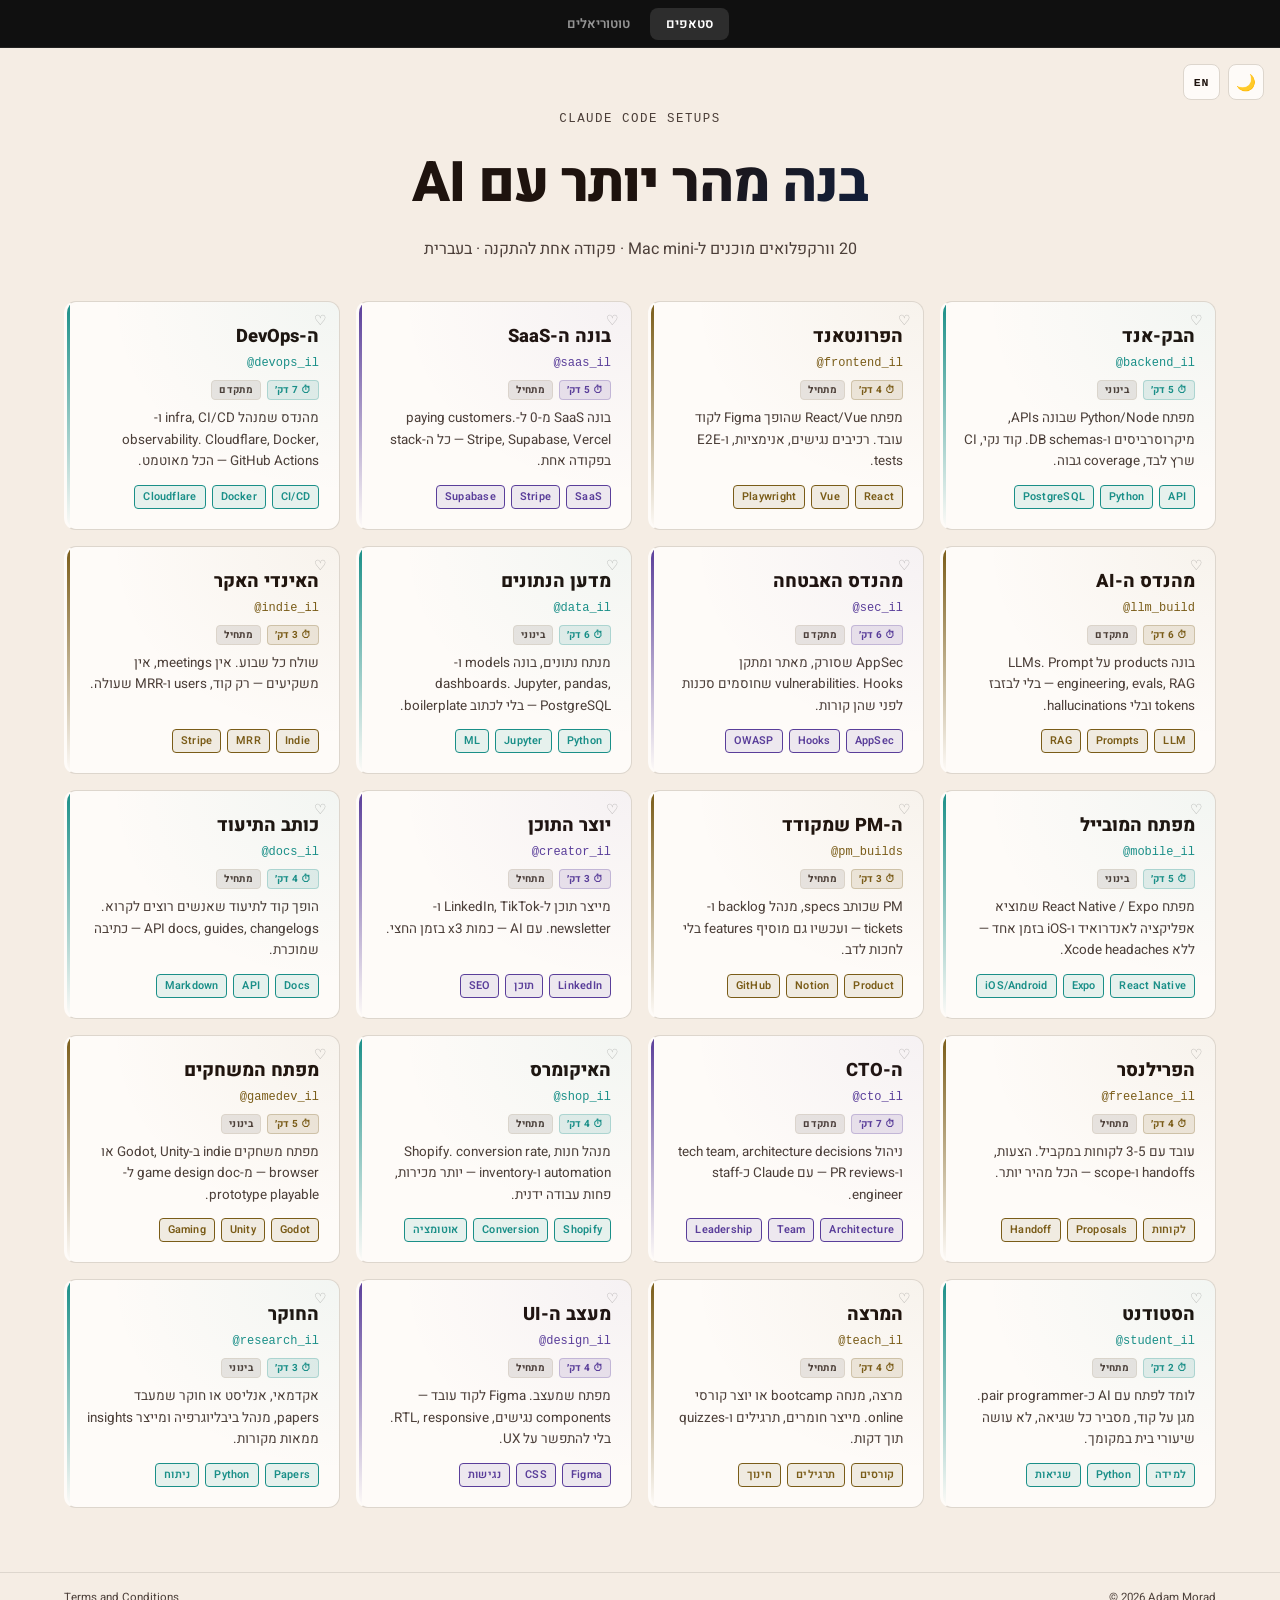
<file: index.html>
<!doctype html>
<html lang="he" dir="rtl">
  <head>
    <meta charset="UTF-8" />
    <meta name="viewport" content="width=device-width, initial-scale=1.0" />
    <title>Claude Code Setups — לבוני הוייב</title>
    <meta
      name="description"
      content="20 וורקפלואים מוכנים ל-Claude Code על Mac mini. פקודה אחת להתקנה."
    />

    <!-- Open Graph -->
    <meta property="og:type" content="website" />
    <meta property="og:title" content="Claude Code Setups — לבוני הוייב" />
    <meta
      property="og:description"
      content="20 וורקפלואים מוכנים ל-Claude Code על Mac mini. פקודה אחת להתקנה. בעברית."
    />
    <meta
      property="og:url"
      content="https://adamorad.github.io/claude-code-setups/"
    />
    <meta property="og:site_name" content="Claude Code Setups" />
    <meta property="og:locale" content="he_IL" />

    <!-- Twitter / X -->
    <meta name="twitter:card" content="summary_large_image" />
    <meta name="twitter:title" content="Claude Code Setups — לבוני הוייב" />
    <meta
      name="twitter:description"
      content="20 וורקפלואים מוכנים ל-Claude Code על Mac mini. פקודה אחת להתקנה."
    />

    <!-- PWA -->
    <link rel="manifest" href="manifest.json" />
    <meta name="theme-color" content="#140b06" />
    <meta name="apple-mobile-web-app-capable" content="yes" />
    <meta
      name="apple-mobile-web-app-status-bar-style"
      content="black-translucent"
    />

    <!-- JSON-LD -->
    <script type="application/ld+json">
      {
        "@context": "https://schema.org",
        "@type": "WebApplication",
        "name": "Claude Code Setups",
        "description": "20 וורקפלואים מוכנים ל-Claude Code על Mac mini",
        "url": "https://adamorad.github.io/claude-code-setups/",
        "applicationCategory": "DeveloperApplication",
        "operatingSystem": "macOS",
        "offers": { "@type": "Offer", "price": "0", "priceCurrency": "USD" },
        "author": {
          "@type": "Person",
          "name": "Adam Morad",
          "url": "https://www.linkedin.com/in/adam-morad/"
        }
      }
    </script>

    <link rel="preconnect" href="https://fonts.googleapis.com" />
    <link rel="preconnect" href="https://fonts.gstatic.com" crossorigin />
    <link
      href="https://fonts.googleapis.com/css2?family=Heebo:wght@400;600;700;800&display=swap"
      rel="stylesheet"
    />
    <link rel="stylesheet" href="css/style.css" />
  </head>
  <body>
    <a href="#grid" class="skip-link">דלג לתוכן</a>
    <nav class="top-nav" aria-label="ניווט ראשי">
      <div class="top-nav-links">
        <a
          href="#grid"
          class="top-nav-link top-nav-link--active"
          id="nav-link-setups"
          >סטאפים</a
        >
        <a
          href="tutorials/index.html"
          class="top-nav-link"
          id="nav-link-tutorials"
          >טוטוריאלים</a
        >
      </div>
    </nav>
    <header>
      <div class="header-controls" role="toolbar" aria-label="בקרות תצוגה">
        <button
          class="theme-toggle"
          id="theme-toggle"
          aria-label="החלף מצב תצוגה"
          aria-pressed="false"
        >
          <span class="theme-icon" aria-hidden="true">🌙</span>
        </button>
        <button
          class="lang-toggle"
          id="lang-toggle"
          aria-label="Switch to English"
          aria-pressed="false"
        >
          EN
        </button>
      </div>
      <div class="header-label">Claude Code Setups</div>
      <h1>בנה מהר יותר עם AI</h1>
      <p>
        20 וורקפלואים מוכנים ל-Mac mini &middot; פקודה אחת להתקנה &middot;
        בעברית
      </p>
    </header>

    <main>
      <div id="grid">
        <div class="skeleton" aria-hidden="true"></div>
        <div class="skeleton" aria-hidden="true"></div>
        <div class="skeleton" aria-hidden="true"></div>
        <div class="skeleton" aria-hidden="true"></div>
        <div class="skeleton" aria-hidden="true"></div>
        <div class="skeleton" aria-hidden="true"></div>
        <div class="skeleton" aria-hidden="true"></div>
        <div class="skeleton" aria-hidden="true"></div>
        <div class="skeleton" aria-hidden="true"></div>
        <div class="skeleton" aria-hidden="true"></div>
        <div class="skeleton" aria-hidden="true"></div>
        <div class="skeleton" aria-hidden="true"></div>
        <div class="skeleton" aria-hidden="true"></div>
        <div class="skeleton" aria-hidden="true"></div>
        <div class="skeleton" aria-hidden="true"></div>
        <div class="skeleton" aria-hidden="true"></div>
        <div class="skeleton" aria-hidden="true"></div>
        <div class="skeleton" aria-hidden="true"></div>
        <div class="skeleton" aria-hidden="true"></div>
        <div class="skeleton" aria-hidden="true"></div>
      </div>
    </main>

    <div
      id="modal"
      role="dialog"
      aria-modal="true"
      aria-labelledby="modal-title"
    >
      <div id="modal-content"></div>
    </div>

    <footer>
      <div class="footer-inner">
        <span class="footer-copy">© 2026 Adam Morad</span>
        <a href="terms.html" class="footer-link">Terms and Conditions</a>
      </div>
    </footer>

    <script src="js/main.js"></script>
  </body>
</html>
</file>
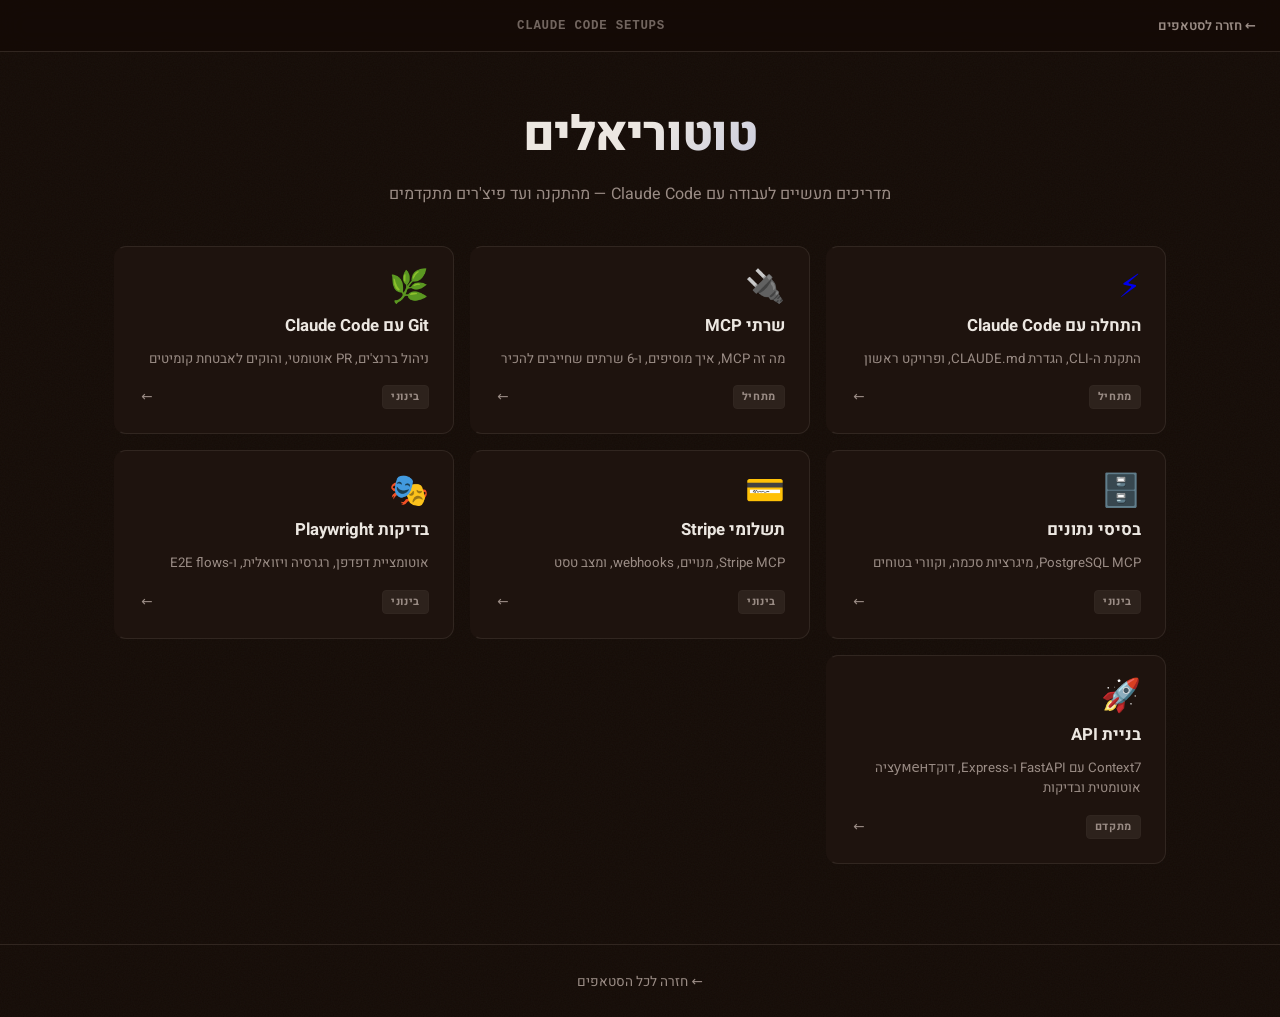
<file: tutorials/index.html>
<!doctype html>
<html lang="he" dir="rtl">
  <head>
    <meta charset="UTF-8" />
    <meta name="viewport" content="width=device-width, initial-scale=1.0" />
    <title>טוטוריאלים — Claude Code Setups</title>
    <meta
      name="description"
      content="מדריכים מעשיים ל-Claude Code: התקנה, MCP, Git, בסיסי נתונים, Stripe, Playwright ועוד."
    />
    <link rel="preconnect" href="https://fonts.googleapis.com" />
    <link rel="preconnect" href="https://fonts.gstatic.com" crossorigin />
    <link
      href="https://fonts.googleapis.com/css2?family=Heebo:wght@400;600;700;800&display=swap"
      rel="stylesheet"
    />
    <link rel="stylesheet" href="../css/style.css" />
    <link rel="stylesheet" href="tutorial.css" />
  </head>
  <body>
    <a href="#content" class="skip-link">דלג לתוכן</a>
    <nav class="hub-nav" aria-label="ניווט ראשי">
      <a href="../index.html">← חזרה לסטאפים</a>
      <span class="hub-nav-title">Claude Code Setups</span>
      <span></span>
    </nav>
    <main id="content">
      <div class="tutorials-hub">
        <header class="hub-header">
          <h1>טוטוריאלים</h1>
          <p>
            מדריכים מעשיים לעבודה עם Claude Code — מהתקנה ועד פיצ'רים מתקדמים
          </p>
        </header>
        <div class="tutorial-grid">
          <a href="claude-code.html" class="tutorial-card">
            <div class="card-icon">⚡</div>
            <div class="card-title">התחלה עם Claude Code</div>
            <div class="card-desc">
              התקנת ה-CLI, הגדרת CLAUDE.md, ופרויקט ראשון
            </div>
            <div class="card-footer">
              <span class="card-level">מתחיל</span>
              <span class="card-arrow">←</span>
            </div>
          </a>
          <a href="mcps.html" class="tutorial-card">
            <div class="card-icon">🔌</div>
            <div class="card-title">שרתי MCP</div>
            <div class="card-desc">
              מה זה MCP, איך מוסיפים, ו-6 שרתים שחייבים להכיר
            </div>
            <div class="card-footer">
              <span class="card-level">מתחיל</span>
              <span class="card-arrow">←</span>
            </div>
          </a>
          <a href="git.html" class="tutorial-card">
            <div class="card-icon">🌿</div>
            <div class="card-title">Git עם Claude Code</div>
            <div class="card-desc">
              ניהול ברנצ'ים, PR אוטומטי, והוקים לאבטחת קומיטים
            </div>
            <div class="card-footer">
              <span class="card-level">בינוני</span>
              <span class="card-arrow">←</span>
            </div>
          </a>
          <a href="databases.html" class="tutorial-card">
            <div class="card-icon">🗄️</div>
            <div class="card-title">בסיסי נתונים</div>
            <div class="card-desc">
              PostgreSQL MCP, מיגרציות סכמה, וקוורי בטוחים
            </div>
            <div class="card-footer">
              <span class="card-level">בינוני</span>
              <span class="card-arrow">←</span>
            </div>
          </a>
          <a href="stripe.html" class="tutorial-card">
            <div class="card-icon">💳</div>
            <div class="card-title">תשלומי Stripe</div>
            <div class="card-desc">Stripe MCP, מנויים, webhooks, ומצב טסט</div>
            <div class="card-footer">
              <span class="card-level">בינוני</span>
              <span class="card-arrow">←</span>
            </div>
          </a>
          <a href="playwright.html" class="tutorial-card">
            <div class="card-icon">🎭</div>
            <div class="card-title">בדיקות Playwright</div>
            <div class="card-desc">
              אוטומציית דפדפן, רגרסיה ויזואלית, ו-E2E flows
            </div>
            <div class="card-footer">
              <span class="card-level">בינוני</span>
              <span class="card-arrow">←</span>
            </div>
          </a>
          <a href="apis.html" class="tutorial-card">
            <div class="card-icon">🚀</div>
            <div class="card-title">בניית API</div>
            <div class="card-desc">
              Context7 עם FastAPI ו-Express, דוקументציה אוטומטית ובדיקות
            </div>
            <div class="card-footer">
              <span class="card-level">מתקדם</span>
              <span class="card-arrow">←</span>
            </div>
          </a>
        </div>
      </div>
    </main>
    <footer class="tutorial-footer">
      <a href="../index.html">← חזרה לכל הסטאפים</a>
    </footer>
  </body>
</html>
</file>
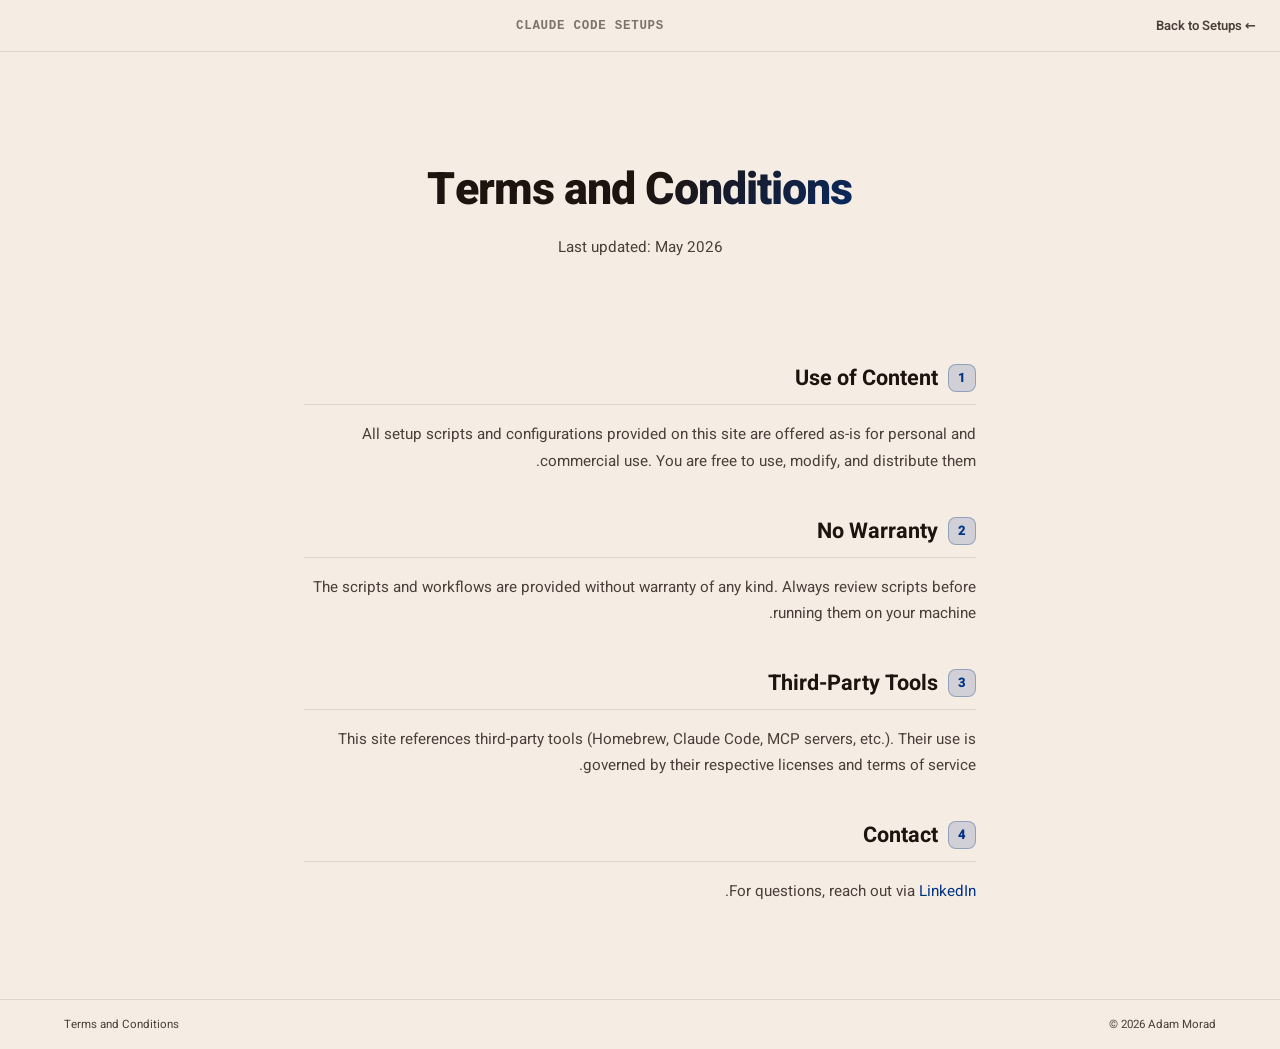
<file: terms.html>
<!doctype html>
<html lang="en">
  <head>
    <meta charset="UTF-8" />
    <meta name="viewport" content="width=device-width, initial-scale=1.0" />
    <title>Terms and Conditions — Claude Code Setups</title>
    <link rel="preconnect" href="https://fonts.googleapis.com" />
    <link rel="preconnect" href="https://fonts.gstatic.com" crossorigin />
    <link
      href="https://fonts.googleapis.com/css2?family=Heebo:wght@400;600;700;800&display=swap"
      rel="stylesheet"
    />
    <link rel="stylesheet" href="css/style.css" />
    <link rel="stylesheet" href="tutorials/tutorial.css" />
  </head>
  <body>
    <nav class="tutorial-nav" aria-label="Navigation">
      <a href="index.html" class="nav-back">← Back to Setups</a>
      <span class="nav-title">Claude Code Setups</span>
      <span></span>
    </nav>
    <main id="content">
      <article class="tutorial-article">
        <header class="tutorial-header">
          <h1>Terms and Conditions</h1>
          <p class="tutorial-lead">Last updated: May 2026</p>
        </header>

        <h2>Use of Content</h2>
        <p>
          All setup scripts and configurations provided on this site are offered
          as-is for personal and commercial use. You are free to use, modify,
          and distribute them.
        </p>

        <h2>No Warranty</h2>
        <p>
          The scripts and workflows are provided without warranty of any kind.
          Always review scripts before running them on your machine.
        </p>

        <h2>Third-Party Tools</h2>
        <p>
          This site references third-party tools (Homebrew, Claude Code, MCP
          servers, etc.). Their use is governed by their respective licenses and
          terms of service.
        </p>

        <h2>Contact</h2>
        <p>
          For questions, reach out via
          <a href="https://www.linkedin.com/in/adam-morad/">LinkedIn</a>.
        </p>
      </article>
    </main>
    <footer>
      <div class="footer-inner">
        <span class="footer-copy">© 2026 Adam Morad</span>
        <a href="terms.html" class="footer-link">Terms and Conditions</a>
      </div>
    </footer>
    <script>
      const saved = localStorage.getItem("theme");
      if (saved) document.documentElement.setAttribute("data-theme", saved);
    </script>
  </body>
</html>
</file>
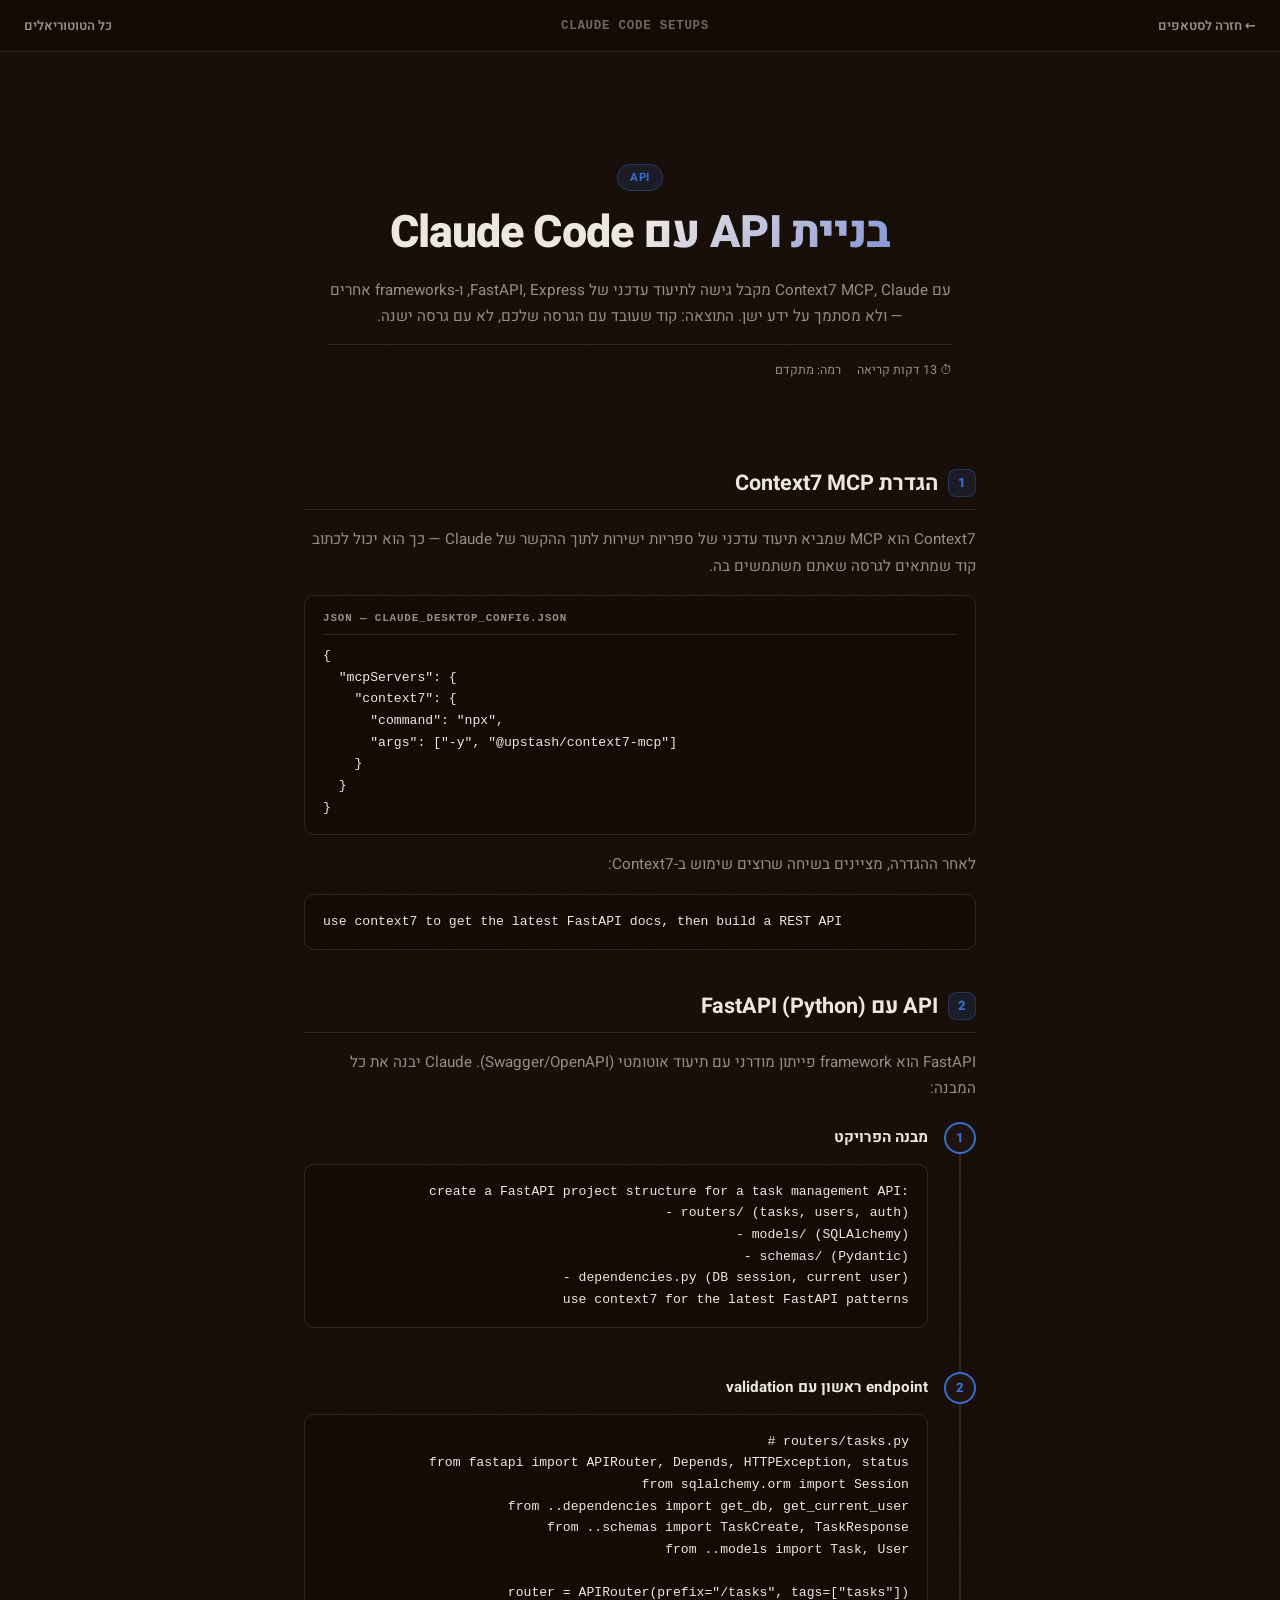
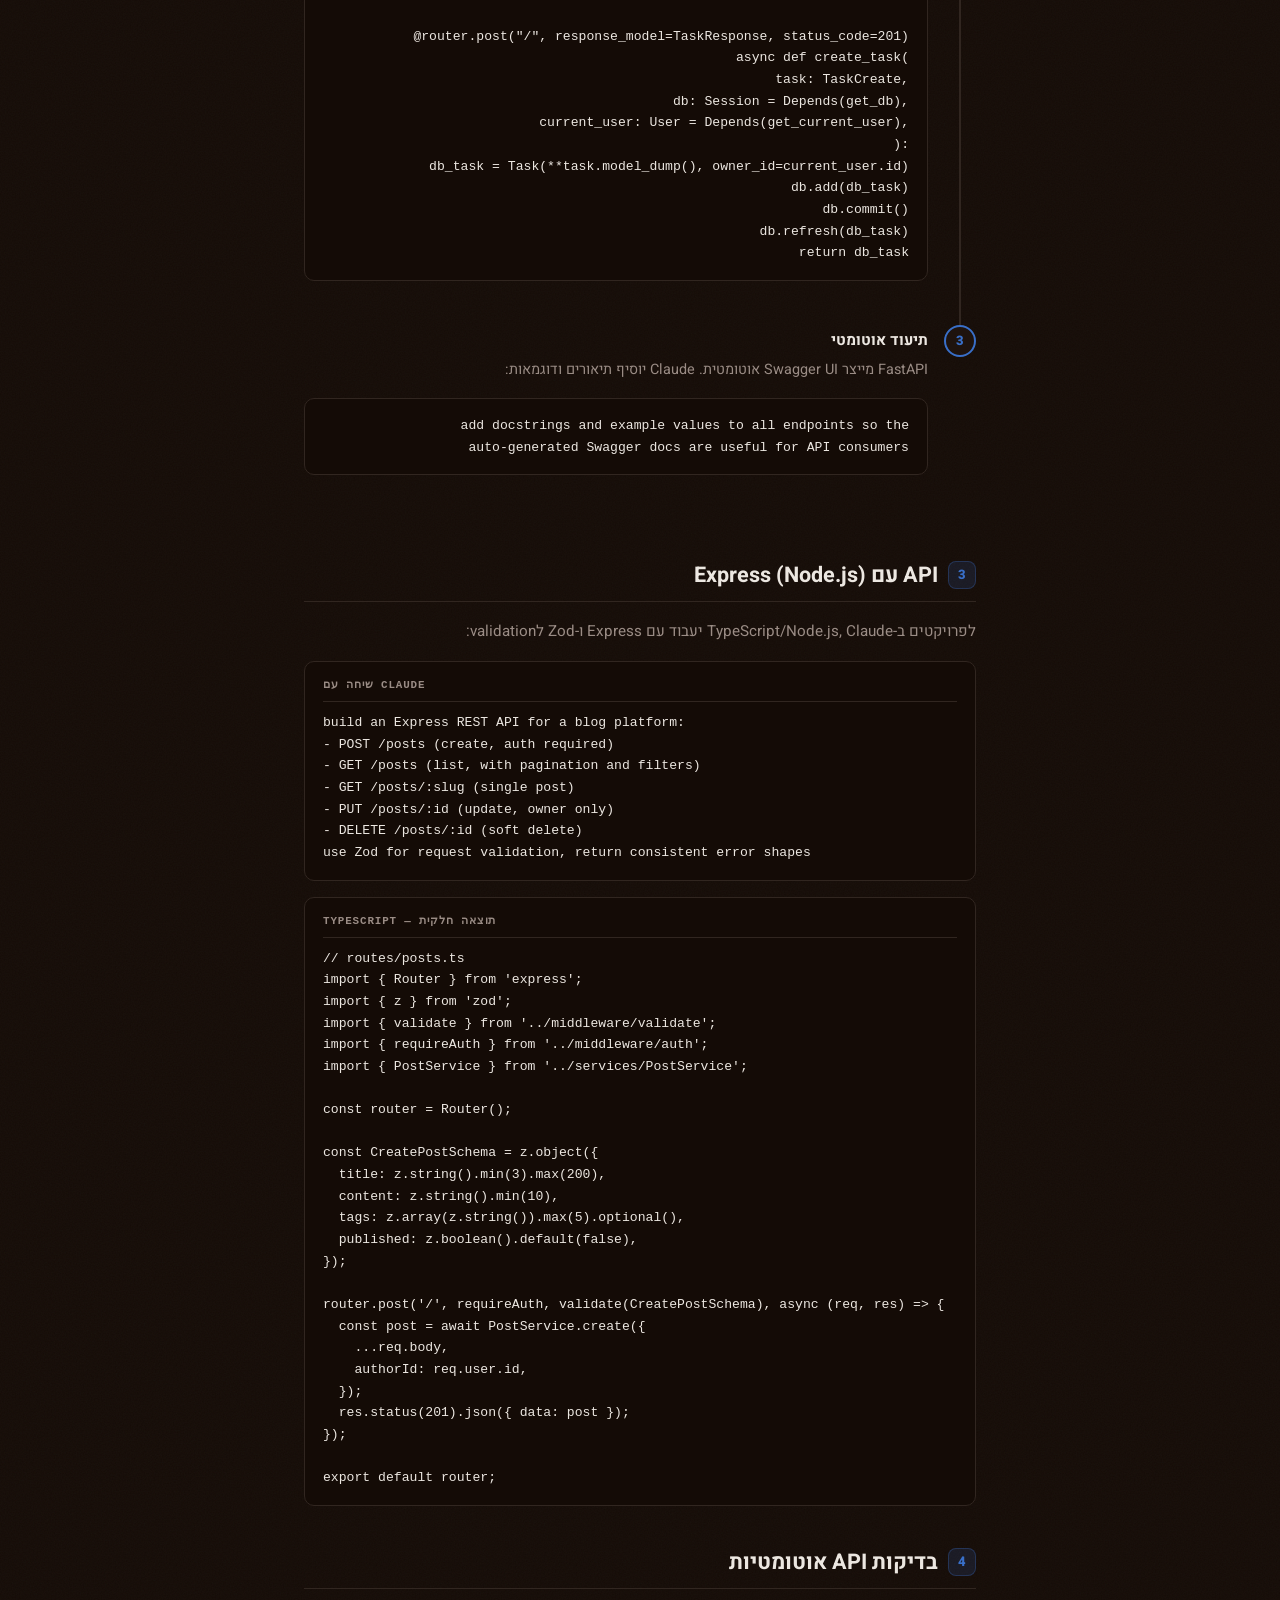
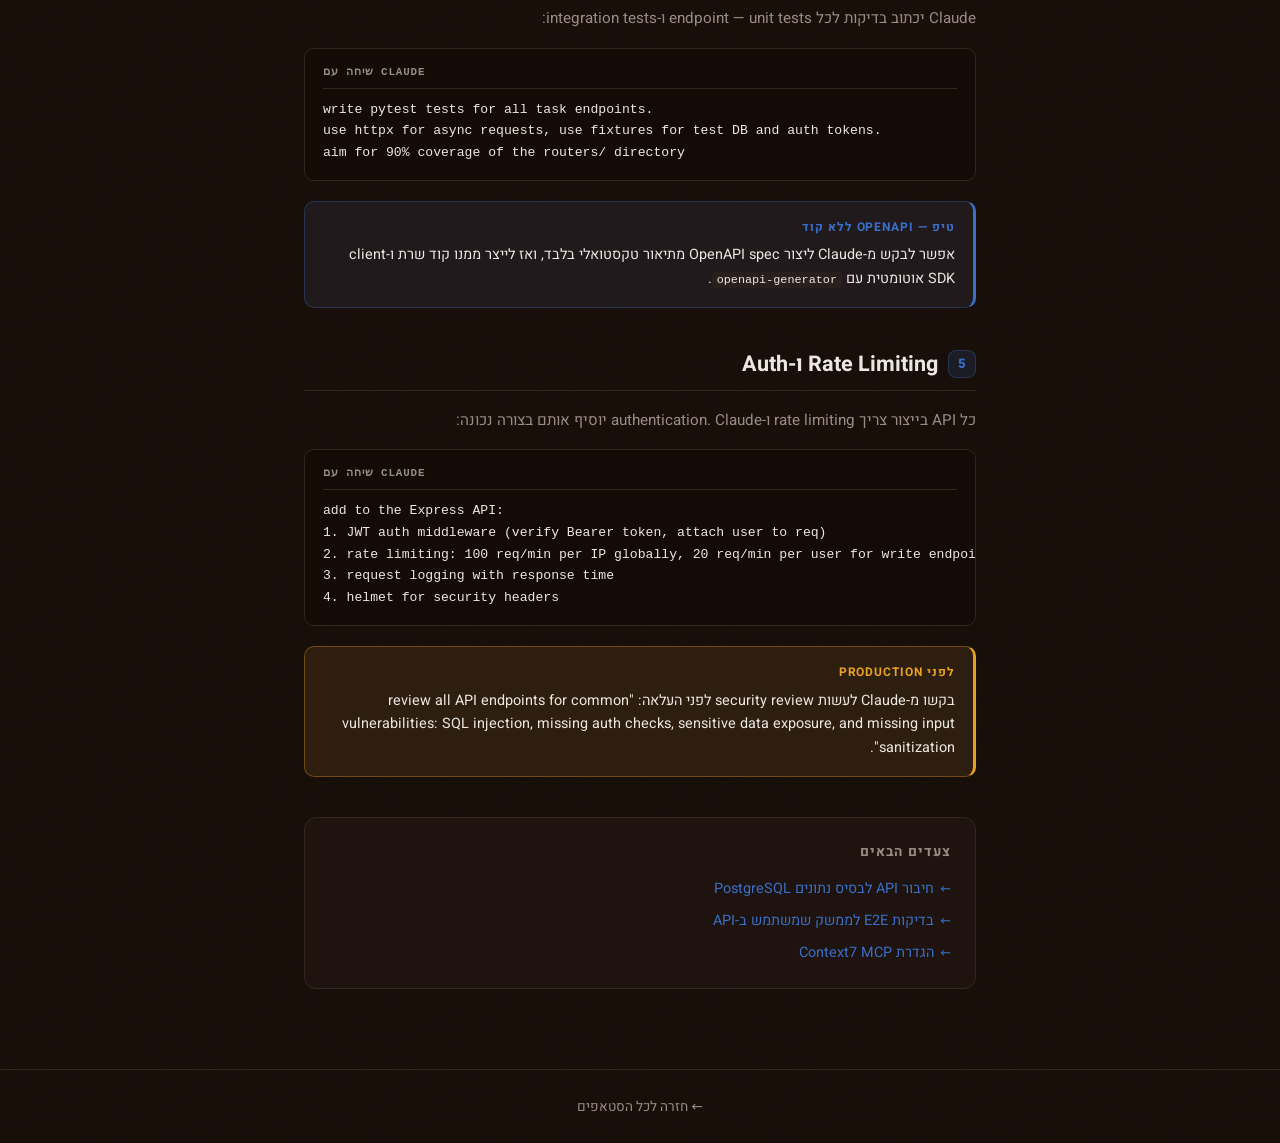
<file: tutorials/apis.html>
<!doctype html>
<html lang="he" dir="rtl">
  <head>
    <meta charset="UTF-8" />
    <meta name="viewport" content="width=device-width, initial-scale=1.0" />
    <title>בניית API — Claude Code Setups</title>
    <meta
      name="description"
      content="בניית API עם Claude Code: Context7 לתיעוד עדכני, FastAPI ו-Express, דוקומנטציה אוטומטית ובדיקות."
    />
    <link rel="preconnect" href="https://fonts.googleapis.com" />
    <link rel="preconnect" href="https://fonts.gstatic.com" crossorigin />
    <link
      href="https://fonts.googleapis.com/css2?family=Heebo:wght@400;600;700;800&display=swap"
      rel="stylesheet"
    />
    <link rel="stylesheet" href="../css/style.css" />
    <link rel="stylesheet" href="tutorial.css" />
  </head>
  <body>
    <a href="#content" class="skip-link">דלג לתוכן</a>
    <nav class="tutorial-nav" aria-label="ניווט">
      <a href="../index.html" class="nav-back">← חזרה לסטאפים</a>
      <span class="nav-title">Claude Code Setups</span>
      <a href="index.html" class="nav-tutorials">כל הטוטוריאלים</a>
    </nav>
    <main id="content">
      <article class="tutorial-article">
        <header class="tutorial-header">
          <span class="tutorial-badge">API</span>
          <h1>בניית API עם Claude Code</h1>
          <p class="tutorial-lead">
            עם Context7 MCP, Claude מקבל גישה לתיעוד עדכני של FastAPI, Express,
            ו-frameworks אחרים — ולא מסתמך על ידע ישן. התוצאה: קוד שעובד עם
            הגרסה שלכם, לא עם גרסה ישנה.
          </p>
          <div class="tutorial-meta">
            <span>⏱ 13 דקות קריאה</span>
            <span>רמה: מתקדם</span>
          </div>
        </header>

        <h2>הגדרת Context7 MCP</h2>
        <p>
          Context7 הוא MCP שמביא תיעוד עדכני של ספריות ישירות לתוך ההקשר של
          Claude — כך הוא יכול לכתוב קוד שמתאים לגרסה שאתם משתמשים בה.
        </p>
        <div class="code-block">
          <div class="code-block-header">
            <span class="code-lang">json — claude_desktop_config.json</span>
          </div>
          <pre>
{
  "mcpServers": {
    "context7": {
      "command": "npx",
      "args": ["-y", "@upstash/context7-mcp"]
    }
  }
}</pre
          >
        </div>
        <p>לאחר ההגדרה, מציינים בשיחה שרוצים שימוש ב-Context7:</p>
        <div class="code-block">
          <pre>
use context7 to get the latest FastAPI docs, then build a REST API</pre
          >
        </div>

        <h2>API עם FastAPI (Python)</h2>
        <p>
          FastAPI הוא framework פייתון מודרני עם תיעוד אוטומטי
          (Swagger/OpenAPI). Claude יבנה את כל המבנה:
        </p>
        <ol class="step-list">
          <li>
            <div class="step-content">
              <strong>מבנה הפרויקט</strong>
              <div class="code-block">
                <pre>
create a FastAPI project structure for a task management API:
- routers/ (tasks, users, auth)
- models/ (SQLAlchemy)
- schemas/ (Pydantic)
- dependencies.py (DB session, current user)
use context7 for the latest FastAPI patterns</pre
                >
              </div>
            </div>
          </li>
          <li>
            <div class="step-content">
              <strong>endpoint ראשון עם validation</strong>
              <div class="code-block">
                <pre>
# routers/tasks.py
from fastapi import APIRouter, Depends, HTTPException, status
from sqlalchemy.orm import Session
from ..dependencies import get_db, get_current_user
from ..schemas import TaskCreate, TaskResponse
from ..models import Task, User

router = APIRouter(prefix="/tasks", tags=["tasks"])

@router.post("/", response_model=TaskResponse, status_code=201)
async def create_task(
    task: TaskCreate,
    db: Session = Depends(get_db),
    current_user: User = Depends(get_current_user),
):
    db_task = Task(**task.model_dump(), owner_id=current_user.id)
    db.add(db_task)
    db.commit()
    db.refresh(db_task)
    return db_task</pre
                >
              </div>
            </div>
          </li>
          <li>
            <div class="step-content">
              <strong>תיעוד אוטומטי</strong>
              <p>
                FastAPI מייצר Swagger UI אוטומטית. Claude יוסיף תיאורים
                ודוגמאות:
              </p>
              <div class="code-block">
                <pre>
add docstrings and example values to all endpoints so the
auto-generated Swagger docs are useful for API consumers</pre
                >
              </div>
            </div>
          </li>
        </ol>

        <h2>API עם Express (Node.js)</h2>
        <p>
          לפרויקטים ב-TypeScript/Node.js, Claude יעבוד עם Express ו-Zod
          לvalidation:
        </p>
        <div class="code-block">
          <div class="code-block-header">
            <span class="code-lang">שיחה עם claude</span>
          </div>
          <pre>
build an Express REST API for a blog platform:
- POST /posts (create, auth required)
- GET /posts (list, with pagination and filters)
- GET /posts/:slug (single post)
- PUT /posts/:id (update, owner only)
- DELETE /posts/:id (soft delete)
use Zod for request validation, return consistent error shapes</pre
          >
        </div>
        <div class="code-block">
          <div class="code-block-header">
            <span class="code-lang">typescript — תוצאה חלקית</span>
          </div>
          <pre>
// routes/posts.ts
import { Router } from 'express';
import { z } from 'zod';
import { validate } from '../middleware/validate';
import { requireAuth } from '../middleware/auth';
import { PostService } from '../services/PostService';

const router = Router();

const CreatePostSchema = z.object({
  title: z.string().min(3).max(200),
  content: z.string().min(10),
  tags: z.array(z.string()).max(5).optional(),
  published: z.boolean().default(false),
});

router.post('/', requireAuth, validate(CreatePostSchema), async (req, res) => {
  const post = await PostService.create({
    ...req.body,
    authorId: req.user.id,
  });
  res.status(201).json({ data: post });
});

export default router;</pre
          >
        </div>

        <h2>בדיקות API אוטומטיות</h2>
        <p>
          Claude יכתוב בדיקות לכל endpoint — unit tests ו-integration tests:
        </p>
        <div class="code-block">
          <div class="code-block-header">
            <span class="code-lang">שיחה עם claude</span>
          </div>
          <pre>
write pytest tests for all task endpoints.
use httpx for async requests, use fixtures for test DB and auth tokens.
aim for 90% coverage of the routers/ directory</pre
          >
        </div>
        <div class="tip-box">
          <strong>טיפ — OpenAPI ללא קוד</strong>
          אפשר לבקש מ-Claude ליצור OpenAPI spec מתיאור טקסטואלי בלבד, ואז לייצר
          ממנו קוד שרת ו-client SDK אוטומטית עם <code>openapi-generator</code>.
        </div>

        <h2>Rate Limiting ו-Auth</h2>
        <p>
          כל API בייצור צריך rate limiting ו-authentication. Claude יוסיף אותם
          בצורה נכונה:
        </p>
        <div class="code-block">
          <div class="code-block-header">
            <span class="code-lang">שיחה עם claude</span>
          </div>
          <pre>
add to the Express API:
1. JWT auth middleware (verify Bearer token, attach user to req)
2. rate limiting: 100 req/min per IP globally, 20 req/min per user for write endpoints
3. request logging with response time
4. helmet for security headers</pre
          >
        </div>
        <div class="warning-box">
          <strong>לפני Production</strong>
          בקשו מ-Claude לעשות security review לפני העלאה: "review all API
          endpoints for common vulnerabilities: SQL injection, missing auth
          checks, sensitive data exposure, and missing input sanitization".
        </div>

        <div class="next-steps">
          <h3>צעדים הבאים</h3>
          <ul>
            <li>
              <a href="databases.html">חיבור API לבסיס נתונים PostgreSQL</a>
            </li>
            <li><a href="playwright.html">בדיקות E2E לממשק שמשתמש ב-API</a></li>
            <li><a href="mcps.html">הגדרת Context7 MCP</a></li>
          </ul>
        </div>
      </article>
    </main>
    <footer class="tutorial-footer">
      <a href="../index.html">← חזרה לכל הסטאפים</a>
    </footer>
  </body>
</html>
</file>
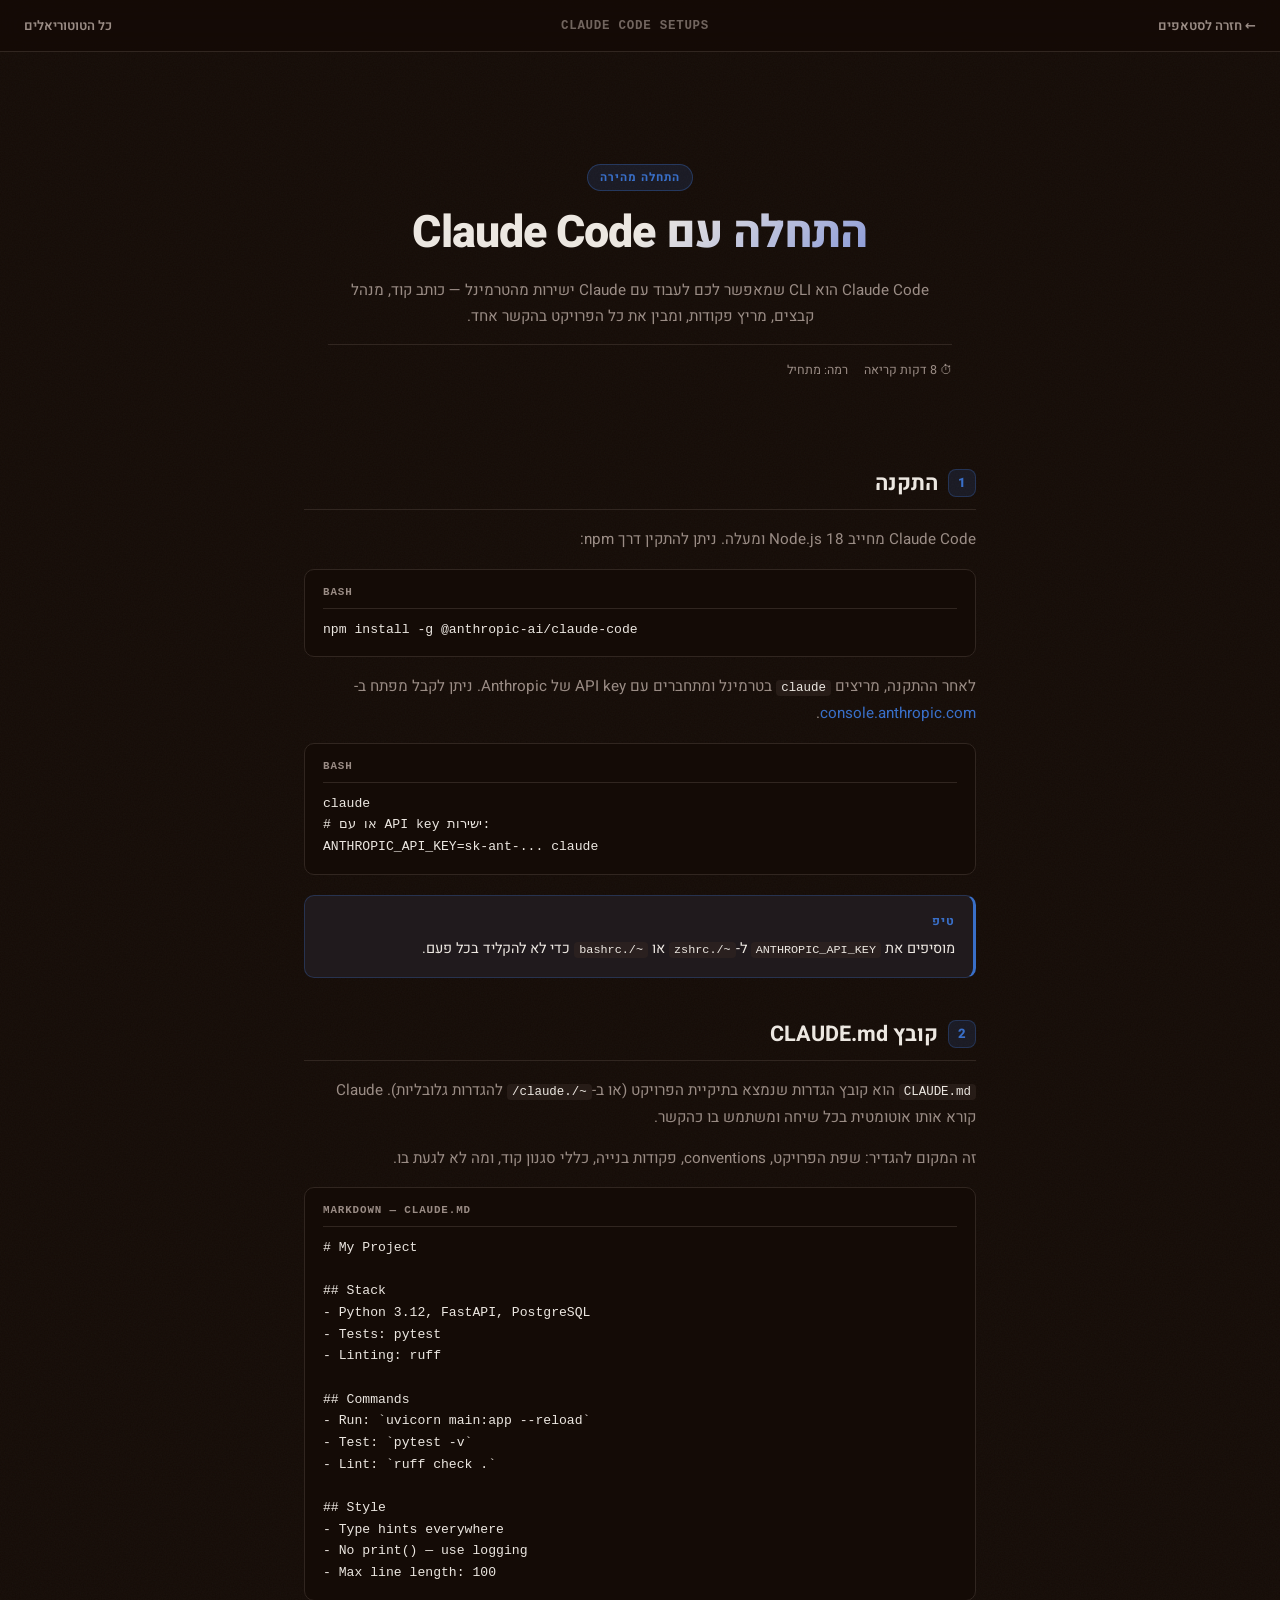
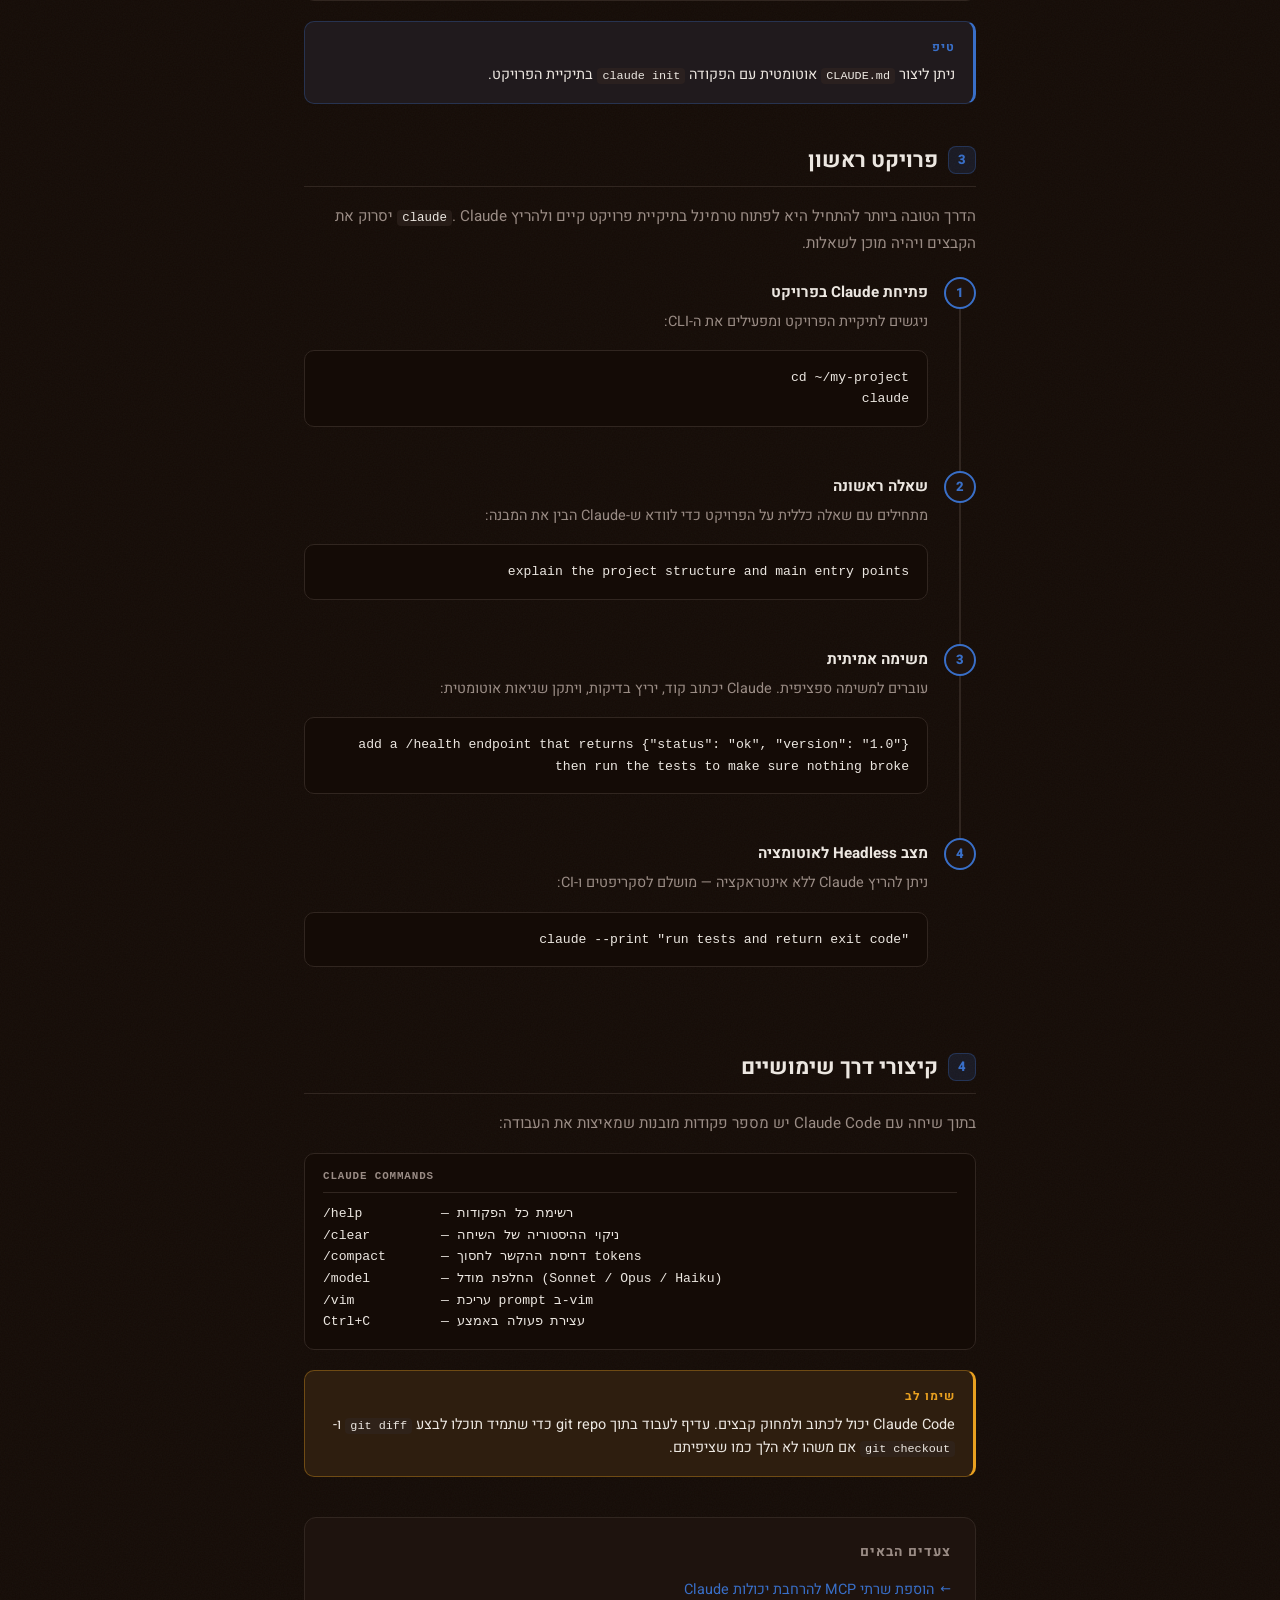
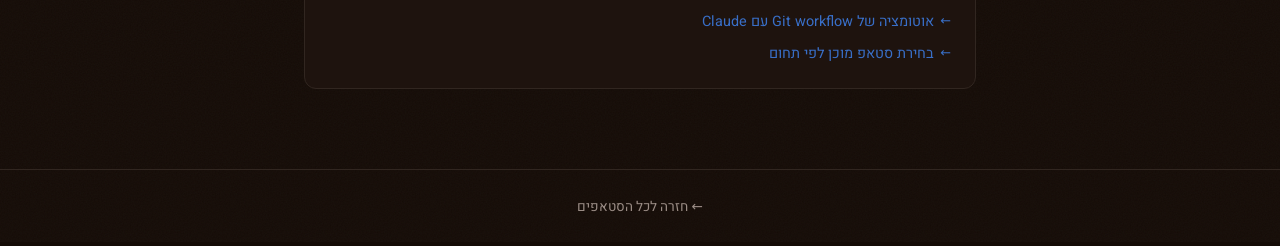
<file: tutorials/claude-code.html>
<!doctype html>
<html lang="he" dir="rtl">
  <head>
    <meta charset="UTF-8" />
    <meta name="viewport" content="width=device-width, initial-scale=1.0" />
    <title>התחלה עם Claude Code — Claude Code Setups</title>
    <meta
      name="description"
      content="מדריך מלא להתקנת Claude Code CLI, הגדרת CLAUDE.md ופרויקט ראשון."
    />
    <link rel="preconnect" href="https://fonts.googleapis.com" />
    <link rel="preconnect" href="https://fonts.gstatic.com" crossorigin />
    <link
      href="https://fonts.googleapis.com/css2?family=Heebo:wght@400;600;700;800&display=swap"
      rel="stylesheet"
    />
    <link rel="stylesheet" href="../css/style.css" />
    <link rel="stylesheet" href="tutorial.css" />
  </head>
  <body>
    <a href="#content" class="skip-link">דלג לתוכן</a>
    <nav class="tutorial-nav" aria-label="ניווט">
      <a href="../index.html" class="nav-back">← חזרה לסטאפים</a>
      <span class="nav-title">Claude Code Setups</span>
      <a href="index.html" class="nav-tutorials">כל הטוטוריאלים</a>
    </nav>
    <main id="content">
      <article class="tutorial-article">
        <header class="tutorial-header">
          <span class="tutorial-badge">התחלה מהירה</span>
          <h1>התחלה עם Claude Code</h1>
          <p class="tutorial-lead">
            Claude Code הוא CLI שמאפשר לכם לעבוד עם Claude ישירות מהטרמינל —
            כותב קוד, מנהל קבצים, מריץ פקודות, ומבין את כל הפרויקט בהקשר אחד.
          </p>
          <div class="tutorial-meta">
            <span>⏱ 8 דקות קריאה</span>
            <span>רמה: מתחיל</span>
          </div>
        </header>

        <h2>התקנה</h2>
        <p>Claude Code מחייב Node.js 18 ומעלה. ניתן להתקין דרך npm:</p>
        <div class="code-block">
          <div class="code-block-header">
            <span class="code-lang">bash</span>
          </div>
          <pre>npm install -g @anthropic-ai/claude-code</pre>
        </div>
        <p>
          לאחר ההתקנה, מריצים <code>claude</code> בטרמינל ומתחברים עם API key של
          Anthropic. ניתן לקבל מפתח ב-<a
            href="https://console.anthropic.com"
            target="_blank"
            rel="noopener"
            >console.anthropic.com</a
          >.
        </p>
        <div class="code-block">
          <div class="code-block-header">
            <span class="code-lang">bash</span>
          </div>
          <pre>
claude
# או עם API key ישירות:
ANTHROPIC_API_KEY=sk-ant-... claude</pre
          >
        </div>
        <div class="tip-box">
          <strong>טיפ</strong>
          מוסיפים את <code>ANTHROPIC_API_KEY</code> ל-<code>~/.zshrc</code> או
          <code>~/.bashrc</code> כדי לא להקליד בכל פעם.
        </div>

        <h2>קובץ CLAUDE.md</h2>
        <p>
          <code>CLAUDE.md</code> הוא קובץ הגדרות שנמצא בתיקיית הפרויקט (או
          ב-<code>~/.claude/</code> להגדרות גלובליות). Claude קורא אותו אוטומטית
          בכל שיחה ומשתמש בו כהקשר.
        </p>
        <p>
          זה המקום להגדיר: שפת הפרויקט, conventions, פקודות בנייה, כללי סגנון
          קוד, ומה לא לגעת בו.
        </p>
        <div class="code-block">
          <div class="code-block-header">
            <span class="code-lang">markdown — CLAUDE.md</span>
          </div>
          <pre>
# My Project

## Stack
- Python 3.12, FastAPI, PostgreSQL
- Tests: pytest
- Linting: ruff

## Commands
- Run: `uvicorn main:app --reload`
- Test: `pytest -v`
- Lint: `ruff check .`

## Style
- Type hints everywhere
- No print() — use logging
- Max line length: 100</pre
          >
        </div>
        <div class="tip-box">
          <strong>טיפ</strong>
          ניתן ליצור <code>CLAUDE.md</code> אוטומטית עם הפקודה
          <code>claude init</code> בתיקיית הפרויקט.
        </div>

        <h2>פרויקט ראשון</h2>
        <p>
          הדרך הטובה ביותר להתחיל היא לפתוח טרמינל בתיקיית פרויקט קיים ולהריץ
          <code>claude</code>. Claude יסרוק את הקבצים ויהיה מוכן לשאלות.
        </p>
        <ol class="step-list">
          <li>
            <div class="step-content">
              <strong>פתיחת Claude בפרויקט</strong>
              <p>ניגשים לתיקיית הפרויקט ומפעילים את ה-CLI:</p>
              <div class="code-block">
                <pre>
cd ~/my-project
claude</pre
                >
              </div>
            </div>
          </li>
          <li>
            <div class="step-content">
              <strong>שאלה ראשונה</strong>
              <p>
                מתחילים עם שאלה כללית על הפרויקט כדי לוודא ש-Claude הבין את
                המבנה:
              </p>
              <div class="code-block">
                <pre>explain the project structure and main entry points</pre>
              </div>
            </div>
          </li>
          <li>
            <div class="step-content">
              <strong>משימה אמיתית</strong>
              <p>
                עוברים למשימה ספציפית. Claude יכתוב קוד, יריץ בדיקות, ויתקן
                שגיאות אוטומטית:
              </p>
              <div class="code-block">
                <pre>
add a /health endpoint that returns {"status": "ok", "version": "1.0"}
then run the tests to make sure nothing broke</pre
                >
              </div>
            </div>
          </li>
          <li>
            <div class="step-content">
              <strong>מצב Headless לאוטומציה</strong>
              <p>ניתן להריץ Claude ללא אינטראקציה — מושלם לסקריפטים ו-CI:</p>
              <div class="code-block">
                <pre>claude --print "run tests and return exit code"</pre>
              </div>
            </div>
          </li>
        </ol>

        <h2>קיצורי דרך שימושיים</h2>
        <p>בתוך שיחה עם Claude Code יש מספר פקודות מובנות שמאיצות את העבודה:</p>
        <div class="code-block">
          <div class="code-block-header">
            <span class="code-lang">claude commands</span>
          </div>
          <pre>
/help          — רשימת כל הפקודות
/clear         — ניקוי ההיסטוריה של השיחה
/compact       — דחיסת ההקשר לחסוך tokens
/model         — החלפת מודל (Sonnet / Opus / Haiku)
/vim           — עריכת prompt ב-vim
Ctrl+C         — עצירת פעולה באמצע</pre
          >
        </div>

        <div class="warning-box">
          <strong>שימו לב</strong>
          Claude Code יכול לכתוב ולמחוק קבצים. עדיף לעבוד בתוך git repo כדי
          שתמיד תוכלו לבצע <code>git diff</code> ו-<code>git checkout</code> אם
          משהו לא הלך כמו שציפיתם.
        </div>

        <div class="next-steps">
          <h3>צעדים הבאים</h3>
          <ul>
            <li><a href="mcps.html">הוספת שרתי MCP להרחבת יכולות Claude</a></li>
            <li><a href="git.html">אוטומציה של Git workflow עם Claude</a></li>
            <li><a href="../index.html">בחירת סטאפ מוכן לפי תחום</a></li>
          </ul>
        </div>
      </article>
    </main>
    <footer class="tutorial-footer">
      <a href="../index.html">← חזרה לכל הסטאפים</a>
    </footer>
  </body>
</html>
</file>
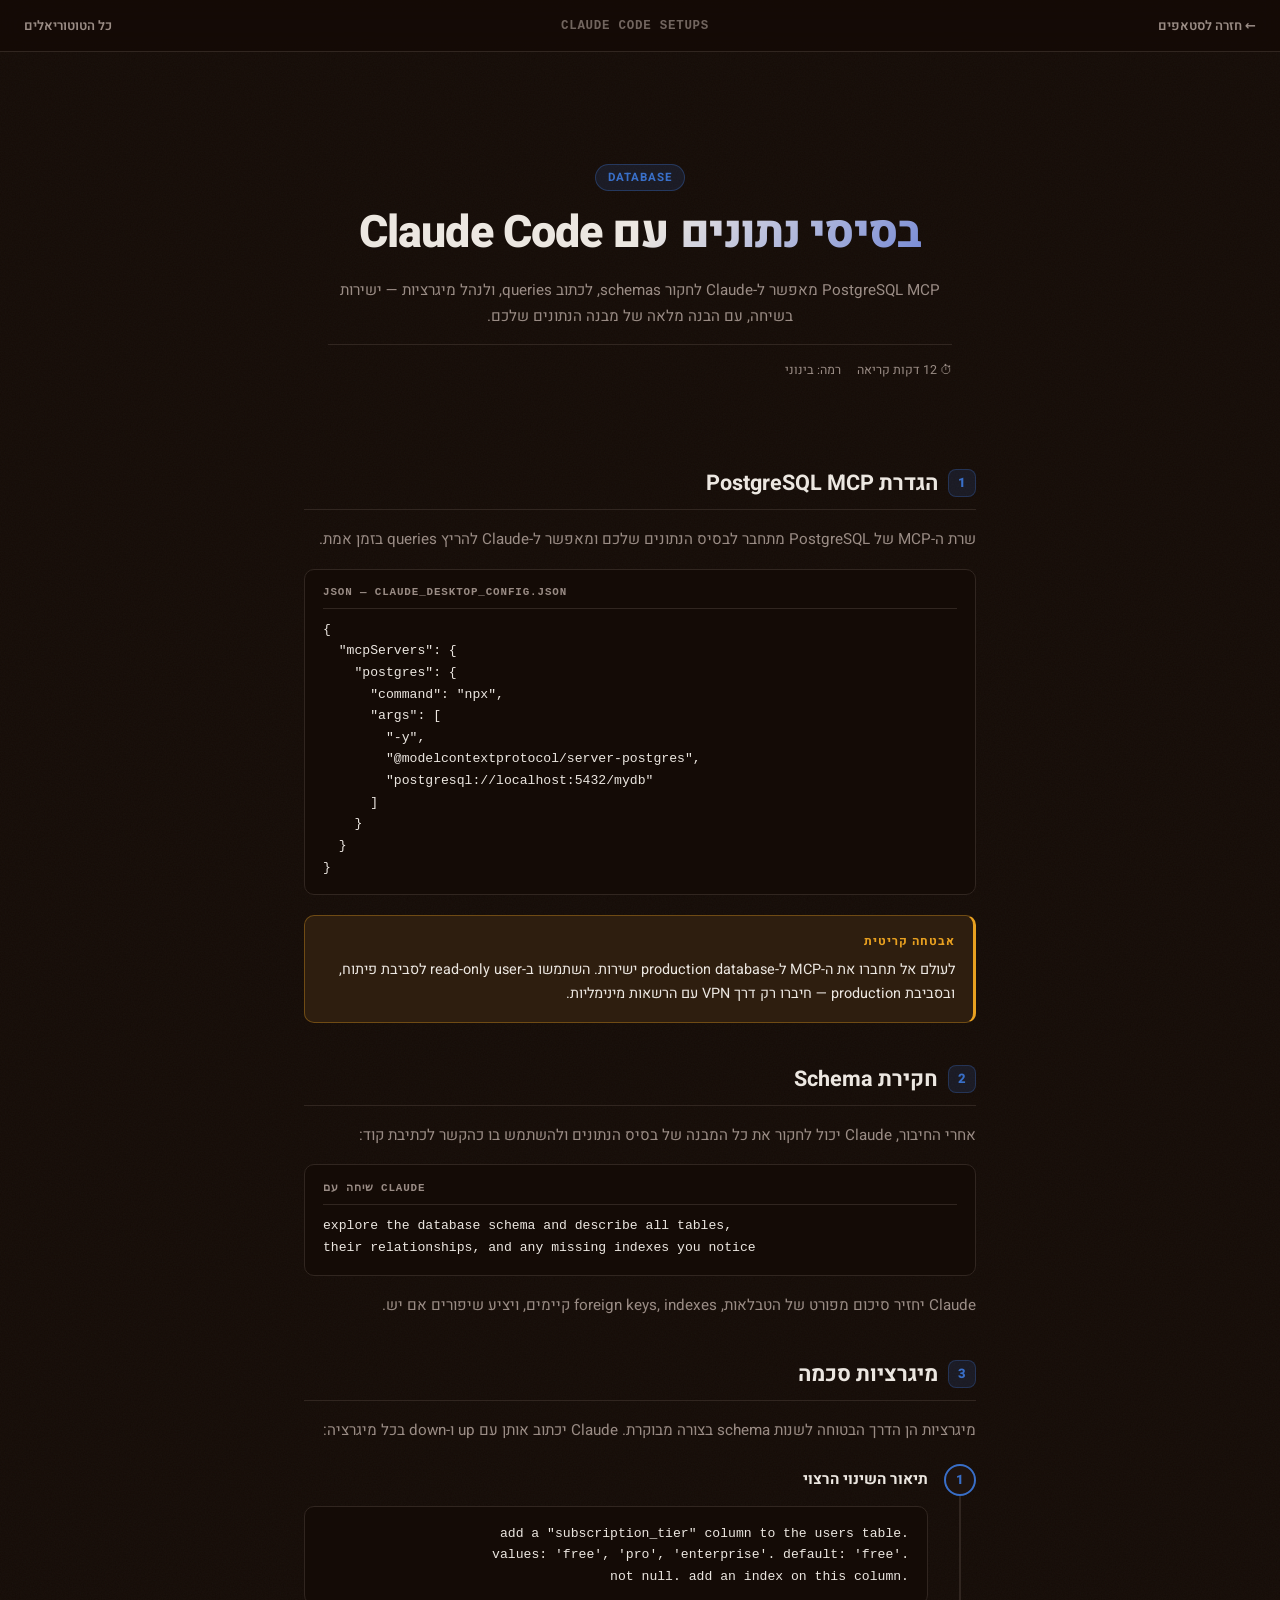
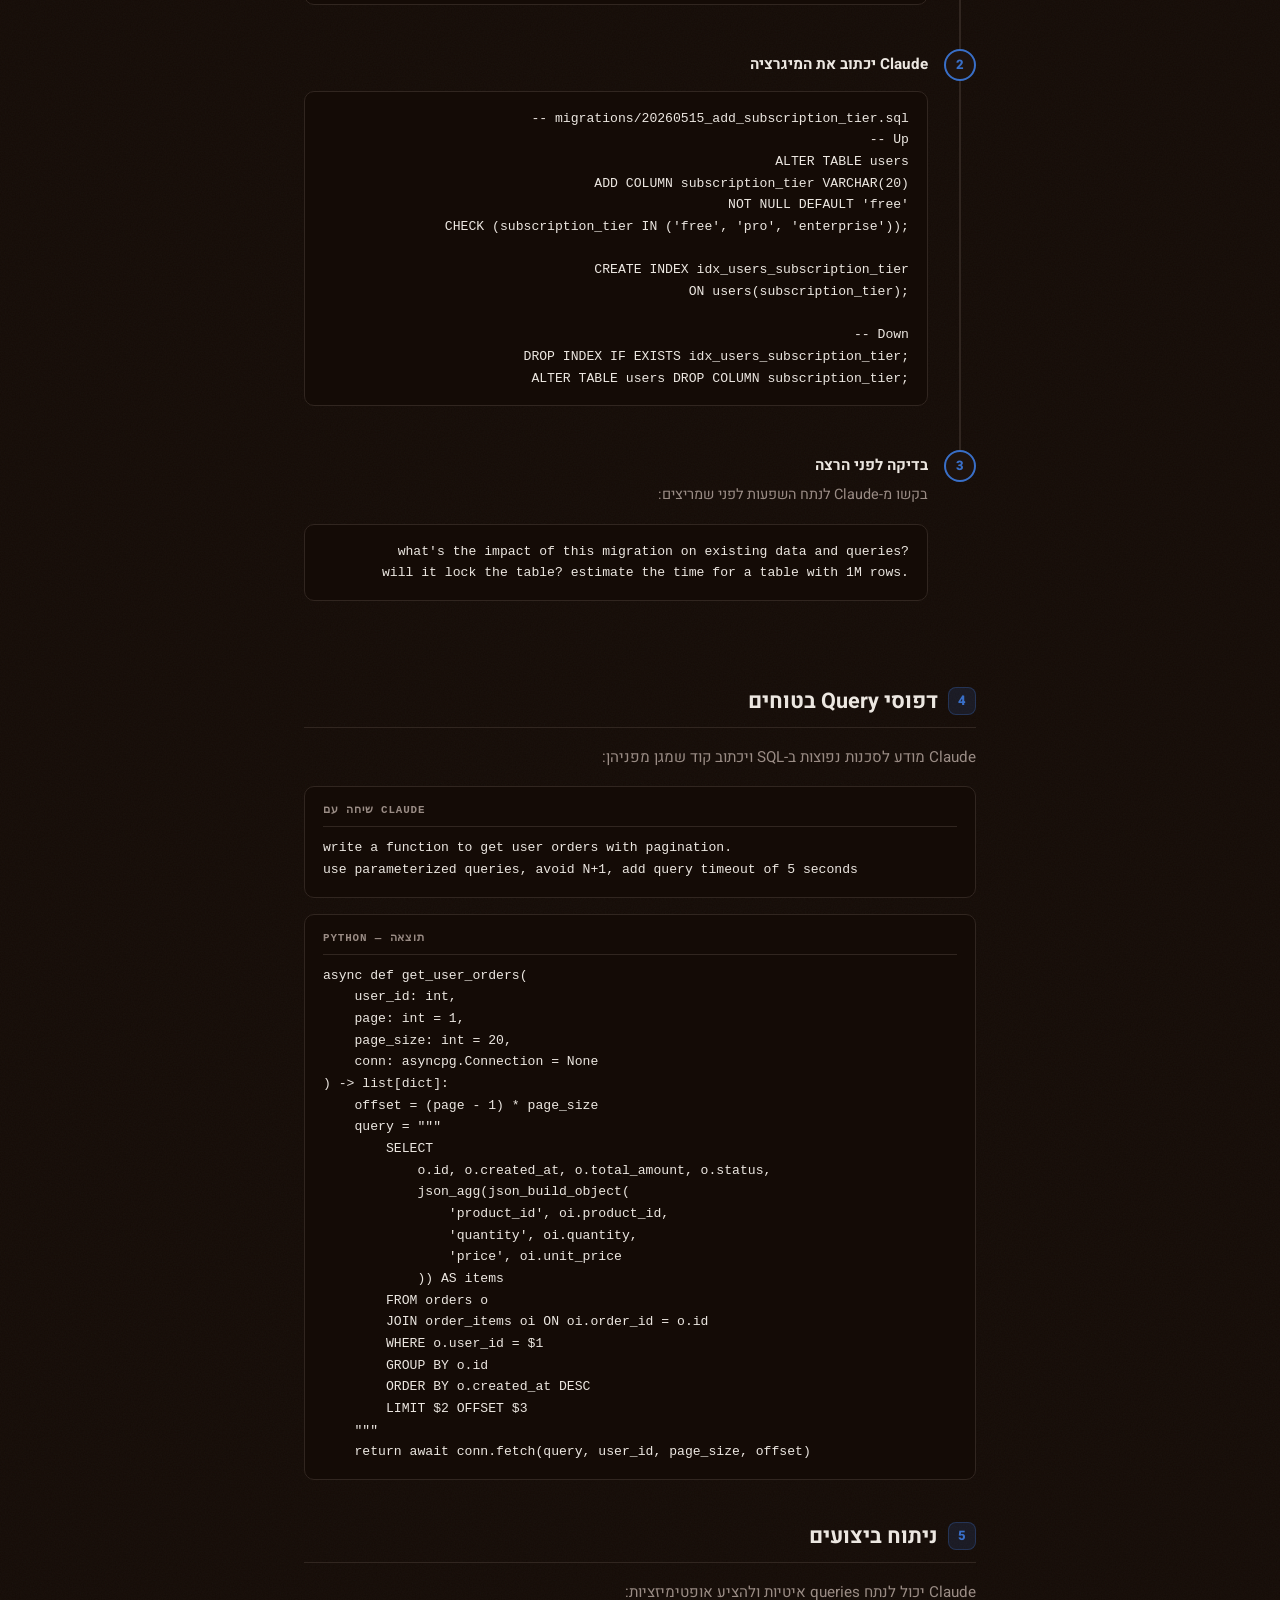
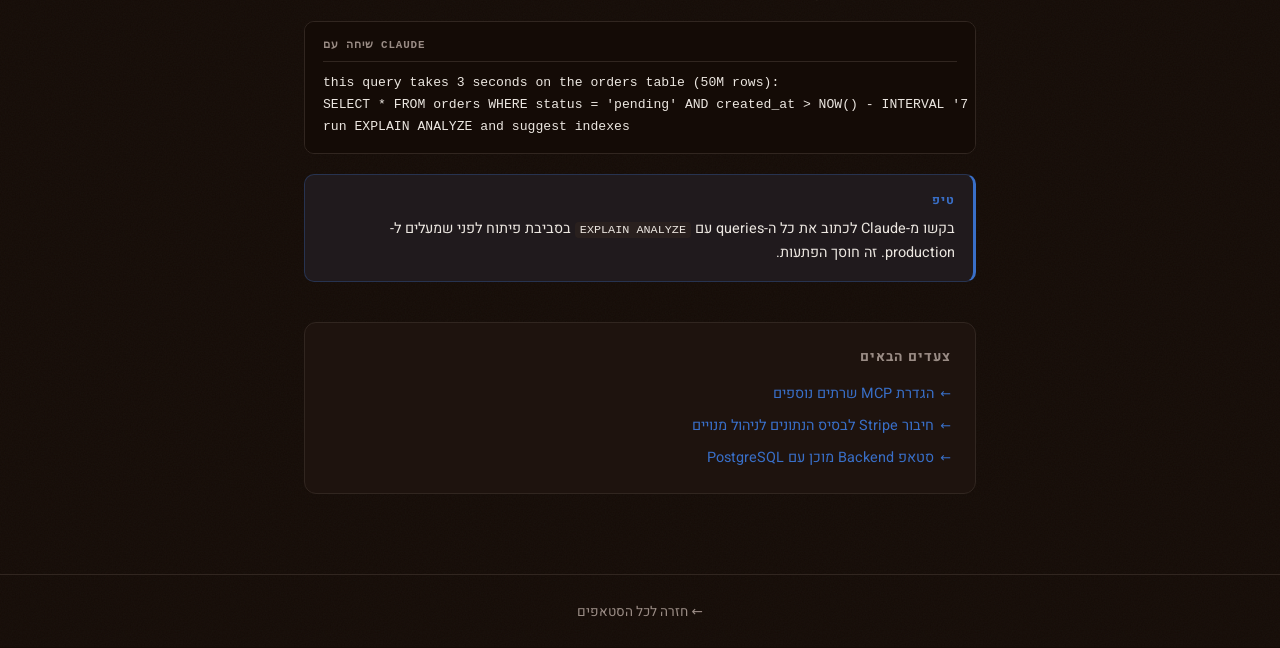
<file: tutorials/databases.html>
<!doctype html>
<html lang="he" dir="rtl">
  <head>
    <meta charset="UTF-8" />
    <meta name="viewport" content="width=device-width, initial-scale=1.0" />
    <title>בסיסי נתונים — Claude Code Setups</title>
    <meta
      name="description"
      content="PostgreSQL MCP עם Claude Code: מיגרציות סכמה, query בטוח, ו-schema exploration."
    />
    <link rel="preconnect" href="https://fonts.googleapis.com" />
    <link rel="preconnect" href="https://fonts.gstatic.com" crossorigin />
    <link
      href="https://fonts.googleapis.com/css2?family=Heebo:wght@400;600;700;800&display=swap"
      rel="stylesheet"
    />
    <link rel="stylesheet" href="../css/style.css" />
    <link rel="stylesheet" href="tutorial.css" />
  </head>
  <body>
    <a href="#content" class="skip-link">דלג לתוכן</a>
    <nav class="tutorial-nav" aria-label="ניווט">
      <a href="../index.html" class="nav-back">← חזרה לסטאפים</a>
      <span class="nav-title">Claude Code Setups</span>
      <a href="index.html" class="nav-tutorials">כל הטוטוריאלים</a>
    </nav>
    <main id="content">
      <article class="tutorial-article">
        <header class="tutorial-header">
          <span class="tutorial-badge">Database</span>
          <h1>בסיסי נתונים עם Claude Code</h1>
          <p class="tutorial-lead">
            PostgreSQL MCP מאפשר ל-Claude לחקור schemas, לכתוב queries, ולנהל
            מיגרציות — ישירות בשיחה, עם הבנה מלאה של מבנה הנתונים שלכם.
          </p>
          <div class="tutorial-meta">
            <span>⏱ 12 דקות קריאה</span>
            <span>רמה: בינוני</span>
          </div>
        </header>

        <h2>הגדרת PostgreSQL MCP</h2>
        <p>
          שרת ה-MCP של PostgreSQL מתחבר לבסיס הנתונים שלכם ומאפשר ל-Claude להריץ
          queries בזמן אמת.
        </p>
        <div class="code-block">
          <div class="code-block-header">
            <span class="code-lang">json — claude_desktop_config.json</span>
          </div>
          <pre>
{
  "mcpServers": {
    "postgres": {
      "command": "npx",
      "args": [
        "-y",
        "@modelcontextprotocol/server-postgres",
        "postgresql://localhost:5432/mydb"
      ]
    }
  }
}</pre
          >
        </div>
        <div class="warning-box">
          <strong>אבטחה קריטית</strong>
          לעולם אל תחברו את ה-MCP ל-production database ישירות. השתמשו
          ב-read-only user לסביבת פיתוח, ובסביבת production — חיברו רק דרך VPN
          עם הרשאות מינימליות.
        </div>

        <h2>חקירת Schema</h2>
        <p>
          אחרי החיבור, Claude יכול לחקור את כל המבנה של בסיס הנתונים ולהשתמש בו
          כהקשר לכתיבת קוד:
        </p>
        <div class="code-block">
          <div class="code-block-header">
            <span class="code-lang">שיחה עם claude</span>
          </div>
          <pre>
explore the database schema and describe all tables,
their relationships, and any missing indexes you notice</pre
          >
        </div>
        <p>
          Claude יחזיר סיכום מפורט של הטבלאות, foreign keys, indexes קיימים,
          ויציע שיפורים אם יש.
        </p>

        <h2>מיגרציות סכמה</h2>
        <p>
          מיגרציות הן הדרך הבטוחה לשנות schema בצורה מבוקרת. Claude יכתוב אותן
          עם up ו-down בכל מיגרציה:
        </p>
        <ol class="step-list">
          <li>
            <div class="step-content">
              <strong>תיאור השינוי הרצוי</strong>
              <div class="code-block">
                <pre>
add a "subscription_tier" column to the users table.
values: 'free', 'pro', 'enterprise'. default: 'free'.
not null. add an index on this column.</pre
                >
              </div>
            </div>
          </li>
          <li>
            <div class="step-content">
              <strong>Claude יכתוב את המיגרציה</strong>
              <div class="code-block">
                <pre>
-- migrations/20260515_add_subscription_tier.sql
-- Up
ALTER TABLE users
  ADD COLUMN subscription_tier VARCHAR(20)
    NOT NULL DEFAULT 'free'
    CHECK (subscription_tier IN ('free', 'pro', 'enterprise'));

CREATE INDEX idx_users_subscription_tier
  ON users(subscription_tier);

-- Down
DROP INDEX IF EXISTS idx_users_subscription_tier;
ALTER TABLE users DROP COLUMN subscription_tier;</pre
                >
              </div>
            </div>
          </li>
          <li>
            <div class="step-content">
              <strong>בדיקה לפני הרצה</strong>
              <p>בקשו מ-Claude לנתח השפעות לפני שמריצים:</p>
              <div class="code-block">
                <pre>
what's the impact of this migration on existing data and queries?
will it lock the table? estimate the time for a table with 1M rows.</pre
                >
              </div>
            </div>
          </li>
        </ol>

        <h2>דפוסי Query בטוחים</h2>
        <p>Claude מודע לסכנות נפוצות ב-SQL ויכתוב קוד שמגן מפניהן:</p>
        <div class="code-block">
          <div class="code-block-header">
            <span class="code-lang">שיחה עם claude</span>
          </div>
          <pre>
write a function to get user orders with pagination.
use parameterized queries, avoid N+1, add query timeout of 5 seconds</pre
          >
        </div>
        <div class="code-block">
          <div class="code-block-header">
            <span class="code-lang">python — תוצאה</span>
          </div>
          <pre>
async def get_user_orders(
    user_id: int,
    page: int = 1,
    page_size: int = 20,
    conn: asyncpg.Connection = None
) -> list[dict]:
    offset = (page - 1) * page_size
    query = """
        SELECT
            o.id, o.created_at, o.total_amount, o.status,
            json_agg(json_build_object(
                'product_id', oi.product_id,
                'quantity', oi.quantity,
                'price', oi.unit_price
            )) AS items
        FROM orders o
        JOIN order_items oi ON oi.order_id = o.id
        WHERE o.user_id = $1
        GROUP BY o.id
        ORDER BY o.created_at DESC
        LIMIT $2 OFFSET $3
    """
    return await conn.fetch(query, user_id, page_size, offset)</pre
          >
        </div>

        <h2>ניתוח ביצועים</h2>
        <p>Claude יכול לנתח queries איטיות ולהציע אופטימיזציות:</p>
        <div class="code-block">
          <div class="code-block-header">
            <span class="code-lang">שיחה עם claude</span>
          </div>
          <pre>
this query takes 3 seconds on the orders table (50M rows):
SELECT * FROM orders WHERE status = 'pending' AND created_at > NOW() - INTERVAL '7 days'
run EXPLAIN ANALYZE and suggest indexes</pre
          >
        </div>
        <div class="tip-box">
          <strong>טיפ</strong>
          בקשו מ-Claude לכתוב את כל ה-queries עם
          <code>EXPLAIN ANALYZE</code> בסביבת פיתוח לפני שמעלים ל-production. זה
          חוסך הפתעות.
        </div>

        <div class="next-steps">
          <h3>צעדים הבאים</h3>
          <ul>
            <li><a href="mcps.html">הגדרת MCP שרתים נוספים</a></li>
            <li>
              <a href="stripe.html">חיבור Stripe לבסיס הנתונים לניהול מנויים</a>
            </li>
            <li><a href="../index.html">סטאפ Backend מוכן עם PostgreSQL</a></li>
          </ul>
        </div>
      </article>
    </main>
    <footer class="tutorial-footer">
      <a href="../index.html">← חזרה לכל הסטאפים</a>
    </footer>
  </body>
</html>
</file>
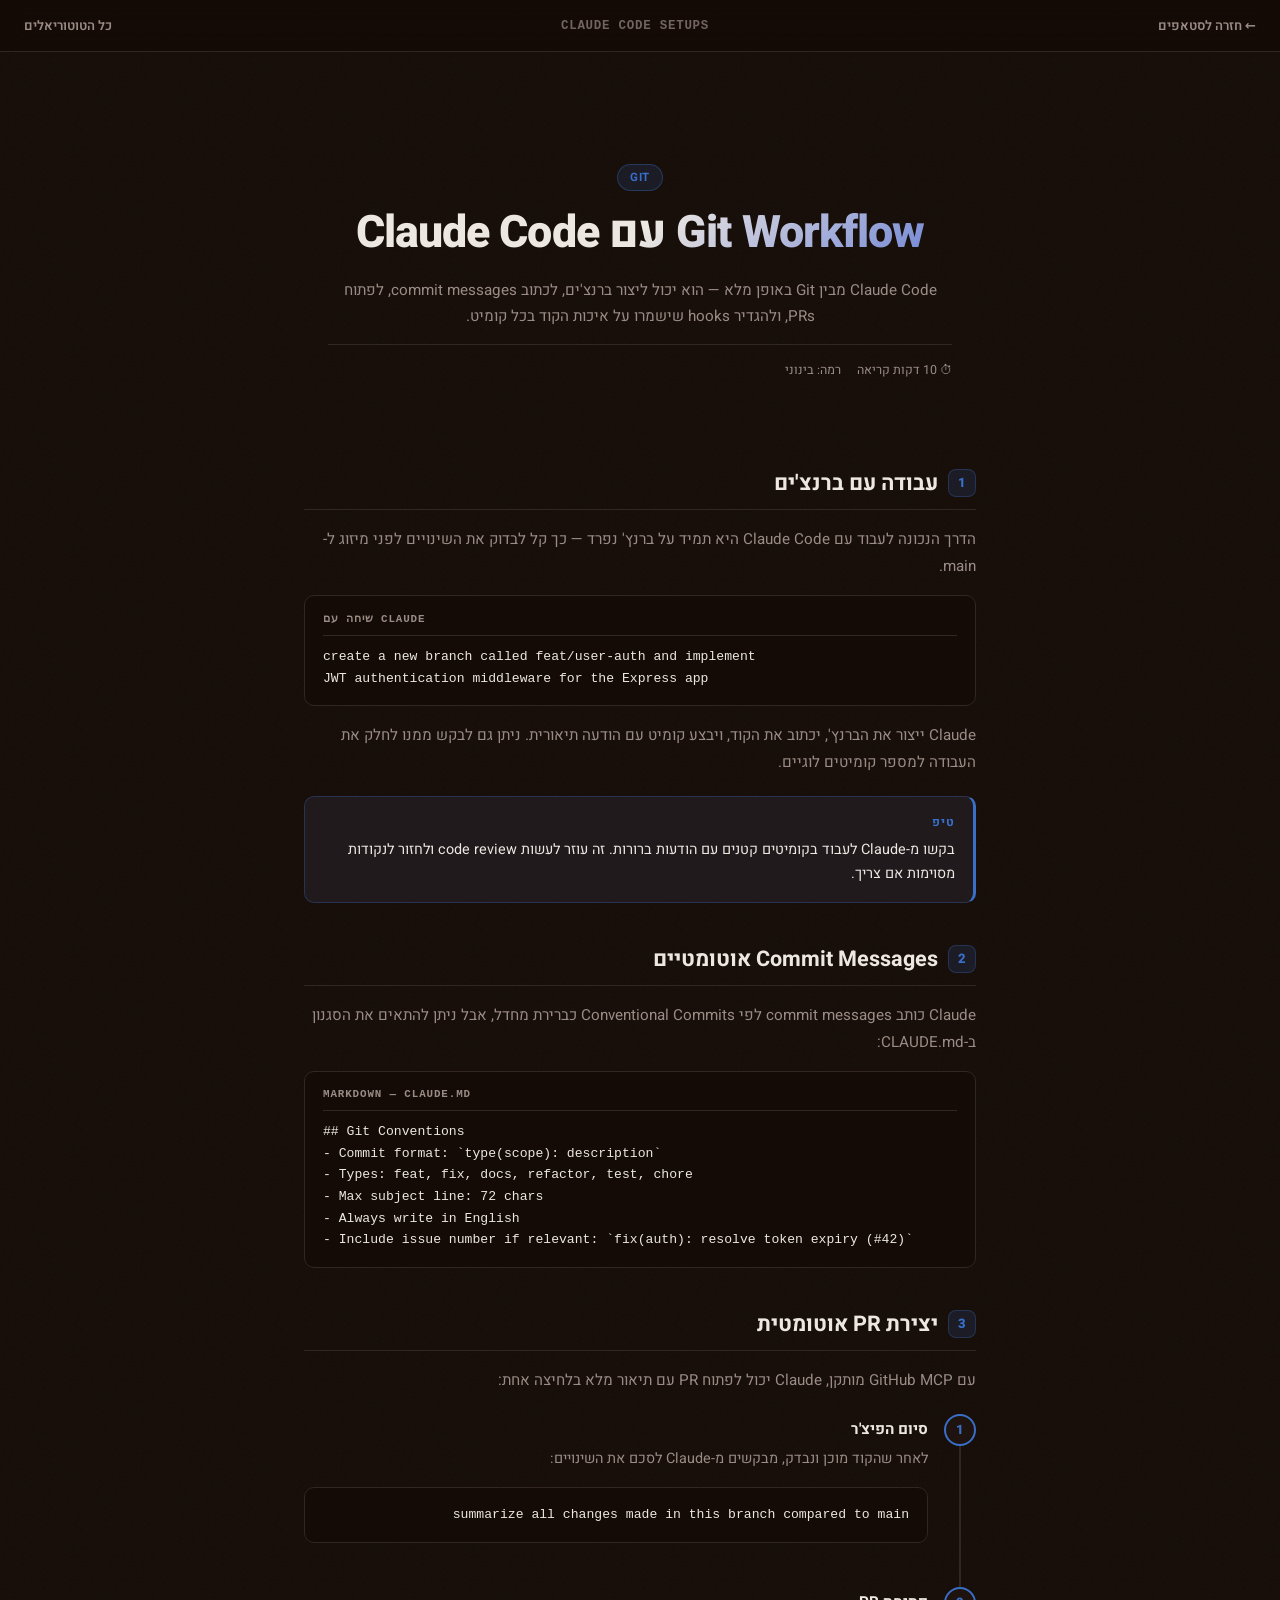
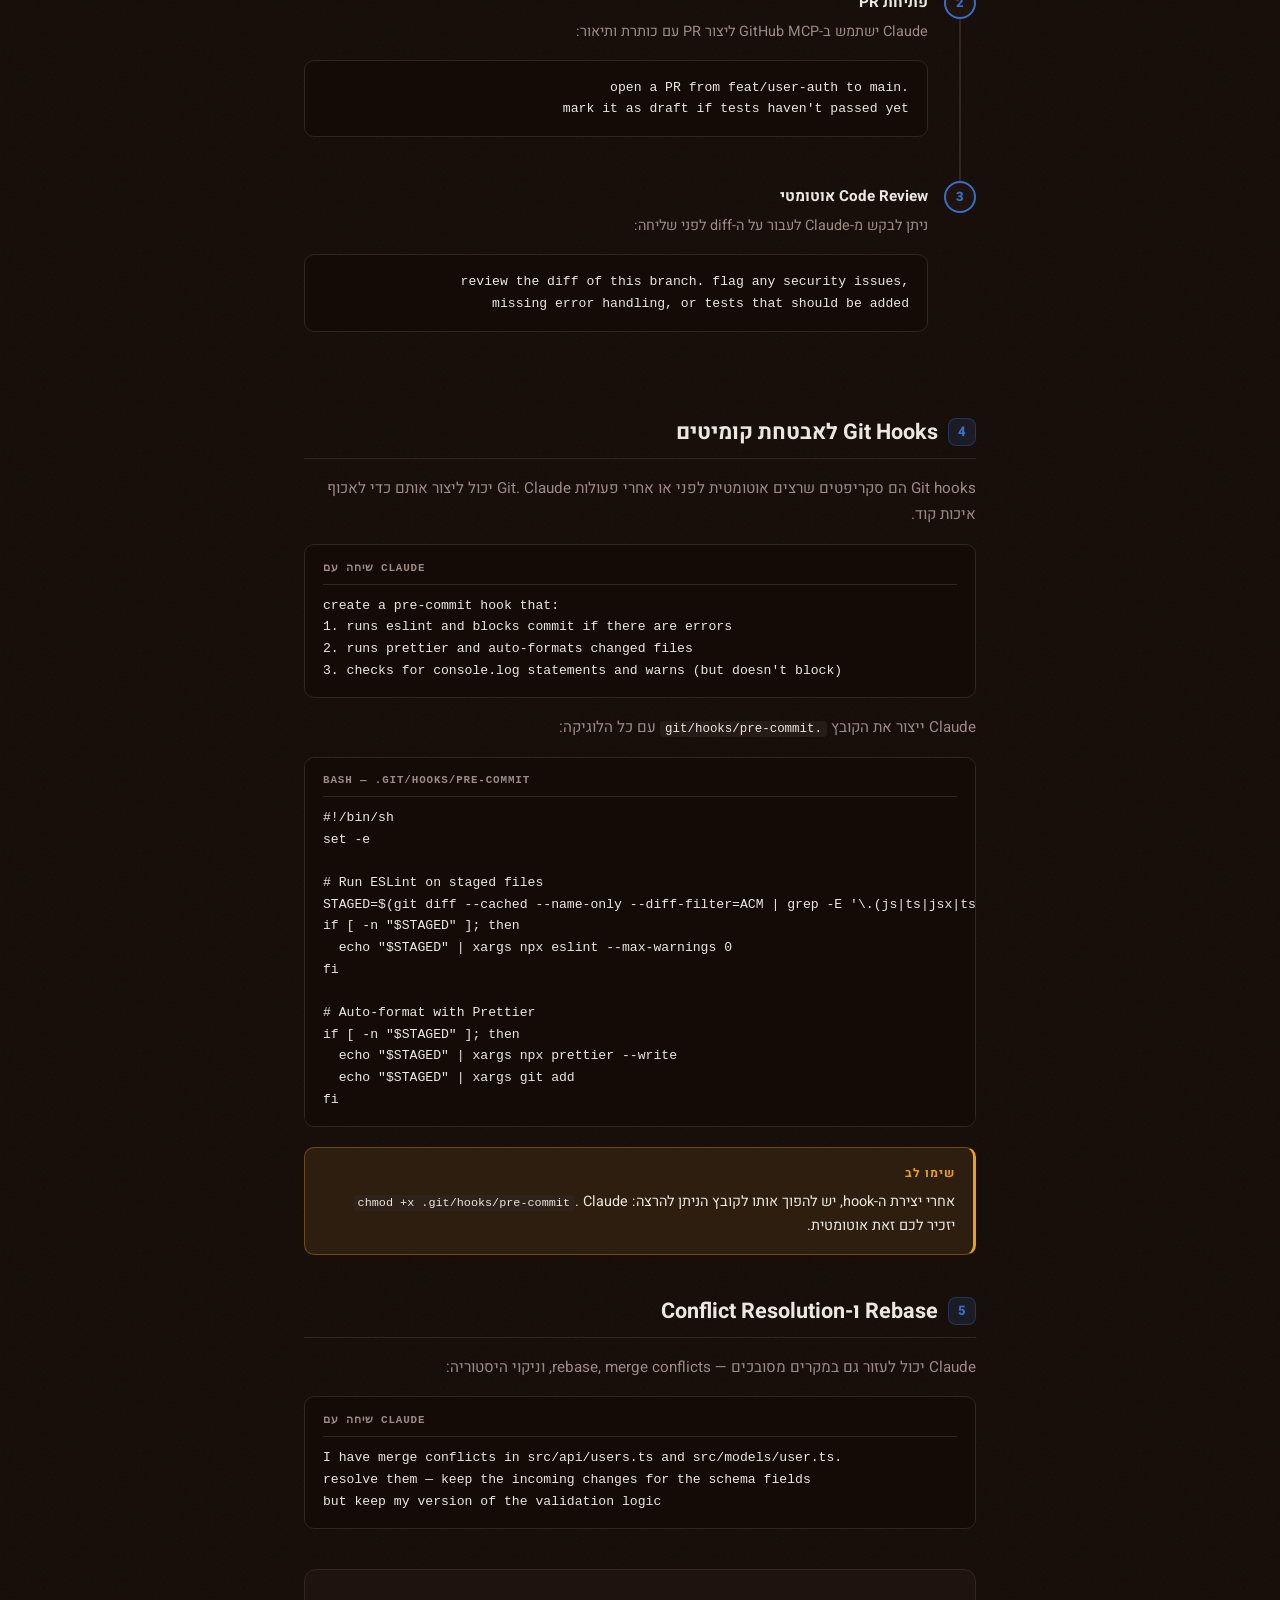
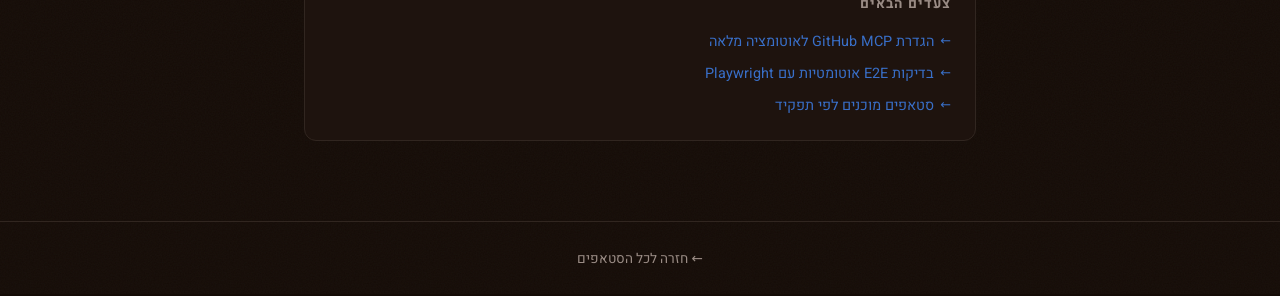
<file: tutorials/git.html>
<!doctype html>
<html lang="he" dir="rtl">
  <head>
    <meta charset="UTF-8" />
    <meta name="viewport" content="width=device-width, initial-scale=1.0" />
    <title>Git עם Claude Code — Claude Code Setups</title>
    <meta
      name="description"
      content="ניהול ברנצ'ים, יצירת PR אוטומטי, והוקים לאבטחת קומיטים עם Claude Code."
    />
    <link rel="preconnect" href="https://fonts.googleapis.com" />
    <link rel="preconnect" href="https://fonts.gstatic.com" crossorigin />
    <link
      href="https://fonts.googleapis.com/css2?family=Heebo:wght@400;600;700;800&display=swap"
      rel="stylesheet"
    />
    <link rel="stylesheet" href="../css/style.css" />
    <link rel="stylesheet" href="tutorial.css" />
  </head>
  <body>
    <a href="#content" class="skip-link">דלג לתוכן</a>
    <nav class="tutorial-nav" aria-label="ניווט">
      <a href="../index.html" class="nav-back">← חזרה לסטאפים</a>
      <span class="nav-title">Claude Code Setups</span>
      <a href="index.html" class="nav-tutorials">כל הטוטוריאלים</a>
    </nav>
    <main id="content">
      <article class="tutorial-article">
        <header class="tutorial-header">
          <span class="tutorial-badge">Git</span>
          <h1>Git Workflow עם Claude Code</h1>
          <p class="tutorial-lead">
            Claude Code מבין Git באופן מלא — הוא יכול ליצור ברנצ'ים, לכתוב
            commit messages, לפתוח PRs, ולהגדיר hooks שישמרו על איכות הקוד בכל
            קומיט.
          </p>
          <div class="tutorial-meta">
            <span>⏱ 10 דקות קריאה</span>
            <span>רמה: בינוני</span>
          </div>
        </header>

        <h2>עבודה עם ברנצ'ים</h2>
        <p>
          הדרך הנכונה לעבוד עם Claude Code היא תמיד על ברנץ' נפרד — כך קל לבדוק
          את השינויים לפני מיזוג ל-main.
        </p>
        <div class="code-block">
          <div class="code-block-header">
            <span class="code-lang">שיחה עם claude</span>
          </div>
          <pre>
create a new branch called feat/user-auth and implement
JWT authentication middleware for the Express app</pre
          >
        </div>
        <p>
          Claude ייצור את הברנץ', יכתוב את הקוד, ויבצע קומיט עם הודעה תיאורית.
          ניתן גם לבקש ממנו לחלק את העבודה למספר קומיטים לוגיים.
        </p>
        <div class="tip-box">
          <strong>טיפ</strong>
          בקשו מ-Claude לעבוד בקומיטים קטנים עם הודעות ברורות. זה עוזר לעשות
          code review ולחזור לנקודות מסוימות אם צריך.
        </div>

        <h2>Commit Messages אוטומטיים</h2>
        <p>
          Claude כותב commit messages לפי Conventional Commits כברירת מחדל, אבל
          ניתן להתאים את הסגנון ב-CLAUDE.md:
        </p>
        <div class="code-block">
          <div class="code-block-header">
            <span class="code-lang">markdown — CLAUDE.md</span>
          </div>
          <pre>
## Git Conventions
- Commit format: `type(scope): description`
- Types: feat, fix, docs, refactor, test, chore
- Max subject line: 72 chars
- Always write in English
- Include issue number if relevant: `fix(auth): resolve token expiry (#42)`</pre
          >
        </div>

        <h2>יצירת PR אוטומטית</h2>
        <p>
          עם GitHub MCP מותקן, Claude יכול לפתוח PR עם תיאור מלא בלחיצה אחת:
        </p>
        <ol class="step-list">
          <li>
            <div class="step-content">
              <strong>סיום הפיצ'ר</strong>
              <p>לאחר שהקוד מוכן ונבדק, מבקשים מ-Claude לסכם את השינויים:</p>
              <div class="code-block">
                <pre>
summarize all changes made in this branch compared to main</pre
                >
              </div>
            </div>
          </li>
          <li>
            <div class="step-content">
              <strong>פתיחת PR</strong>
              <p>Claude ישתמש ב-GitHub MCP ליצור PR עם כותרת ותיאור:</p>
              <div class="code-block">
                <pre>
open a PR from feat/user-auth to main.
mark it as draft if tests haven't passed yet</pre
                >
              </div>
            </div>
          </li>
          <li>
            <div class="step-content">
              <strong>Code Review אוטומטי</strong>
              <p>ניתן לבקש מ-Claude לעבור על ה-diff לפני שליחה:</p>
              <div class="code-block">
                <pre>
review the diff of this branch. flag any security issues,
missing error handling, or tests that should be added</pre
                >
              </div>
            </div>
          </li>
        </ol>

        <h2>Git Hooks לאבטחת קומיטים</h2>
        <p>
          Git hooks הם סקריפטים שרצים אוטומטית לפני או אחרי פעולות Git. Claude
          יכול ליצור אותם כדי לאכוף איכות קוד.
        </p>
        <div class="code-block">
          <div class="code-block-header">
            <span class="code-lang">שיחה עם claude</span>
          </div>
          <pre>
create a pre-commit hook that:
1. runs eslint and blocks commit if there are errors
2. runs prettier and auto-formats changed files
3. checks for console.log statements and warns (but doesn't block)</pre
          >
        </div>
        <p>
          Claude ייצור את הקובץ <code>.git/hooks/pre-commit</code> עם כל
          הלוגיקה:
        </p>
        <div class="code-block">
          <div class="code-block-header">
            <span class="code-lang">bash — .git/hooks/pre-commit</span>
          </div>
          <pre>
#!/bin/sh
set -e

# Run ESLint on staged files
STAGED=$(git diff --cached --name-only --diff-filter=ACM | grep -E '\.(js|ts|jsx|tsx)$')
if [ -n "$STAGED" ]; then
  echo "$STAGED" | xargs npx eslint --max-warnings 0
fi

# Auto-format with Prettier
if [ -n "$STAGED" ]; then
  echo "$STAGED" | xargs npx prettier --write
  echo "$STAGED" | xargs git add
fi</pre
          >
        </div>
        <div class="warning-box">
          <strong>שימו לב</strong>
          אחרי יצירת ה-hook, יש להפוך אותו לקובץ הניתן להרצה:
          <code>chmod +x .git/hooks/pre-commit</code>. Claude יזכיר לכם זאת
          אוטומטית.
        </div>

        <h2>Rebase ו-Conflict Resolution</h2>
        <p>
          Claude יכול לעזור גם במקרים מסובכים — rebase, merge conflicts, וניקוי
          היסטוריה:
        </p>
        <div class="code-block">
          <div class="code-block-header">
            <span class="code-lang">שיחה עם claude</span>
          </div>
          <pre>
I have merge conflicts in src/api/users.ts and src/models/user.ts.
resolve them — keep the incoming changes for the schema fields
but keep my version of the validation logic</pre
          >
        </div>

        <div class="next-steps">
          <h3>צעדים הבאים</h3>
          <ul>
            <li><a href="mcps.html">הגדרת GitHub MCP לאוטומציה מלאה</a></li>
            <li>
              <a href="playwright.html">בדיקות E2E אוטומטיות עם Playwright</a>
            </li>
            <li><a href="../index.html">סטאפים מוכנים לפי תפקיד</a></li>
          </ul>
        </div>
      </article>
    </main>
    <footer class="tutorial-footer">
      <a href="../index.html">← חזרה לכל הסטאפים</a>
    </footer>
  </body>
</html>
</file>
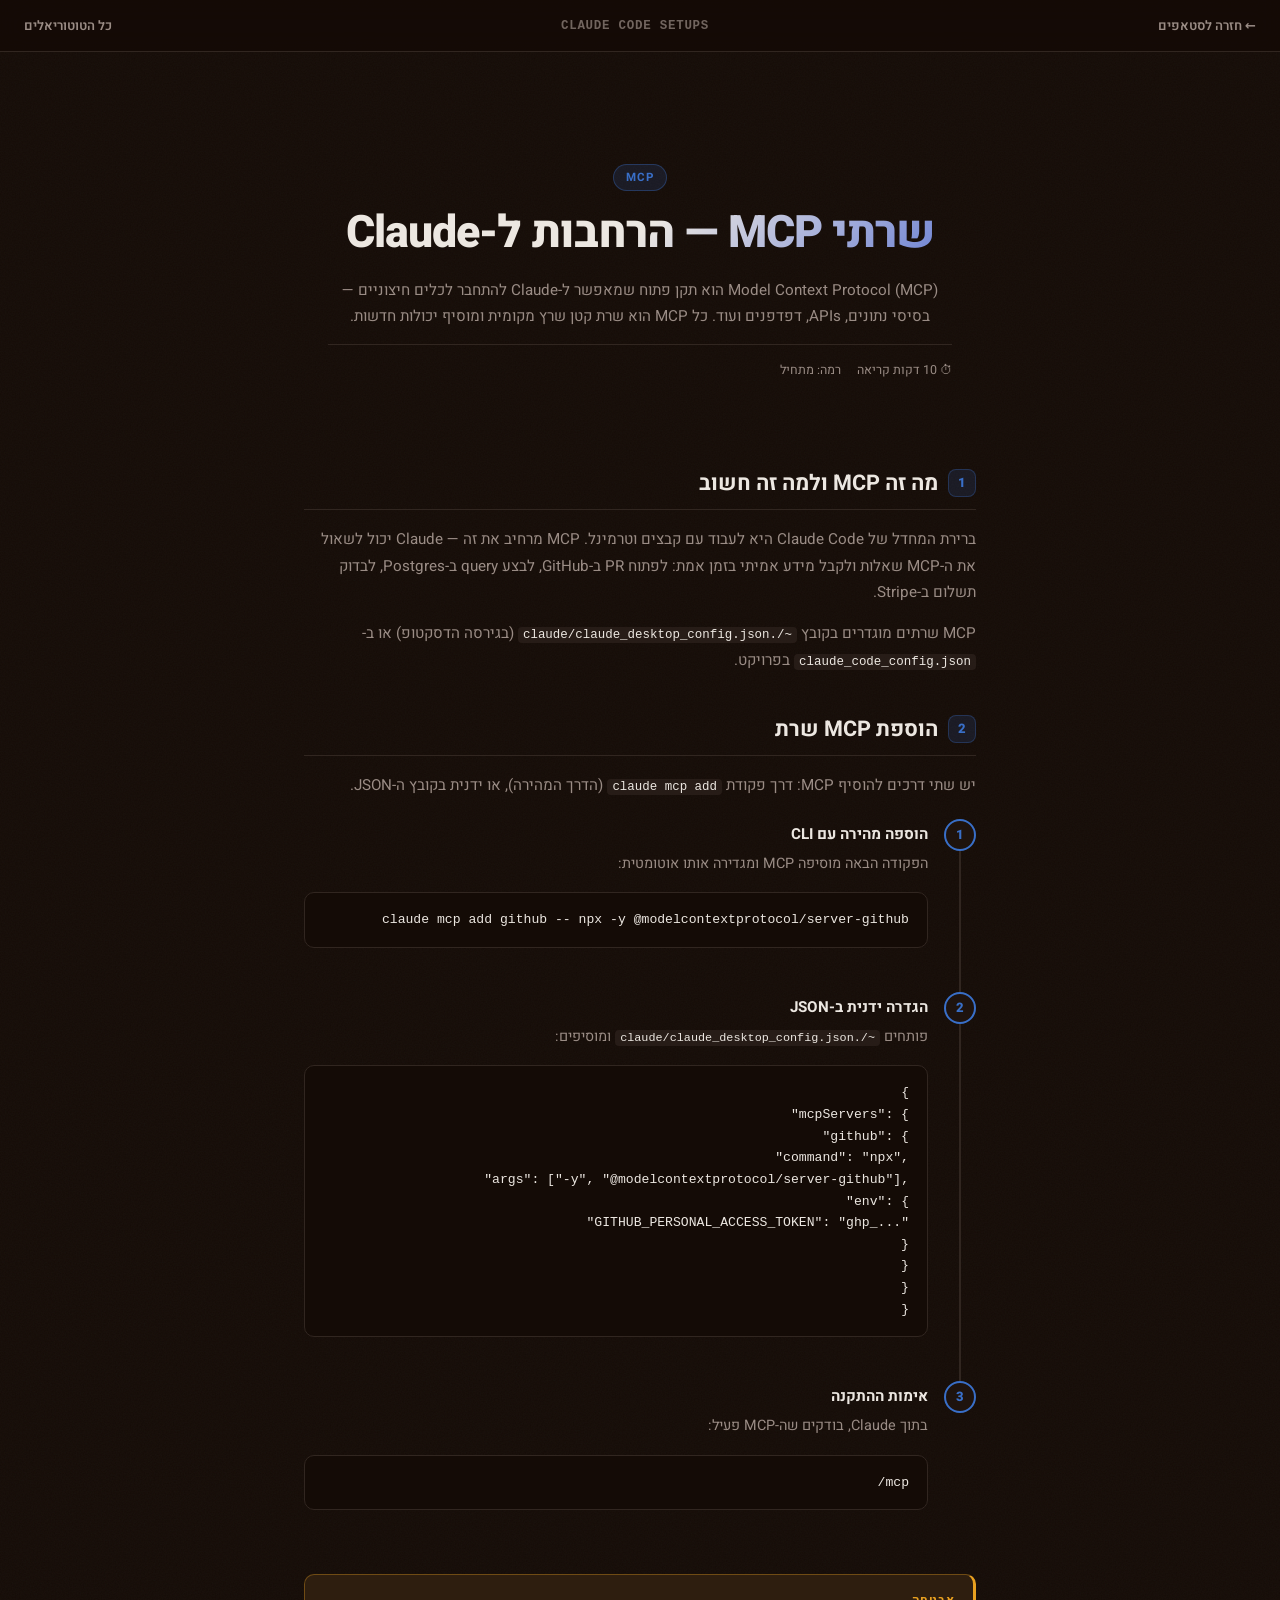
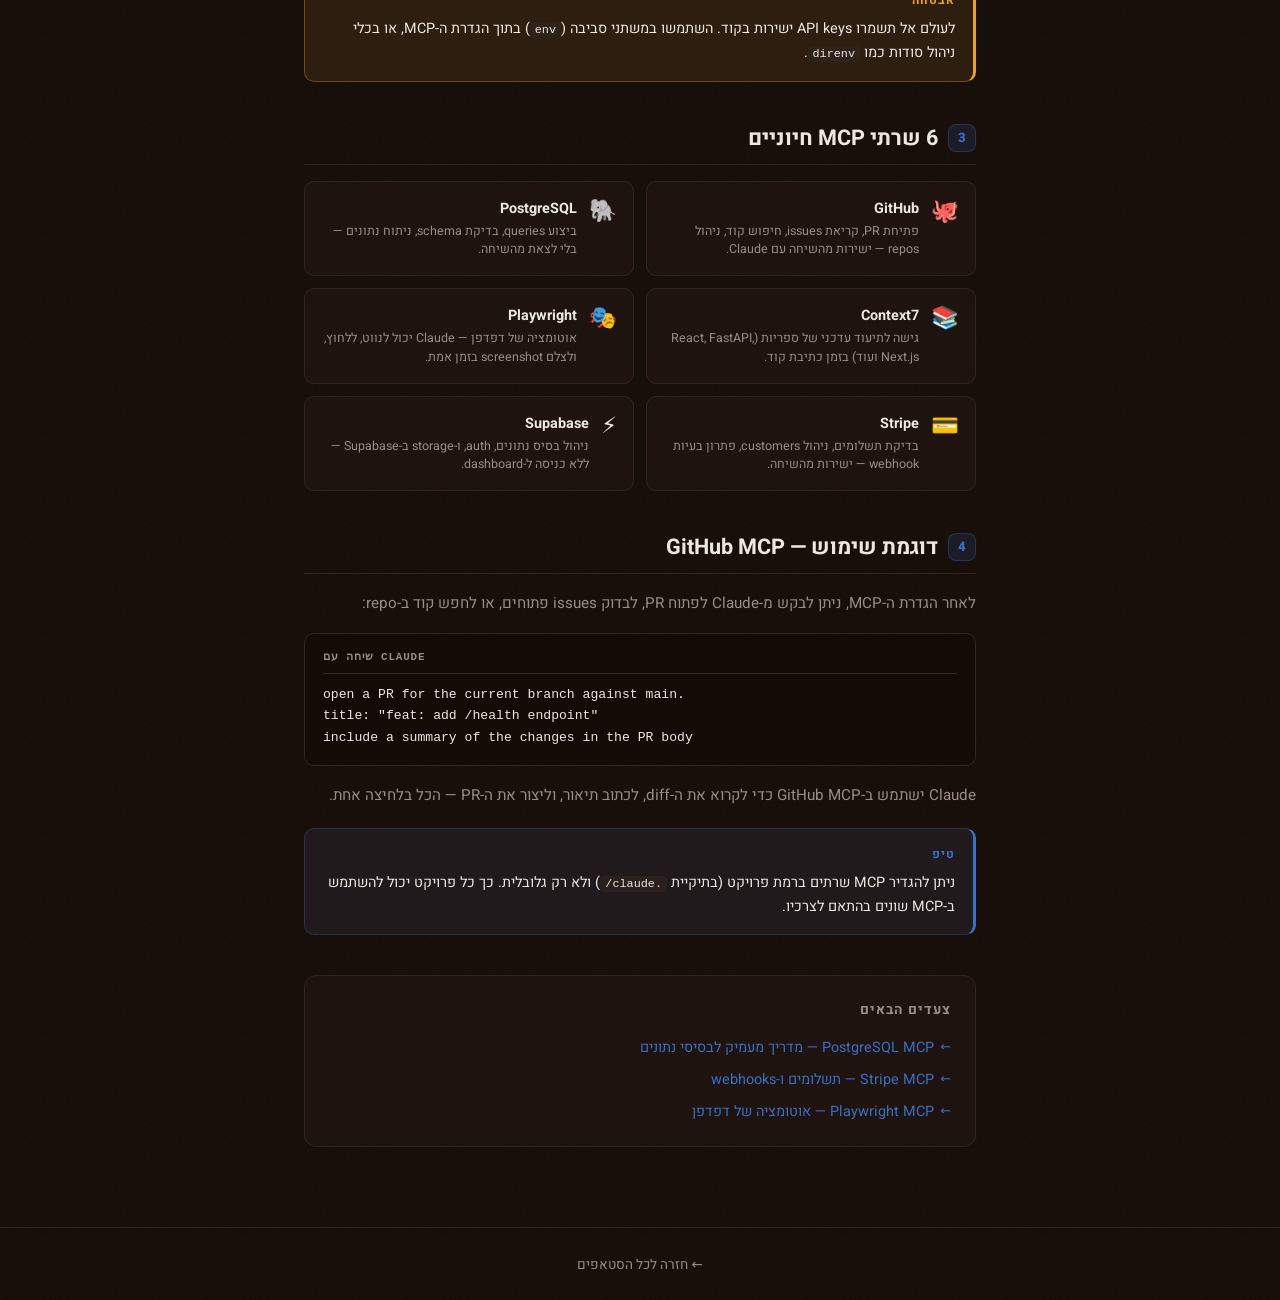
<file: tutorials/mcps.html>
<!doctype html>
<html lang="he" dir="rtl">
  <head>
    <meta charset="UTF-8" />
    <meta name="viewport" content="width=device-width, initial-scale=1.0" />
    <title>שרתי MCP — Claude Code Setups</title>
    <meta
      name="description"
      content="מה זה MCP, איך מוסיפים שרתים ל-Claude Code, ו-6 שרתים חיוניים: GitHub, PostgreSQL, Context7, Playwright, Stripe, Supabase."
    />
    <link rel="preconnect" href="https://fonts.googleapis.com" />
    <link rel="preconnect" href="https://fonts.gstatic.com" crossorigin />
    <link
      href="https://fonts.googleapis.com/css2?family=Heebo:wght@400;600;700;800&display=swap"
      rel="stylesheet"
    />
    <link rel="stylesheet" href="../css/style.css" />
    <link rel="stylesheet" href="tutorial.css" />
  </head>
  <body>
    <a href="#content" class="skip-link">דלג לתוכן</a>
    <nav class="tutorial-nav" aria-label="ניווט">
      <a href="../index.html" class="nav-back">← חזרה לסטאפים</a>
      <span class="nav-title">Claude Code Setups</span>
      <a href="index.html" class="nav-tutorials">כל הטוטוריאלים</a>
    </nav>
    <main id="content">
      <article class="tutorial-article">
        <header class="tutorial-header">
          <span class="tutorial-badge">MCP</span>
          <h1>שרתי MCP — הרחבות ל-Claude</h1>
          <p class="tutorial-lead">
            Model Context Protocol (MCP) הוא תקן פתוח שמאפשר ל-Claude להתחבר
            לכלים חיצוניים — בסיסי נתונים, APIs, דפדפנים ועוד. כל MCP הוא שרת
            קטן שרץ מקומית ומוסיף יכולות חדשות.
          </p>
          <div class="tutorial-meta">
            <span>⏱ 10 דקות קריאה</span>
            <span>רמה: מתחיל</span>
          </div>
        </header>

        <h2>מה זה MCP ולמה זה חשוב</h2>
        <p>
          ברירת המחדל של Claude Code היא לעבוד עם קבצים וטרמינל. MCP מרחיב את זה
          — Claude יכול לשאול את ה-MCP שאלות ולקבל מידע אמיתי בזמן אמת: לפתוח PR
          ב-GitHub, לבצע query ב-Postgres, לבדוק תשלום ב-Stripe.
        </p>
        <p>
          MCP שרתים מוגדרים בקובץ
          <code>~/.claude/claude_desktop_config.json</code> (בגירסה הדסקטופ) או
          ב-<code>claude_code_config.json</code> בפרויקט.
        </p>

        <h2>הוספת MCP שרת</h2>
        <p>
          יש שתי דרכים להוסיף MCP: דרך פקודת <code>claude mcp add</code> (הדרך
          המהירה), או ידנית בקובץ ה-JSON.
        </p>
        <ol class="step-list">
          <li>
            <div class="step-content">
              <strong>הוספה מהירה עם CLI</strong>
              <p>הפקודה הבאה מוסיפה MCP ומגדירה אותו אוטומטית:</p>
              <div class="code-block">
                <pre>
claude mcp add github -- npx -y @modelcontextprotocol/server-github</pre
                >
              </div>
            </div>
          </li>
          <li>
            <div class="step-content">
              <strong>הגדרה ידנית ב-JSON</strong>
              <p>
                פותחים
                <code>~/.claude/claude_desktop_config.json</code> ומוסיפים:
              </p>
              <div class="code-block">
                <pre>
{
  "mcpServers": {
    "github": {
      "command": "npx",
      "args": ["-y", "@modelcontextprotocol/server-github"],
      "env": {
        "GITHUB_PERSONAL_ACCESS_TOKEN": "ghp_..."
      }
    }
  }
}</pre
                >
              </div>
            </div>
          </li>
          <li>
            <div class="step-content">
              <strong>אימות ההתקנה</strong>
              <p>בתוך Claude, בודקים שה-MCP פעיל:</p>
              <div class="code-block">
                <pre>/mcp</pre>
              </div>
            </div>
          </li>
        </ol>

        <div class="warning-box">
          <strong>אבטחה</strong>
          לעולם אל תשמרו API keys ישירות בקוד. השתמשו במשתני סביבה
          (<code>env</code>) בתוך הגדרת ה-MCP, או בכלי ניהול סודות כמו
          <code>direnv</code>.
        </div>

        <h2>6 שרתי MCP חיוניים</h2>
        <div class="mcp-grid">
          <div class="mcp-card">
            <div class="mcp-icon">🐙</div>
            <div>
              <div class="mcp-name">GitHub</div>
              <div class="mcp-desc">
                פתיחת PR, קריאת issues, חיפוש קוד, ניהול repos — ישירות מהשיחה
                עם Claude.
              </div>
            </div>
          </div>
          <div class="mcp-card">
            <div class="mcp-icon">🐘</div>
            <div>
              <div class="mcp-name">PostgreSQL</div>
              <div class="mcp-desc">
                ביצוע queries, בדיקת schema, ניתוח נתונים — בלי לצאת מהשיחה.
              </div>
            </div>
          </div>
          <div class="mcp-card">
            <div class="mcp-icon">📚</div>
            <div>
              <div class="mcp-name">Context7</div>
              <div class="mcp-desc">
                גישה לתיעוד עדכני של ספריות (React, FastAPI, Next.js ועוד) בזמן
                כתיבת קוד.
              </div>
            </div>
          </div>
          <div class="mcp-card">
            <div class="mcp-icon">🎭</div>
            <div>
              <div class="mcp-name">Playwright</div>
              <div class="mcp-desc">
                אוטומציה של דפדפן — Claude יכול לנווט, ללחוץ, ולצלם screenshot
                בזמן אמת.
              </div>
            </div>
          </div>
          <div class="mcp-card">
            <div class="mcp-icon">💳</div>
            <div>
              <div class="mcp-name">Stripe</div>
              <div class="mcp-desc">
                בדיקת תשלומים, ניהול customers, פתרון בעיות webhook — ישירות
                מהשיחה.
              </div>
            </div>
          </div>
          <div class="mcp-card">
            <div class="mcp-icon">⚡</div>
            <div>
              <div class="mcp-name">Supabase</div>
              <div class="mcp-desc">
                ניהול בסיס נתונים, auth, ו-storage ב-Supabase — ללא כניסה
                ל-dashboard.
              </div>
            </div>
          </div>
        </div>

        <h2>דוגמת שימוש — GitHub MCP</h2>
        <p>
          לאחר הגדרת ה-MCP, ניתן לבקש מ-Claude לפתוח PR, לבדוק issues פתוחים, או
          לחפש קוד ב-repo:
        </p>
        <div class="code-block">
          <div class="code-block-header">
            <span class="code-lang">שיחה עם claude</span>
          </div>
          <pre>
open a PR for the current branch against main.
title: "feat: add /health endpoint"
include a summary of the changes in the PR body</pre
          >
        </div>
        <p>
          Claude ישתמש ב-GitHub MCP כדי לקרוא את ה-diff, לכתוב תיאור, וליצור את
          ה-PR — הכל בלחיצה אחת.
        </p>

        <div class="tip-box">
          <strong>טיפ</strong>
          ניתן להגדיר MCP שרתים ברמת פרויקט (בתיקיית <code>.claude/</code>) ולא
          רק גלובלית. כך כל פרויקט יכול להשתמש ב-MCP שונים בהתאם לצרכיו.
        </div>

        <div class="next-steps">
          <h3>צעדים הבאים</h3>
          <ul>
            <li>
              <a href="databases.html"
                >PostgreSQL MCP — מדריך מעמיק לבסיסי נתונים</a
              >
            </li>
            <li><a href="stripe.html">Stripe MCP — תשלומים ו-webhooks</a></li>
            <li>
              <a href="playwright.html">Playwright MCP — אוטומציה של דפדפן</a>
            </li>
          </ul>
        </div>
      </article>
    </main>
    <footer class="tutorial-footer">
      <a href="../index.html">← חזרה לכל הסטאפים</a>
    </footer>
  </body>
</html>
</file>
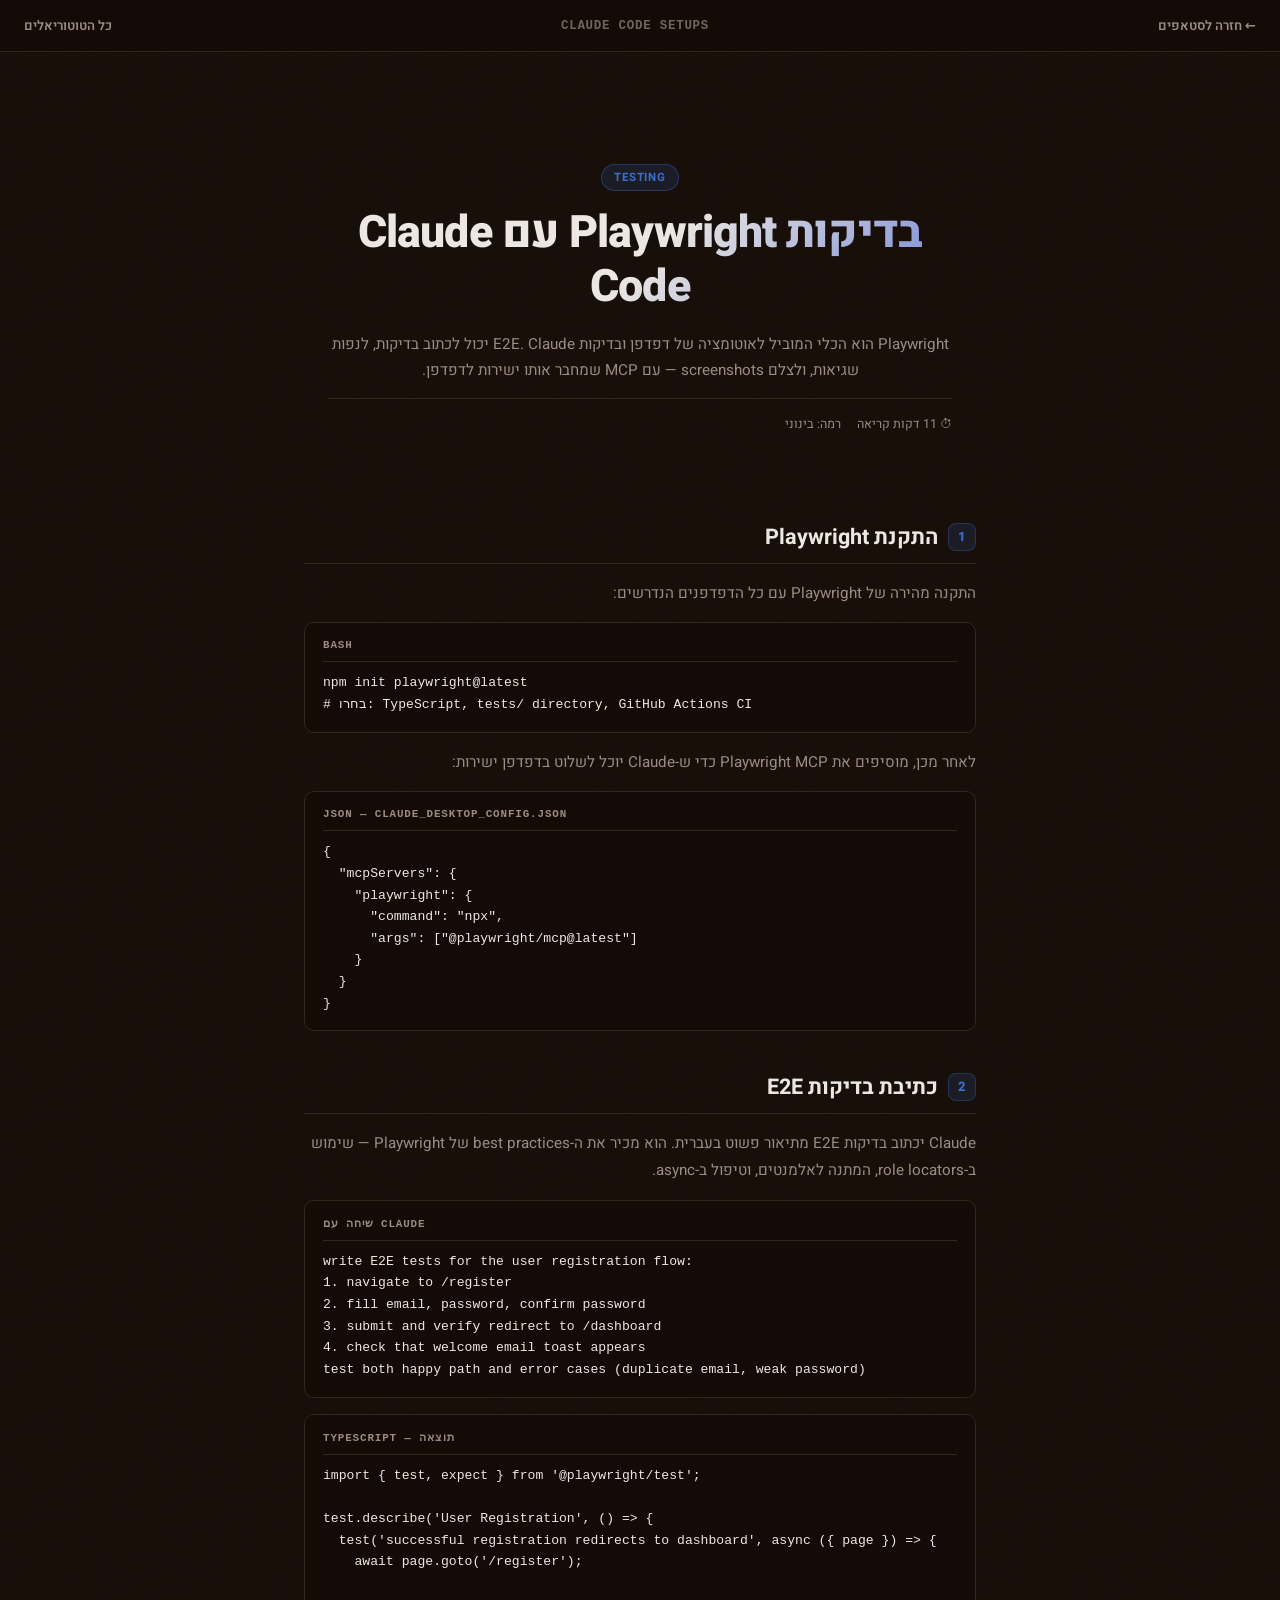
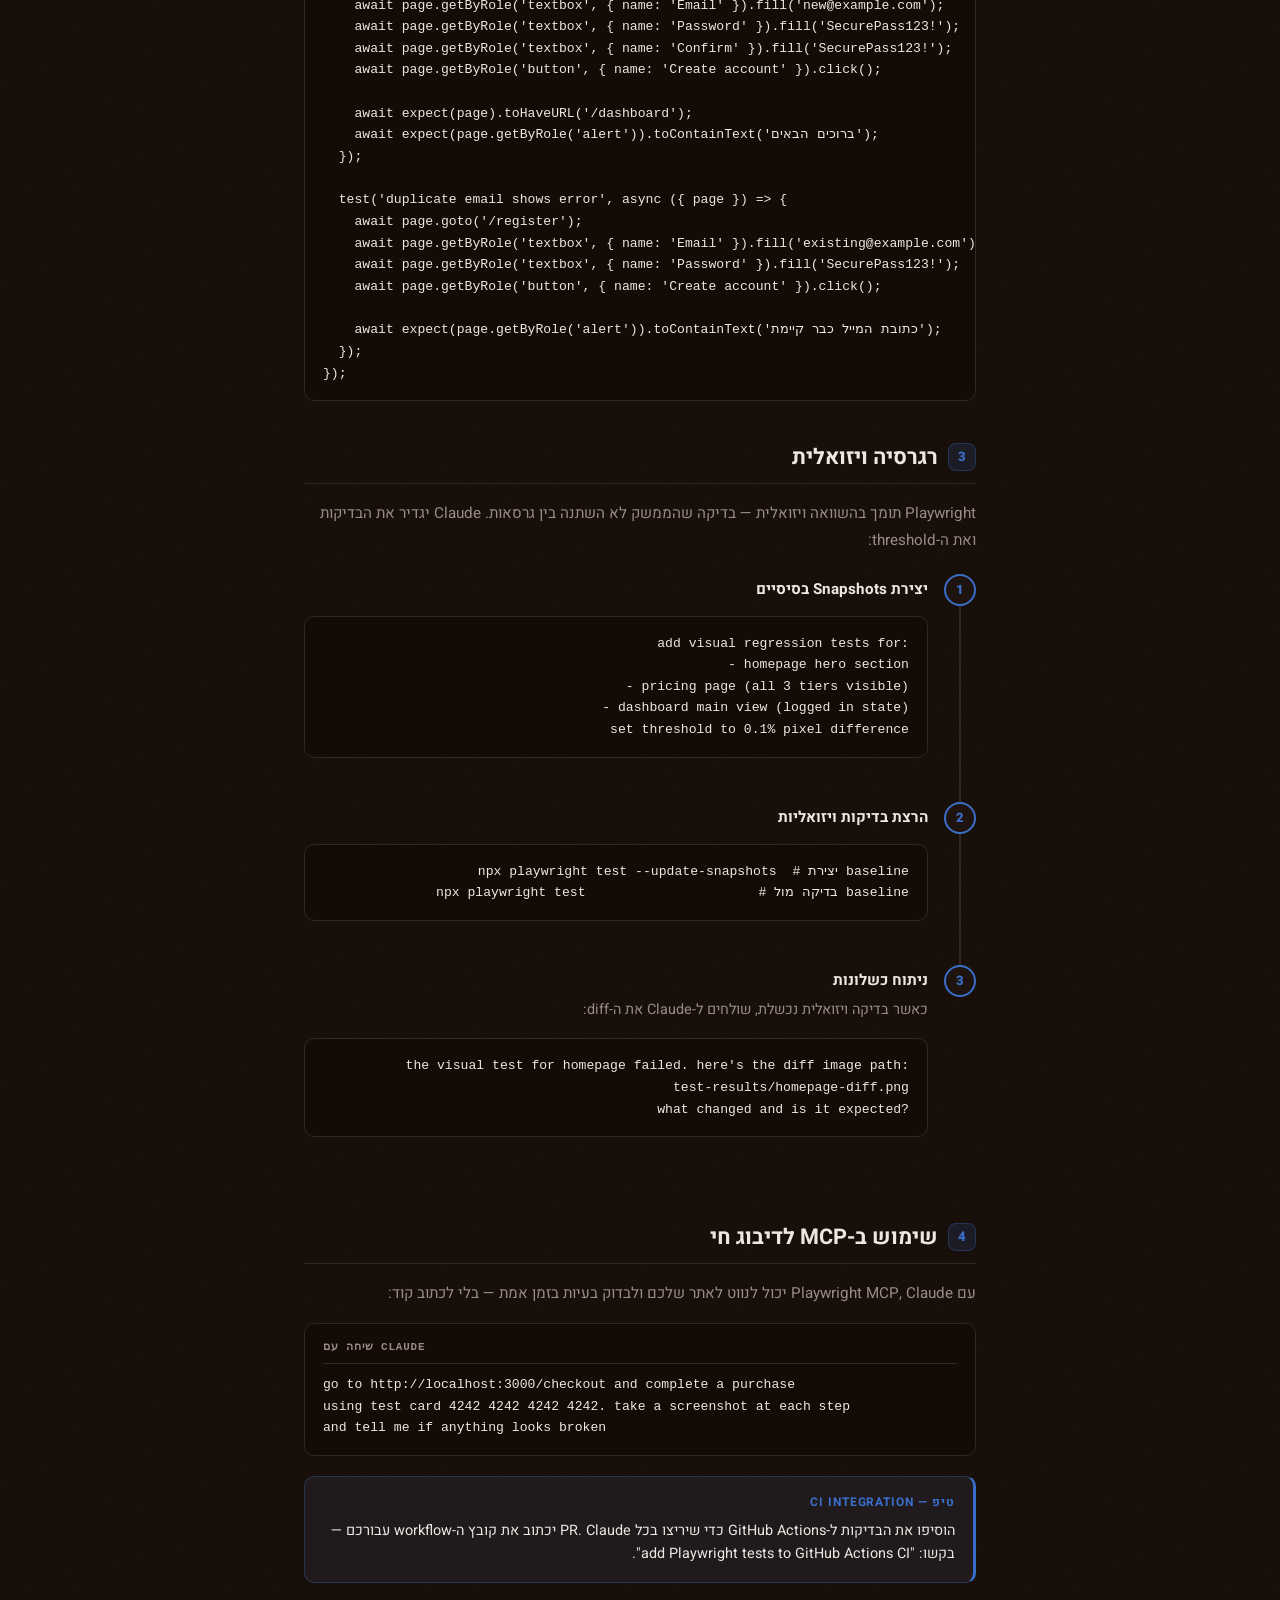
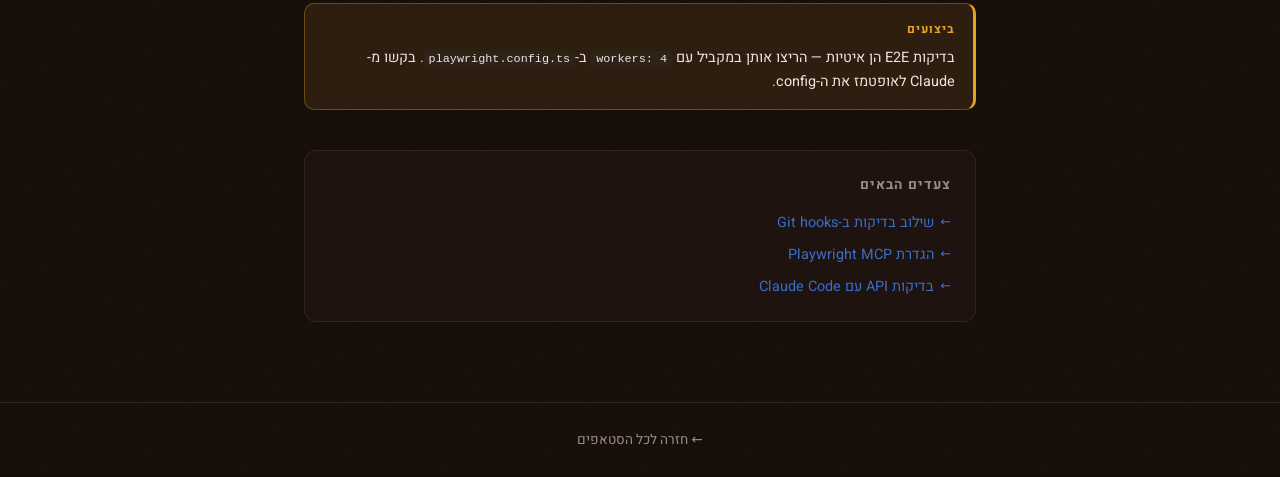
<file: tutorials/playwright.html>
<!doctype html>
<html lang="he" dir="rtl">
  <head>
    <meta charset="UTF-8" />
    <meta name="viewport" content="width=device-width, initial-scale=1.0" />
    <title>בדיקות Playwright — Claude Code Setups</title>
    <meta
      name="description"
      content="אוטומציה של דפדפן, בדיקות E2E, ורגרסיה ויזואלית עם Playwright ו-Claude Code."
    />
    <link rel="preconnect" href="https://fonts.googleapis.com" />
    <link rel="preconnect" href="https://fonts.gstatic.com" crossorigin />
    <link
      href="https://fonts.googleapis.com/css2?family=Heebo:wght@400;600;700;800&display=swap"
      rel="stylesheet"
    />
    <link rel="stylesheet" href="../css/style.css" />
    <link rel="stylesheet" href="tutorial.css" />
  </head>
  <body>
    <a href="#content" class="skip-link">דלג לתוכן</a>
    <nav class="tutorial-nav" aria-label="ניווט">
      <a href="../index.html" class="nav-back">← חזרה לסטאפים</a>
      <span class="nav-title">Claude Code Setups</span>
      <a href="index.html" class="nav-tutorials">כל הטוטוריאלים</a>
    </nav>
    <main id="content">
      <article class="tutorial-article">
        <header class="tutorial-header">
          <span class="tutorial-badge">Testing</span>
          <h1>בדיקות Playwright עם Claude Code</h1>
          <p class="tutorial-lead">
            Playwright הוא הכלי המוביל לאוטומציה של דפדפן ובדיקות E2E. Claude
            יכול לכתוב בדיקות, לנפות שגיאות, ולצלם screenshots — עם MCP שמחבר
            אותו ישירות לדפדפן.
          </p>
          <div class="tutorial-meta">
            <span>⏱ 11 דקות קריאה</span>
            <span>רמה: בינוני</span>
          </div>
        </header>

        <h2>התקנת Playwright</h2>
        <p>התקנה מהירה של Playwright עם כל הדפדפנים הנדרשים:</p>
        <div class="code-block">
          <div class="code-block-header">
            <span class="code-lang">bash</span>
          </div>
          <pre>
npm init playwright@latest
# בחרו: TypeScript, tests/ directory, GitHub Actions CI</pre
          >
        </div>
        <p>
          לאחר מכן, מוסיפים את Playwright MCP כדי ש-Claude יוכל לשלוט בדפדפן
          ישירות:
        </p>
        <div class="code-block">
          <div class="code-block-header">
            <span class="code-lang">json — claude_desktop_config.json</span>
          </div>
          <pre>
{
  "mcpServers": {
    "playwright": {
      "command": "npx",
      "args": ["@playwright/mcp@latest"]
    }
  }
}</pre
          >
        </div>

        <h2>כתיבת בדיקות E2E</h2>
        <p>
          Claude יכתוב בדיקות E2E מתיאור פשוט בעברית. הוא מכיר את ה-best
          practices של Playwright — שימוש ב-role locators, המתנה לאלמנטים,
          וטיפול ב-async.
        </p>
        <div class="code-block">
          <div class="code-block-header">
            <span class="code-lang">שיחה עם claude</span>
          </div>
          <pre>
write E2E tests for the user registration flow:
1. navigate to /register
2. fill email, password, confirm password
3. submit and verify redirect to /dashboard
4. check that welcome email toast appears
test both happy path and error cases (duplicate email, weak password)</pre
          >
        </div>
        <div class="code-block">
          <div class="code-block-header">
            <span class="code-lang">typescript — תוצאה</span>
          </div>
          <pre>
import { test, expect } from '@playwright/test';

test.describe('User Registration', () => {
  test('successful registration redirects to dashboard', async ({ page }) => {
    await page.goto('/register');

    await page.getByRole('textbox', { name: 'Email' }).fill('new@example.com');
    await page.getByRole('textbox', { name: 'Password' }).fill('SecurePass123!');
    await page.getByRole('textbox', { name: 'Confirm' }).fill('SecurePass123!');
    await page.getByRole('button', { name: 'Create account' }).click();

    await expect(page).toHaveURL('/dashboard');
    await expect(page.getByRole('alert')).toContainText('ברוכים הבאים');
  });

  test('duplicate email shows error', async ({ page }) => {
    await page.goto('/register');
    await page.getByRole('textbox', { name: 'Email' }).fill('existing@example.com');
    await page.getByRole('textbox', { name: 'Password' }).fill('SecurePass123!');
    await page.getByRole('button', { name: 'Create account' }).click();

    await expect(page.getByRole('alert')).toContainText('כתובת המייל כבר קיימת');
  });
});</pre
          >
        </div>

        <h2>רגרסיה ויזואלית</h2>
        <p>
          Playwright תומך בהשוואה ויזואלית — בדיקה שהממשק לא השתנה בין גרסאות.
          Claude יגדיר את הבדיקות ואת ה-threshold:
        </p>
        <ol class="step-list">
          <li>
            <div class="step-content">
              <strong>יצירת Snapshots בסיסיים</strong>
              <div class="code-block">
                <pre>
add visual regression tests for:
- homepage hero section
- pricing page (all 3 tiers visible)
- dashboard main view (logged in state)
set threshold to 0.1% pixel difference</pre
                >
              </div>
            </div>
          </li>
          <li>
            <div class="step-content">
              <strong>הרצת בדיקות ויזואליות</strong>
              <div class="code-block">
                <pre>
npx playwright test --update-snapshots  # יצירת baseline
npx playwright test                      # בדיקה מול baseline</pre
                >
              </div>
            </div>
          </li>
          <li>
            <div class="step-content">
              <strong>ניתוח כשלונות</strong>
              <p>כאשר בדיקה ויזואלית נכשלת, שולחים ל-Claude את ה-diff:</p>
              <div class="code-block">
                <pre>
the visual test for homepage failed. here's the diff image path:
test-results/homepage-diff.png
what changed and is it expected?</pre
                >
              </div>
            </div>
          </li>
        </ol>

        <h2>שימוש ב-MCP לדיבוג חי</h2>
        <p>
          עם Playwright MCP, Claude יכול לנווט לאתר שלכם ולבדוק בעיות בזמן אמת —
          בלי לכתוב קוד:
        </p>
        <div class="code-block">
          <div class="code-block-header">
            <span class="code-lang">שיחה עם claude</span>
          </div>
          <pre>
go to http://localhost:3000/checkout and complete a purchase
using test card 4242 4242 4242 4242. take a screenshot at each step
and tell me if anything looks broken</pre
          >
        </div>
        <div class="tip-box">
          <strong>טיפ — CI Integration</strong>
          הוסיפו את הבדיקות ל-GitHub Actions כדי שיריצו בכל PR. Claude יכתוב את
          קובץ ה-workflow עבורכם — בקשו: "add Playwright tests to GitHub Actions
          CI".
        </div>

        <div class="warning-box">
          <strong>ביצועים</strong>
          בדיקות E2E הן איטיות — הריצו אותן במקביל עם
          <code>workers: 4</code> ב-<code>playwright.config.ts</code>. בקשו
          מ-Claude לאופטמז את ה-config.
        </div>

        <div class="next-steps">
          <h3>צעדים הבאים</h3>
          <ul>
            <li><a href="git.html">שילוב בדיקות ב-Git hooks</a></li>
            <li><a href="mcps.html">הגדרת Playwright MCP</a></li>
            <li><a href="apis.html">בדיקות API עם Claude Code</a></li>
          </ul>
        </div>
      </article>
    </main>
    <footer class="tutorial-footer">
      <a href="../index.html">← חזרה לכל הסטאפים</a>
    </footer>
  </body>
</html>
</file>
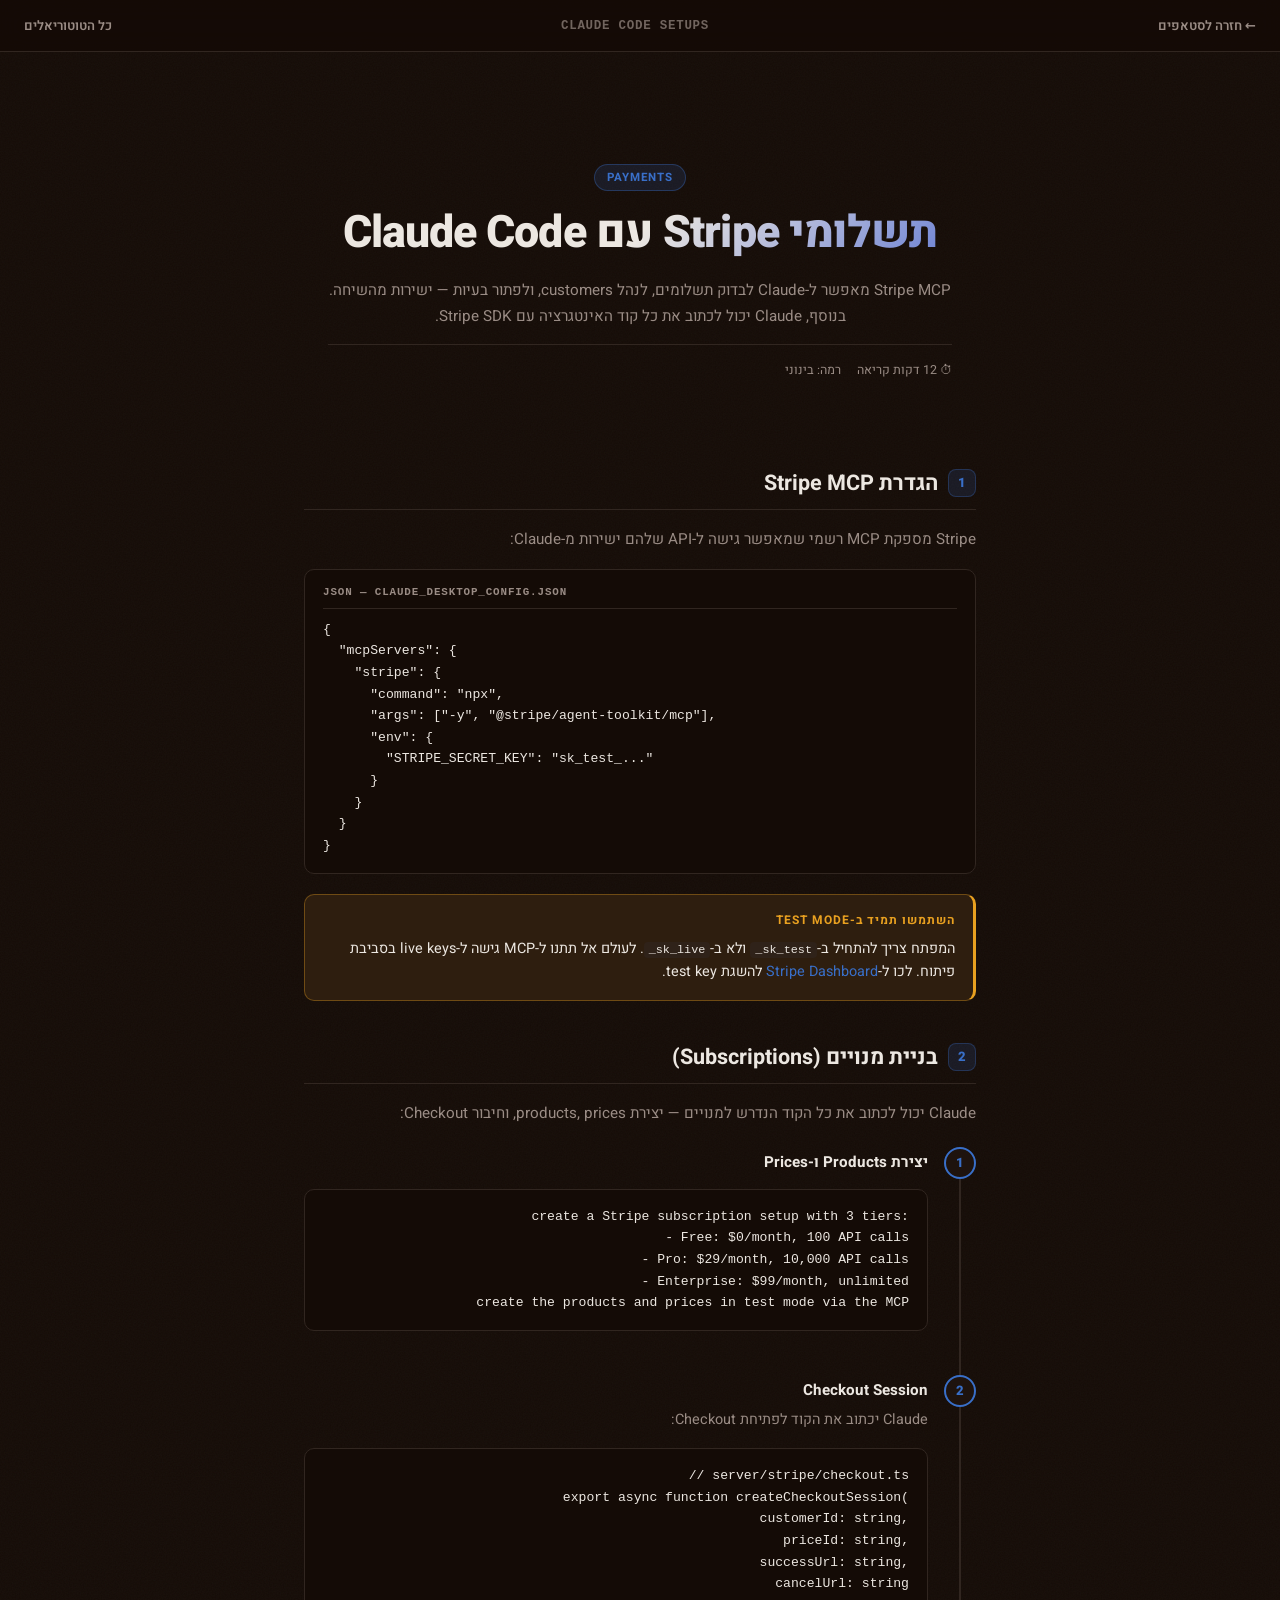
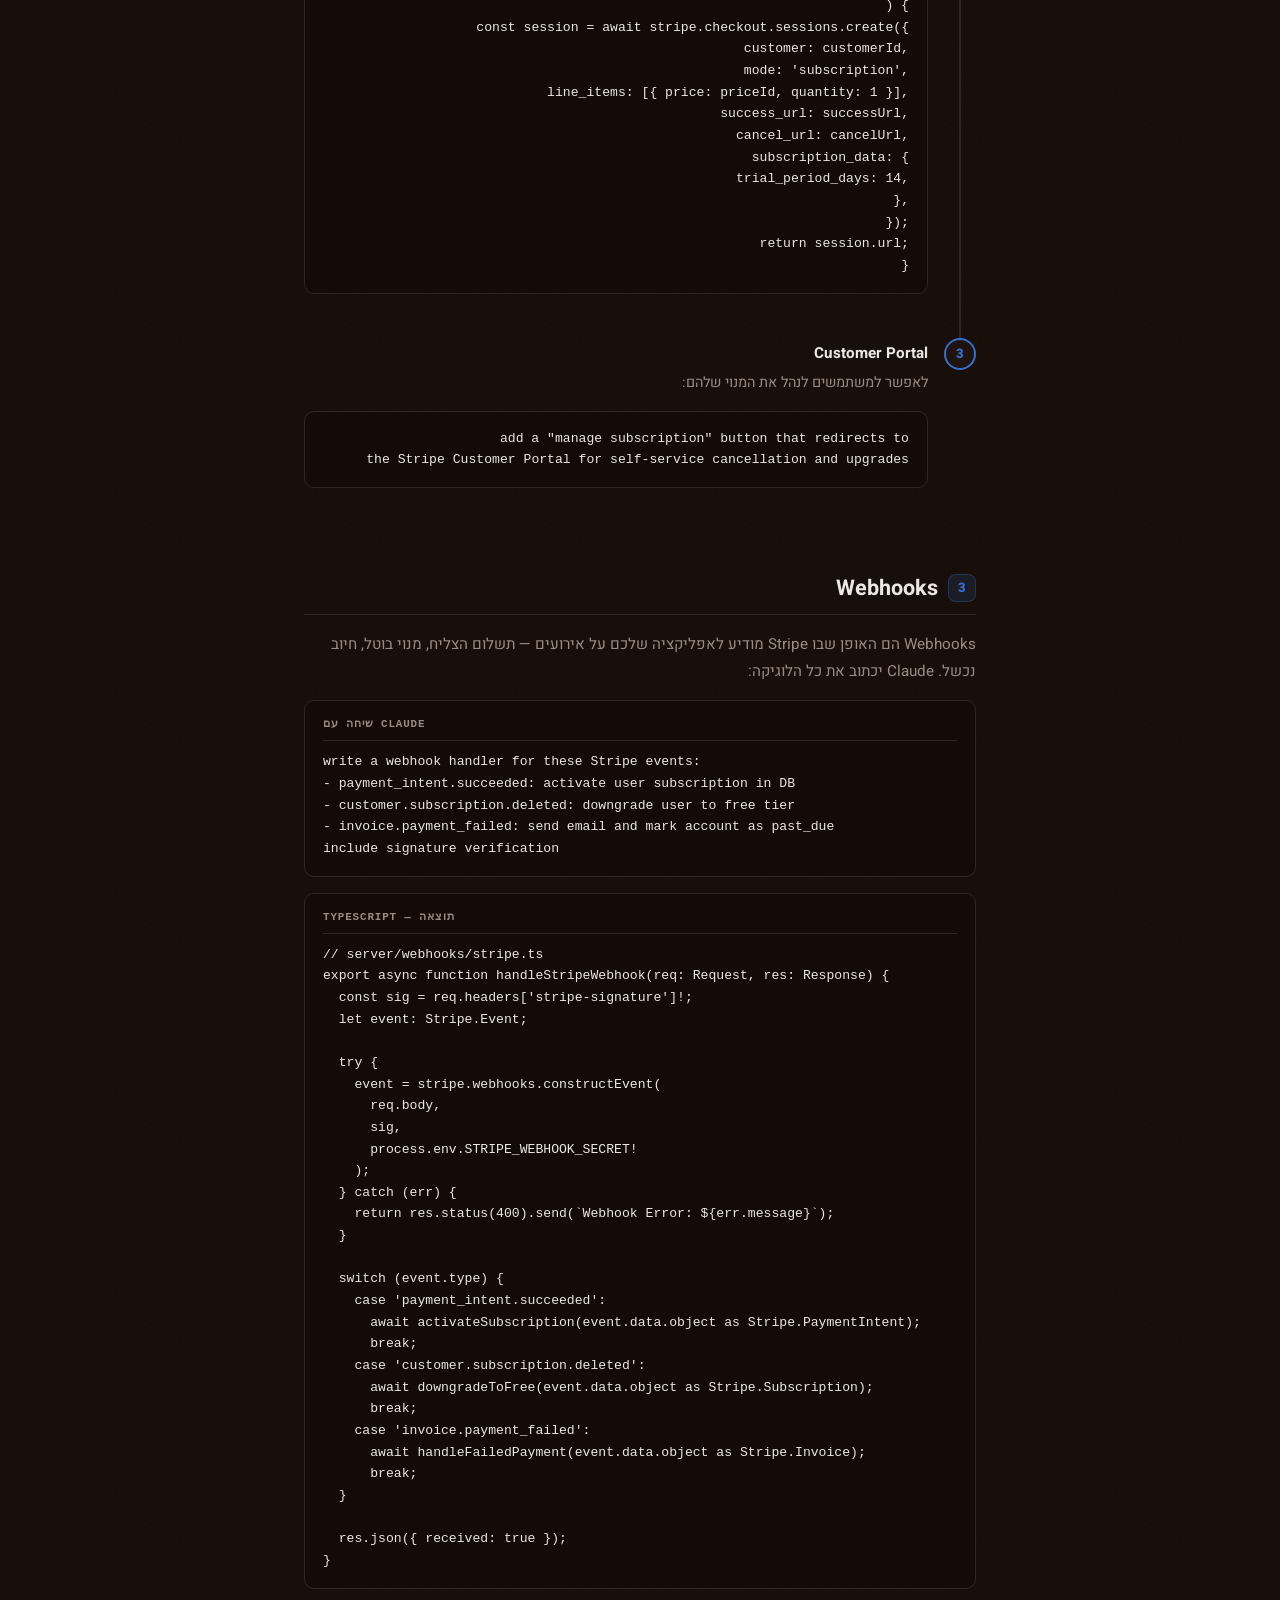
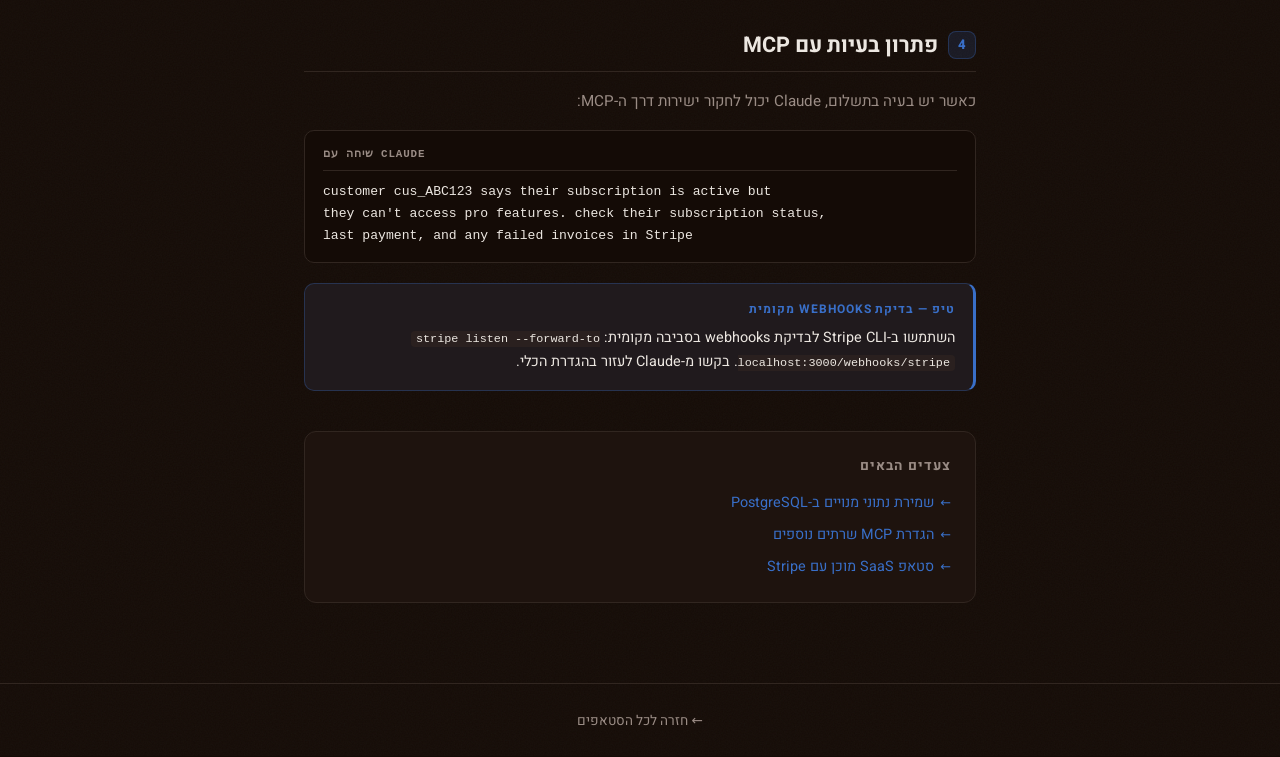
<file: tutorials/stripe.html>
<!doctype html>
<html lang="he" dir="rtl">
  <head>
    <meta charset="UTF-8" />
    <meta name="viewport" content="width=device-width, initial-scale=1.0" />
    <title>תשלומי Stripe — Claude Code Setups</title>
    <meta
      name="description"
      content="Stripe MCP עם Claude Code: מנויים, webhooks, מצב טסט ופתרון בעיות תשלומים."
    />
    <link rel="preconnect" href="https://fonts.googleapis.com" />
    <link rel="preconnect" href="https://fonts.gstatic.com" crossorigin />
    <link
      href="https://fonts.googleapis.com/css2?family=Heebo:wght@400;600;700;800&display=swap"
      rel="stylesheet"
    />
    <link rel="stylesheet" href="../css/style.css" />
    <link rel="stylesheet" href="tutorial.css" />
  </head>
  <body>
    <a href="#content" class="skip-link">דלג לתוכן</a>
    <nav class="tutorial-nav" aria-label="ניווט">
      <a href="../index.html" class="nav-back">← חזרה לסטאפים</a>
      <span class="nav-title">Claude Code Setups</span>
      <a href="index.html" class="nav-tutorials">כל הטוטוריאלים</a>
    </nav>
    <main id="content">
      <article class="tutorial-article">
        <header class="tutorial-header">
          <span class="tutorial-badge">Payments</span>
          <h1>תשלומי Stripe עם Claude Code</h1>
          <p class="tutorial-lead">
            Stripe MCP מאפשר ל-Claude לבדוק תשלומים, לנהל customers, ולפתור
            בעיות — ישירות מהשיחה. בנוסף, Claude יכול לכתוב את כל קוד האינטגרציה
            עם Stripe SDK.
          </p>
          <div class="tutorial-meta">
            <span>⏱ 12 דקות קריאה</span>
            <span>רמה: בינוני</span>
          </div>
        </header>

        <h2>הגדרת Stripe MCP</h2>
        <p>Stripe מספקת MCP רשמי שמאפשר גישה ל-API שלהם ישירות מ-Claude:</p>
        <div class="code-block">
          <div class="code-block-header">
            <span class="code-lang">json — claude_desktop_config.json</span>
          </div>
          <pre>
{
  "mcpServers": {
    "stripe": {
      "command": "npx",
      "args": ["-y", "@stripe/agent-toolkit/mcp"],
      "env": {
        "STRIPE_SECRET_KEY": "sk_test_..."
      }
    }
  }
}</pre
          >
        </div>
        <div class="warning-box">
          <strong>השתמשו תמיד ב-Test Mode</strong>
          המפתח צריך להתחיל ב-<code>sk_test_</code> ולא ב-<code>sk_live_</code>.
          לעולם אל תתנו ל-MCP גישה ל-live keys בסביבת פיתוח. לכו ל-<a
            href="https://dashboard.stripe.com/test/apikeys"
            target="_blank"
            rel="noopener"
            >Stripe Dashboard</a
          >
          להשגת test key.
        </div>

        <h2>בניית מנויים (Subscriptions)</h2>
        <p>
          Claude יכול לכתוב את כל הקוד הנדרש למנויים — יצירת products, prices,
          וחיבור Checkout:
        </p>
        <ol class="step-list">
          <li>
            <div class="step-content">
              <strong>יצירת Products ו-Prices</strong>
              <div class="code-block">
                <pre>
create a Stripe subscription setup with 3 tiers:
- Free: $0/month, 100 API calls
- Pro: $29/month, 10,000 API calls
- Enterprise: $99/month, unlimited
create the products and prices in test mode via the MCP</pre
                >
              </div>
            </div>
          </li>
          <li>
            <div class="step-content">
              <strong>Checkout Session</strong>
              <p>Claude יכתוב את הקוד לפתיחת Checkout:</p>
              <div class="code-block">
                <pre>
// server/stripe/checkout.ts
export async function createCheckoutSession(
  customerId: string,
  priceId: string,
  successUrl: string,
  cancelUrl: string
) {
  const session = await stripe.checkout.sessions.create({
    customer: customerId,
    mode: 'subscription',
    line_items: [{ price: priceId, quantity: 1 }],
    success_url: successUrl,
    cancel_url: cancelUrl,
    subscription_data: {
      trial_period_days: 14,
    },
  });
  return session.url;
}</pre
                >
              </div>
            </div>
          </li>
          <li>
            <div class="step-content">
              <strong>Customer Portal</strong>
              <p>לאפשר למשתמשים לנהל את המנוי שלהם:</p>
              <div class="code-block">
                <pre>
add a "manage subscription" button that redirects to
the Stripe Customer Portal for self-service cancellation and upgrades</pre
                >
              </div>
            </div>
          </li>
        </ol>

        <h2>Webhooks</h2>
        <p>
          Webhooks הם האופן שבו Stripe מודיע לאפליקציה שלכם על אירועים — תשלום
          הצליח, מנוי בוטל, חיוב נכשל. Claude יכתוב את כל הלוגיקה:
        </p>
        <div class="code-block">
          <div class="code-block-header">
            <span class="code-lang">שיחה עם claude</span>
          </div>
          <pre>
write a webhook handler for these Stripe events:
- payment_intent.succeeded: activate user subscription in DB
- customer.subscription.deleted: downgrade user to free tier
- invoice.payment_failed: send email and mark account as past_due
include signature verification</pre
          >
        </div>
        <div class="code-block">
          <div class="code-block-header">
            <span class="code-lang">typescript — תוצאה</span>
          </div>
          <pre>
// server/webhooks/stripe.ts
export async function handleStripeWebhook(req: Request, res: Response) {
  const sig = req.headers['stripe-signature']!;
  let event: Stripe.Event;

  try {
    event = stripe.webhooks.constructEvent(
      req.body,
      sig,
      process.env.STRIPE_WEBHOOK_SECRET!
    );
  } catch (err) {
    return res.status(400).send(`Webhook Error: ${err.message}`);
  }

  switch (event.type) {
    case 'payment_intent.succeeded':
      await activateSubscription(event.data.object as Stripe.PaymentIntent);
      break;
    case 'customer.subscription.deleted':
      await downgradeToFree(event.data.object as Stripe.Subscription);
      break;
    case 'invoice.payment_failed':
      await handleFailedPayment(event.data.object as Stripe.Invoice);
      break;
  }

  res.json({ received: true });
}</pre
          >
        </div>

        <h2>פתרון בעיות עם MCP</h2>
        <p>כאשר יש בעיה בתשלום, Claude יכול לחקור ישירות דרך ה-MCP:</p>
        <div class="code-block">
          <div class="code-block-header">
            <span class="code-lang">שיחה עם claude</span>
          </div>
          <pre>
customer cus_ABC123 says their subscription is active but
they can't access pro features. check their subscription status,
last payment, and any failed invoices in Stripe</pre
          >
        </div>
        <div class="tip-box">
          <strong>טיפ — בדיקת Webhooks מקומית</strong>
          השתמשו ב-Stripe CLI לבדיקת webhooks בסביבה מקומית:
          <code>stripe listen --forward-to localhost:3000/webhooks/stripe</code
          >. בקשו מ-Claude לעזור בהגדרת הכלי.
        </div>

        <div class="next-steps">
          <h3>צעדים הבאים</h3>
          <ul>
            <li>
              <a href="databases.html">שמירת נתוני מנויים ב-PostgreSQL</a>
            </li>
            <li><a href="mcps.html">הגדרת MCP שרתים נוספים</a></li>
            <li><a href="../index.html">סטאפ SaaS מוכן עם Stripe</a></li>
          </ul>
        </div>
      </article>
    </main>
    <footer class="tutorial-footer">
      <a href="../index.html">← חזרה לכל הסטאפים</a>
    </footer>
  </body>
</html>
</file>
<file: css/style.css>
*,
*::before,
*::after {
  box-sizing: border-box;
  margin: 0;
  padding: 0;
}

html,
body {
  overflow-x: hidden;
}

/* ── Skip link ── */
.skip-link {
  position: absolute;
  top: -100px;
  inset-inline-start: 16px;
  background: var(--primary);
  color: #fff;
  padding: 8px 16px;
  border-radius: 8px;
  font-size: 0.85rem;
  font-weight: 600;
  text-decoration: none;
  z-index: 999;
  transition: top 0.15s;
}
.skip-link:focus {
  top: 16px;
}

/* ── Global focus ring (WCAG 2.4.7 / SI 5568) ── */
:focus-visible {
  outline: 2px solid var(--primary, #396fc8);
  outline-offset: 3px;
  border-radius: 4px;
}

/* ── Visually hidden (for screen-reader-only text) ── */
.sr-only {
  position: absolute;
  width: 1px;
  height: 1px;
  padding: 0;
  margin: -1px;
  overflow: hidden;
  clip: rect(0, 0, 0, 0);
  white-space: nowrap;
  border: 0;
}

/* ── Reduced motion ── */
@media (prefers-reduced-motion: reduce) {
  *,
  *::before,
  *::after {
    animation-duration: 0.01ms !important;
    animation-iteration-count: 1 !important;
    transition-duration: 0.01ms !important;
  }
}

/* ── Density tokens ── */
:root {
  --d-gap: 16px;
  --d-pad: 24px 20px 20px;
  --d-name: 1.15rem;
  --d-desc: 0.84rem;
}

:root {
  --bg: #140b06;
  --surface: #1e130e;
  --border: #312620;
  --text: #ece7e1;
  --muted: #9a8c85;
  --muted-fg: #9a8c85;
  --primary: #396fc8;
  --radius: 12px;
  --modal-bg: rgba(20, 11, 6, 0.75);
  --header-gradient-start: #ece7e1;
  --header-gradient-end: #6a80d4;
}

[data-theme="light"] body,
body.high-contrast {
  background-image: none;
}

[data-theme="light"] {
  --bg: #f5ede4;
  --surface: #fefbf8;
  --border: #ddd6cd;
  --text: #1e130e;
  --muted: #4c3f39;
  --muted-fg: #4c3f39;
  --primary: #003384;
  --modal-bg: rgba(30, 19, 14, 0.55);
  --header-gradient-start: #1e130e;
  --header-gradient-end: #003384;
}

body {
  background-color: var(--bg);
  background-image: url("data:image/svg+xml,%3Csvg xmlns='http://www.w3.org/2000/svg' width='200' height='200'%3E%3Cfilter id='g'%3E%3CfeTurbulence type='fractalNoise' baseFrequency='0.72' numOctaves='4' stitchTiles='stitch'/%3E%3C/filter%3E%3Crect width='200' height='200' filter='url(%23g)' opacity='0.035'/%3E%3C/svg%3E");
  background-size: 200px 200px;
  background-repeat: repeat;
  color: var(--text);
  font-family:
    "Heebo",
    system-ui,
    -apple-system,
    sans-serif;
  min-height: 100vh;
  display: flex;
  flex-direction: column;
  direction: rtl;
  transition:
    background 0.25s ease,
    color 0.25s ease;
}

/* ── Background grain texture (dark mode only) ── */

/* ── Top navigation bar ── */
.top-nav {
  position: sticky;
  top: 0;
  z-index: 200;
  background: #101010;
  border-bottom: 1px solid rgba(255, 255, 255, 0.08);
  display: flex;
  align-items: center;
  justify-content: center;
  padding: 0 24px;
  height: 48px;
}

.top-nav-links {
  display: flex;
  align-items: center;
  gap: 4px;
}

.top-nav-link {
  font-size: 0.82rem;
  font-weight: 600;
  color: rgba(255, 255, 255, 0.55);
  text-decoration: none;
  padding: 6px 16px;
  border-radius: 8px;
  transition:
    color 0.15s,
    background 0.15s;
}

.top-nav-link:hover {
  color: #fff;
  background: rgba(255, 255, 255, 0.08);
}

.top-nav-link--active {
  color: #fff;
  background: rgba(255, 255, 255, 0.12);
}

@media (max-width: 560px) {
  .top-nav {
    height: 44px;
  }
}

/* ── Header controls (theme + lang toggles) ── */
.header-controls {
  position: absolute;
  top: 16px;
  inset-inline-start: 16px;
  display: flex;
  gap: 8px;
  z-index: 10;
}

.theme-toggle,
.lang-toggle {
  background: var(--surface);
  border: 1px solid var(--border);
  border-radius: 8px;
  color: var(--text);
  height: 36px;
  cursor: pointer;
  display: flex;
  align-items: center;
  justify-content: center;
  transition:
    background 0.15s,
    border-color 0.15s;
}

.theme-toggle {
  width: 36px;
  font-size: 1rem;
}

.lang-toggle {
  padding: 0 10px;
  font-size: 0.72rem;
  font-weight: 700;
  letter-spacing: 0.06em;
  font-family: monospace;
  min-width: 36px;
}

.theme-toggle:hover,
.lang-toggle:hover {
  background: color-mix(in srgb, var(--muted) 10%, var(--surface));
  border-color: var(--muted);
}

/* focus visible for keyboard navigation */
.theme-toggle:focus-visible,
.lang-toggle:focus-visible {
  outline: 2px solid var(--primary);
  outline-offset: 2px;
}

header {
  position: relative;
}

/* ── Header ── */
header {
  padding: 64px 24px 40px;
  text-align: center;
}

.header-label {
  font-size: 0.78rem;
  letter-spacing: 0.12em;
  text-transform: uppercase;
  color: var(--muted);
  margin-bottom: 16px;
  font-family: monospace;
}

header h1 {
  font-size: clamp(2rem, 5vw, 3.5rem);
  font-weight: 800;
  letter-spacing: -0.02em;
  background: linear-gradient(
    135deg,
    var(--header-gradient-start) 50%,
    var(--header-gradient-end)
  );
  -webkit-background-clip: text;
  -webkit-text-fill-color: transparent;
  background-clip: text;
}

header p {
  margin-top: 12px;
  color: var(--muted);
  font-size: 1rem;
}

/* ── Search bar ── */
#search-bar {
  max-width: 480px;
  margin: 0 auto 20px;
  padding: 0 24px;
}

.search-wrap {
  position: relative;
  display: flex;
  align-items: center;
}

.search-icon {
  position: absolute;
  inset-inline-end: 14px;
  color: var(--muted);
  pointer-events: none;
  flex-shrink: 0;
}

#search-input {
  width: 100%;
  background: var(--surface);
  border: 1px solid var(--border);
  border-radius: 10px;
  color: var(--text);
  font-family: "Heebo", system-ui, sans-serif;
  font-size: 0.92rem;
  padding: 10px 40px 10px 40px;
  outline: none;
  transition:
    border-color 0.15s,
    box-shadow 0.15s;
  direction: rtl;
}

#search-input::placeholder {
  color: var(--muted);
}

#search-input:focus {
  border-color: var(--primary);
  box-shadow: 0 0 0 3px color-mix(in srgb, var(--primary) 15%, transparent);
}

#search-input::-webkit-search-cancel-button {
  display: none;
}

.search-clear {
  position: absolute;
  inset-inline-start: 10px;
  background: none;
  border: none;
  color: var(--muted);
  cursor: pointer;
  font-size: 0.75rem;
  padding: 4px;
  display: none;
  line-height: 1;
}

.search-clear.visible {
  display: block;
}

.search-clear:hover {
  color: var(--text);
}

.no-results {
  text-align: center;
  padding: 48px 24px;
  color: var(--muted);
  font-size: 0.92rem;
  grid-column: 1 / -1;
}

/* ── Filter bar ── */
#filter-bar {
  display: flex;
  flex-wrap: nowrap;
  overflow-x: auto;
  scrollbar-width: none;
  -webkit-overflow-scrolling: touch;
  gap: 8px;
  max-width: 1200px;
  margin: 0 auto 28px;
  padding: 0 24px;
  -webkit-mask-image: linear-gradient(
    to left,
    transparent 0,
    black 32px,
    black calc(100% - 32px),
    transparent 100%
  );
  mask-image: linear-gradient(
    to left,
    transparent 0,
    black 32px,
    black calc(100% - 32px),
    transparent 100%
  );
}

#filter-bar::-webkit-scrollbar {
  display: none;
}

.filter-btn {
  font-family: "Heebo", system-ui, sans-serif;
  font-size: 0.75rem;
  font-weight: 600;
  padding: 6px 14px;
  border-radius: 20px;
  border: 1px solid var(--border);
  background: transparent;
  color: var(--muted);
  cursor: pointer;
  flex-shrink: 0;
  transition:
    border-color 0.15s,
    color 0.15s,
    background 0.15s;
}

.filter-btn:hover {
  border-color: var(--muted);
  color: var(--text);
}

.filter-btn.active {
  border-color: var(--active-color, #fff);
  color: var(--active-color, #fff);
  background: color-mix(in srgb, var(--active-color, #fff) 12%, transparent);
}

/* ── Grid ── */
#grid {
  display: grid;
  grid-template-columns: repeat(4, 1fr);
  gap: var(--d-gap);
  max-width: 1200px;
  margin: 0 auto;
  padding: 0 24px 64px;
  flex: 1;
}

@media (max-width: 960px) {
  #grid {
    grid-template-columns: repeat(2, 1fr);
  }
}

/* ── Skeleton shimmer ── */
@keyframes shimmer {
  0% {
    background-position: 200% 0;
  }
  100% {
    background-position: -200% 0;
  }
}

.skeleton {
  height: 200px;
  border-radius: var(--radius);
  border: 1px solid var(--border);
  background: linear-gradient(
    90deg,
    var(--surface) 25%,
    color-mix(in srgb, var(--border) 60%, var(--surface)) 50%,
    var(--surface) 75%
  );
  background-size: 200% 100%;
  animation: shimmer 1.6s ease-in-out infinite;
}
@media (max-width: 560px) {
  #grid {
    grid-template-columns: 1fr;
  }
}

/* ── Tile ── */
@keyframes tileIn {
  from {
    opacity: 0;
    transform: translateY(14px);
  }
  to {
    opacity: 1;
    transform: translateY(0);
  }
}

.tile {
  position: relative;
  background: var(--surface);
  border: 1px solid var(--border);
  border-radius: var(--radius);
  cursor: pointer;
  overflow: hidden;
  transition:
    transform 0.18s ease,
    border-color 0.18s ease,
    box-shadow 0.18s ease,
    opacity 0.18s ease;
  border-inline-end: 3px solid transparent;
  animation: tileIn 0.38s ease backwards;
  animation-delay: calc(var(--i, 0) * 55ms);
}

.tile::after {
  content: "";
  position: absolute;
  top: 0;
  bottom: 0;
  inset-inline-end: 0;
  width: 3px;
  background: linear-gradient(
    to bottom,
    var(--accent) 0%,
    color-mix(in srgb, var(--accent) 40%, transparent) 60%,
    transparent 100%
  );
  transition:
    width 0.18s ease,
    opacity 0.18s ease;
  pointer-events: none;
}

.tile.hidden {
  display: none;
}

.tile[draggable] {
  cursor: grab;
}

.tile.dragging {
  opacity: 0.35;
  cursor: grabbing;
}

.tile.drag-over {
  outline: 2px dashed var(--primary);
  outline-offset: 3px;
  background: color-mix(in srgb, var(--primary) 5%, var(--surface));
}

.tile:focus-visible {
  outline: 2px solid var(--primary);
  outline-offset: 2px;
}

/* Badges */
.tile-meta {
  display: flex;
  gap: 6px;
  flex-wrap: wrap;
  margin-top: 2px;
}

.badge {
  font-size: 0.62rem;
  font-weight: 700;
  padding: 2px 7px;
  border-radius: 4px;
  letter-spacing: 0.03em;
}

.badge-time {
  background: color-mix(in srgb, var(--accent) 12%, transparent);
  color: var(--accent);
  border: 1px solid color-mix(in srgb, var(--accent) 25%, transparent);
}

.badge-level {
  background: color-mix(in srgb, var(--muted) 12%, transparent);
  color: var(--muted);
  border: 1px solid var(--border);
}

/* Favorite heart */
.tile-fav {
  position: absolute;
  top: 10px;
  inset-inline-start: 10px;
  background: none;
  border: none;
  font-size: 0.85rem;
  cursor: pointer;
  opacity: 0.3;
  transition:
    opacity 0.15s,
    transform 0.15s;
  line-height: 1;
  padding: 2px;
  z-index: 2;
}
.tile-fav:hover,
.tile-fav.active {
  opacity: 1;
}
.tile-fav.active {
  transform: scale(1.2);
}

/* Hover tooltip */
.tile-tooltip {
  position: absolute;
  bottom: calc(100% + 8px);
  inset-inline-start: 0;
  inset-inline-end: 0;
  background: var(--surface);
  border: 1px solid var(--border);
  border-radius: 8px;
  padding: 10px 12px;
  font-size: 0.75rem;
  color: var(--text);
  line-height: 1.5;
  pointer-events: none;
  opacity: 0;
  transform: translateY(4px);
  transition:
    opacity 0.15s ease,
    transform 0.15s ease;
  z-index: 10;
  box-shadow: 0 8px 24px rgba(0, 0, 0, 0.2);
}

.tile:hover .tile-tooltip,
.tile:focus-visible .tile-tooltip {
  opacity: 1;
  transform: translateY(0);
}

.tile-tooltip li {
  list-style: none;
  padding: 2px 0;
  border-bottom: 1px solid var(--border);
  white-space: nowrap;
  overflow: hidden;
  text-overflow: ellipsis;
}
.tile-tooltip li:last-child {
  border-bottom: none;
}

.tile:hover {
  transform: translateY(-4px);
  border-color: transparent;
  box-shadow: 0 4px 20px color-mix(in srgb, var(--accent) 14%, transparent);
}

.tile:hover::after {
  width: 4px;
  opacity: 1;
  background: linear-gradient(
    to bottom,
    color-mix(in srgb, var(--accent) 130%, #fff) 0%,
    var(--accent) 40%,
    color-mix(in srgb, var(--accent) 40%, transparent) 80%,
    transparent 100%
  );
}

.tile-glow {
  position: absolute;
  inset: 0;
  background: radial-gradient(
    ellipse at top right,
    color-mix(in srgb, var(--accent) 5%, transparent),
    transparent 60%
  );
  pointer-events: none;
}

.tile-body {
  padding: var(--d-pad);
  display: flex;
  flex-direction: column;
  gap: 8px;
  height: 100%;
}

.tile-name {
  font-size: var(--d-name);
  font-weight: 800;
  line-height: 1.2;
  color: var(--text);
}

.tile-user {
  font-size: 0.75rem;
  color: var(--accent);
  font-family: monospace;
  direction: ltr;
  text-align: right;
}

.tile-desc {
  font-size: var(--d-desc);
  color: var(--muted);
  line-height: 1.6;
  flex: 1;
}

.tile-tags {
  display: flex;
  flex-wrap: wrap;
  gap: 6px;
  margin-top: 4px;
}

.tile-copied {
  display: inline-flex;
  align-items: center;
  gap: 3px;
  font-size: 0.65rem;
  font-weight: 700;
  color: var(--accent);
  letter-spacing: 0.04em;
  margin-top: 6px;
  opacity: 0.85;
}
.tile-copied[hidden] {
  display: none;
}

.tag {
  font-size: 0.68rem;
  font-weight: 600;
  letter-spacing: 0.02em;
  padding: 3px 8px;
  border-radius: 4px;
  border: 1px solid var(--accent, var(--border));
  color: var(--accent, var(--muted));
  background: color-mix(in srgb, var(--accent, #444) 10%, transparent);
}

/* ── Modal ── */
#modal {
  position: fixed;
  inset: 0;
  background: var(--modal-bg);
  backdrop-filter: blur(8px);
  display: flex;
  align-items: center;
  justify-content: center;
  padding: 24px;
  opacity: 0;
  pointer-events: none;
  transition: opacity 0.2s ease;
  z-index: 100;
}

#modal.open {
  opacity: 1;
  pointer-events: all;
}

#modal-content {
  background: var(--surface);
  border: 1px solid var(--border);
  border-radius: 16px;
  padding: 36px;
  max-width: 620px;
  width: 100%;
  max-height: 85vh;
  overflow-y: auto;
  position: relative;
}

.modal-close {
  position: absolute;
  top: 16px;
  inset-inline-start: 16px;
  background: none;
  border: 1px solid var(--border);
  color: var(--muted);
  width: 32px;
  height: 32px;
  border-radius: 8px;
  cursor: pointer;
  font-size: 0.85rem;
  display: flex;
  align-items: center;
  justify-content: center;
  transition:
    border-color 0.15s,
    color 0.15s;
}
.modal-close:hover {
  border-color: var(--muted);
  color: var(--text);
}

.modal-header {
  display: flex;
  align-items: flex-start;
  gap: 16px;
  margin-bottom: 16px;
}

.modal-accent {
  font-size: 1.8rem;
  line-height: 1;
  flex-shrink: 0;
  margin-top: 4px;
}

.modal-header h2 {
  font-size: 1.6rem;
  font-weight: 800;
  margin-bottom: 4px;
}

.modal-user {
  font-size: 0.8rem;
  color: var(--muted);
  font-family: monospace;
  margin-inline-end: 10px;
  direction: ltr;
  unicode-bidi: embed;
}

.modal-tags {
  display: inline-flex;
  flex-wrap: wrap;
  gap: 6px;
}

.modal-desc {
  color: var(--muted);
  font-size: 0.92rem;
  line-height: 1.7;
  margin-bottom: 24px;
}

#modal-content h3 {
  font-size: 0.72rem;
  font-weight: 700;
  letter-spacing: 0.1em;
  text-transform: uppercase;
  color: var(--muted);
  margin-bottom: 10px;
}

.feature-list {
  list-style: none;
  margin-bottom: 28px;
}

.feature-list li {
  font-size: 0.88rem;
  color: var(--text);
  padding: 6px 0;
  padding-inline-end: 16px;
  position: relative;
  border-bottom: 1px solid var(--border);
}

.feature-list li::before {
  content: "←";
  position: absolute;
  inset-inline-end: 0;
  color: var(--muted);
}

/* ── Week 1 section ── */
.week1-heading {
  margin-top: 0;
}

.week1-list {
  list-style: none;
  padding: 0;
  margin: 0 0 24px;
  display: flex;
  flex-direction: column;
  gap: 6px;
}

.week1-item {
  display: flex;
  align-items: baseline;
  gap: 10px;
  font-size: 0.88rem;
  color: var(--text);
  background: color-mix(in srgb, var(--accent) 6%, var(--surface));
  border: 1px solid color-mix(in srgb, var(--accent) 20%, transparent);
  border-radius: 8px;
  padding: 8px 12px;
  line-height: 1.4;
}

.week1-check {
  color: var(--accent);
  font-weight: 700;
  flex-shrink: 0;
  font-size: 0.9rem;
}

/* ── Prerequisites checklist ── */
.prereqs-details {
  margin-bottom: 12px;
  border: 1px solid var(--border);
  border-radius: 8px;
  overflow: hidden;
}

.prereqs-summary {
  display: flex;
  align-items: center;
  gap: 6px;
  padding: 9px 14px;
  cursor: pointer;
  font-size: 0.82rem;
  color: var(--muted);
  list-style: none;
  user-select: none;
  flex-direction: row-reverse;
  justify-content: flex-end;
}

.prereqs-summary::-webkit-details-marker {
  display: none;
}

.prereqs-details[open] .prereqs-summary svg {
  transform: rotate(180deg);
}

.prereqs-summary svg {
  transition: transform 0.2s ease;
  flex-shrink: 0;
}

.prereqs-summary:hover {
  color: var(--text);
}

.prereqs-list {
  list-style: none;
  padding: 0 14px 10px;
  margin: 0;
  display: flex;
  flex-direction: column;
  gap: 6px;
  border-top: 1px solid var(--border);
}

.prereq-item {
  display: flex;
  align-items: flex-start;
  gap: 8px;
  cursor: pointer;
  padding: 4px 0;
}

.prereq-check {
  margin-top: 2px;
  flex-shrink: 0;
  accent-color: var(--primary);
  width: 14px;
  height: 14px;
  cursor: pointer;
}

.prereq-item span {
  font-size: 0.82rem;
  color: var(--text);
  line-height: 1.4;
}

.prereq-item:has(.prereq-check:checked) span {
  color: var(--muted);
  text-decoration: line-through;
}

code.inline-cmd {
  font-family: "SF Mono", "Fira Code", monospace;
  font-size: 0.75rem;
  background: color-mix(in srgb, var(--border) 60%, transparent);
  padding: 1px 5px;
  border-radius: 4px;
}

.install-block {
  display: flex;
  align-items: center;
  gap: 10px;
  background: var(--bg);
  border: 1px solid var(--border);
  border-radius: 8px;
  padding: 14px 16px;
  margin-bottom: 12px;
  direction: ltr;
}

.install-block code {
  flex: 1;
  font-family: "SF Mono", "Fira Code", monospace;
  font-size: 0.76rem;
  color: var(--text);
  word-break: break-all;
  text-align: left;
}

.copy-btn {
  background: var(--surface);
  border: 1px solid var(--border);
  color: var(--muted);
  width: 32px;
  height: 32px;
  border-radius: 6px;
  cursor: pointer;
  font-size: 1rem;
  flex-shrink: 0;
  display: flex;
  align-items: center;
  justify-content: center;
  transition:
    background 0.15s,
    color 0.15s;
}
.copy-btn:hover {
  border-color: var(--muted);
  color: var(--text);
}

/* ── Run install button ── */
.run-btn {
  background: color-mix(in srgb, var(--primary) 12%, var(--surface));
  border: 1px solid color-mix(in srgb, var(--primary) 40%, transparent);
  color: var(--primary);
  padding: 0 14px;
  height: 32px;
  border-radius: 6px;
  cursor: pointer;
  font-size: 0.76rem;
  font-weight: 700;
  font-family: "Heebo", system-ui, sans-serif;
  flex-shrink: 0;
  display: flex;
  align-items: center;
  gap: 5px;
  transition:
    background 0.15s,
    border-color 0.15s;
  white-space: nowrap;
}
.run-btn:hover {
  background: color-mix(in srgb, var(--primary) 20%, var(--surface));
  border-color: var(--primary);
}

/* ── Run instructions panel ── */
.run-instructions {
  margin-top: 10px;
  background: color-mix(in srgb, var(--primary) 6%, var(--surface));
  border: 1px solid color-mix(in srgb, var(--primary) 25%, transparent);
  border-radius: 8px;
  padding: 14px 16px;
  font-size: 0.82rem;
  line-height: 1.7;
  display: none;
}
.run-instructions.visible {
  display: block;
}
.run-instructions ol {
  padding-inline-start: 1.4em;
  margin-top: 6px;
  color: var(--text);
}
.run-instructions li {
  margin-bottom: 4px;
}
.run-instructions kbd {
  background: var(--border);
  border: 1px solid var(--muted);
  border-radius: 4px;
  padding: 1px 5px;
  font-family: monospace;
  font-size: 0.76rem;
}

/* ── Expandable feature details ── */
.feature-detail {
  width: 100%;
}
.feature-detail > summary {
  list-style: none;
  cursor: pointer;
  display: flex;
  align-items: flex-start;
  justify-content: space-between;
  gap: 8px;
  padding-block: 6px;
  padding-inline-end: 0;
  font-size: 0.88rem;
  color: var(--text);
  user-select: none;
}
.feature-detail > summary::-webkit-details-marker {
  display: none;
}
.feature-detail > summary::after {
  content: "+";
  color: var(--muted);
  font-size: 0.9rem;
  flex-shrink: 0;
  line-height: 1.6;
  transition: transform 0.15s;
}
.feature-detail[open] > summary::after {
  content: "−";
}
.feature-detail > summary:hover::after {
  color: var(--text);
}
.feature-detail-body {
  padding: 8px 0 4px;
  font-size: 0.81rem;
  color: var(--muted);
  line-height: 1.6;
}
.feature-ref {
  display: inline-block;
  margin-top: 4px;
  font-size: 0.76rem;
  color: var(--primary);
  text-decoration: none;
  word-break: break-all;
}
.feature-ref:hover {
  text-decoration: underline;
}
.feature-list li {
  padding-inline-end: 0;
}
.feature-list li::before {
  display: none;
}

/* ── Modal nav (prev / position / next) ── */
.modal-nav-row {
  display: flex;
  align-items: center;
  justify-content: space-between;
  margin-bottom: 16px;
  padding-bottom: 12px;
  border-bottom: 1px solid var(--border);
}

.modal-nav-btn {
  display: inline-flex;
  align-items: center;
  gap: 4px;
  background: none;
  border: 1px solid var(--border);
  border-radius: 8px;
  color: var(--muted);
  font-family: "Heebo", system-ui, sans-serif;
  font-size: 0.78rem;
  padding: 5px 12px;
  cursor: pointer;
  transition:
    border-color 0.15s,
    color 0.15s;
}
.modal-nav-btn:hover:not(:disabled) {
  border-color: var(--muted);
  color: var(--text);
}
.modal-nav-btn:disabled {
  opacity: 0.3;
  cursor: default;
}

.modal-nav-pos {
  font-size: 0.75rem;
  color: var(--muted);
  font-variant-numeric: tabular-nums;
  direction: ltr;
}

.modal-footer-row {
  display: flex;
  align-items: center;
  justify-content: space-between;
  flex-wrap: wrap;
  gap: 8px;
}

.prereqs {
  font-size: 0.75rem;
  color: var(--muted);
  direction: ltr;
  text-align: left;
}

/* ── Toast ── */
.toast {
  position: fixed;
  bottom: 32px;
  left: 50%;
  transform: translateX(-50%) translateY(12px);
  background: var(--surface);
  border: 1px solid var(--border);
  color: var(--text);
  font-size: 0.82rem;
  padding: 8px 20px;
  border-radius: 20px;
  opacity: 0;
  transition:
    opacity 0.18s ease,
    transform 0.18s ease;
  pointer-events: none;
  z-index: 200;
}

.toast.toast-show {
  opacity: 1;
  transform: translateX(-50%) translateY(0);
}

/* ── Similar setups ── */
.similar-section {
  margin-top: 28px;
  padding-top: 20px;
  border-top: 1px solid var(--border);
}

.similar-grid {
  display: flex;
  gap: 10px;
  flex-wrap: wrap;
  margin-top: 10px;
}

.similar-card {
  flex: 1;
  min-width: 160px;
  display: flex;
  align-items: flex-start;
  gap: 10px;
  background: var(--bg);
  border: 1px solid var(--border);
  border-inline-start: 3px solid var(--s-accent, var(--border));
  border-radius: 10px;
  padding: 12px 14px;
  cursor: pointer;
  text-align: right;
  font-family: "Heebo", system-ui, sans-serif;
  transition:
    border-color 0.15s,
    transform 0.15s;
}
.similar-card:hover {
  border-color: var(--s-accent, var(--muted));
  transform: translateY(-2px);
}

.similar-dot {
  width: 8px;
  height: 8px;
  border-radius: 50%;
  flex-shrink: 0;
  margin-top: 5px;
}

.similar-name {
  display: block;
  font-size: 0.88rem;
  font-weight: 700;
  color: var(--text);
  line-height: 1.3;
}

.similar-tags {
  display: block;
  font-size: 0.7rem;
  color: var(--muted);
  margin-top: 2px;
}

/* ── Contact section ── */
.contact-section {
  border-top: 1px solid var(--border);
  padding: 72px 24px 80px;
  text-align: center;
}

.contact-inner {
  max-width: 540px;
  margin: 0 auto;
}

.contact-label {
  font-size: 0.75rem;
  font-weight: 600;
  letter-spacing: 0.1em;
  text-transform: uppercase;
  color: var(--muted);
  margin-bottom: 14px;
}

.contact-heading {
  font-size: clamp(1.8rem, 4vw, 2.6rem);
  font-weight: 800;
  letter-spacing: -0.02em;
  color: var(--text);
  margin-bottom: 14px;
}

.contact-sub {
  font-size: 0.95rem;
  color: var(--muted);
  line-height: 1.7;
  margin-bottom: 36px;
}

.contact-links {
  display: flex;
  gap: 14px;
  justify-content: center;
  flex-wrap: wrap;
}

.contact-btn {
  display: inline-flex;
  align-items: center;
  gap: 9px;
  padding: 12px 22px;
  border-radius: 10px;
  font-family: "Heebo", system-ui, sans-serif;
  font-size: 0.9rem;
  font-weight: 600;
  text-decoration: none;
  border: 1px solid var(--border);
  transition:
    transform 0.15s ease,
    box-shadow 0.15s ease,
    border-color 0.15s ease;
  direction: ltr;
}

.contact-btn:hover {
  transform: translateY(-2px);
  box-shadow: 0 6px 20px rgba(0, 0, 0, 0.15);
}

.contact-btn-telegram {
  background: #2aabee;
  color: #fff;
  border-color: transparent;
}

.contact-btn-telegram:hover {
  background: #1a9bde;
  box-shadow: 0 6px 20px rgba(42, 171, 238, 0.3);
}

.contact-btn-linkedin {
  background: var(--surface);
  color: var(--text);
  border-color: var(--border);
}

.contact-btn-linkedin:hover {
  border-color: #0a66c2;
  color: #0a66c2;
  box-shadow: 0 6px 20px rgba(10, 102, 194, 0.15);
}

[data-theme="light"] .contact-btn-linkedin:hover {
  background: #f0f6ff;
}

/* ── Footer ── */
footer {
  border-top: 1px solid var(--border);
}

.footer-inner {
  max-width: 1200px;
  margin: 0 auto;
  padding: 16px 24px;
  display: flex;
  align-items: center;
  justify-content: space-between;
  gap: 12px;
  flex-wrap: wrap;
}

.footer-copy {
  font-size: 0.72rem;
  color: var(--muted);
  direction: ltr;
  white-space: nowrap;
}

.footer-link {
  font-size: 0.72rem;
  color: var(--muted);
  text-decoration: none;
  transition: color 0.15s;
}

.footer-link:hover {
  color: var(--text);
}

/* ── Toolbar row ── */
.toolbar-row {
  display: flex;
  align-items: center;
  justify-content: center;
  gap: 10px;
  margin-bottom: 24px;
}

/* ── Font size controls ── */
#font-size-ctrl {
  display: flex;
  border: 1px solid var(--border);
  border-radius: 8px;
  overflow: hidden;
}

.font-size-btn {
  background: transparent;
  border: none;
  border-inline-end: 1px solid var(--border);
  color: var(--muted);
  padding: 6px 10px;
  cursor: pointer;
  font-size: 0.75rem;
  font-weight: 700;
  font-family: inherit;
  line-height: 1;
  transition:
    color 0.15s,
    background 0.15s;
}

.font-size-btn:last-child {
  border-inline-end: none;
}

.font-size-btn:hover {
  color: var(--text);
  background: color-mix(in srgb, var(--primary) 8%, transparent);
}

/* ── Shuffle button ── */
#shuffle-btn {
  display: flex;
  align-items: center;
  gap: 6px;
  margin: 0 auto 24px;
  background: none;
  border: 1px solid var(--border);
  border-radius: 20px;
  color: var(--muted);
  font-family: "Heebo", system-ui, sans-serif;
  font-size: 0.75rem;
  padding: 5px 14px;
  cursor: pointer;
  transition:
    border-color 0.15s,
    color 0.15s;
}
#shuffle-btn:hover {
  border-color: var(--muted);
  color: var(--text);
}

/* ── Quiz button ── */
#quiz-btn {
  display: flex;
  align-items: center;
  gap: 6px;
  background: none;
  border: 1px solid var(--border);
  border-radius: 20px;
  color: var(--muted);
  font-family: "Heebo", system-ui, sans-serif;
  font-size: 0.75rem;
  padding: 5px 14px;
  cursor: pointer;
  transition:
    border-color 0.15s,
    color 0.15s,
    background 0.15s;
}

#quiz-btn:hover {
  border-color: var(--primary);
  color: var(--primary);
}

/* ── Quiz overlay ── */
#quiz-overlay {
  position: fixed;
  inset: 0;
  background: var(--modal-bg);
  backdrop-filter: blur(6px);
  -webkit-backdrop-filter: blur(6px);
  z-index: 200;
  display: flex;
  align-items: center;
  justify-content: center;
  padding: 24px;
  animation: fadeIn 0.2s ease;
}

#quiz-overlay[hidden] {
  display: none;
}

#quiz-panel {
  background: var(--surface);
  border: 1px solid var(--border);
  border-radius: 16px;
  padding: 32px 28px 28px;
  max-width: 480px;
  width: 100%;
  position: relative;
  animation: slideUp 0.25s ease;
}

#quiz-close {
  position: absolute;
  top: 16px;
  inset-inline-start: 16px;
  background: none;
  border: 1px solid var(--border);
  color: var(--muted);
  font-size: 1rem;
  cursor: pointer;
  width: 32px;
  height: 32px;
  border-radius: 8px;
  display: flex;
  align-items: center;
  justify-content: center;
  transition:
    color 0.15s,
    background 0.15s;
}

#quiz-close:hover {
  color: var(--text);
  background: var(--surface-hover, rgba(255, 255, 255, 0.06));
}

.quiz-step {
  display: flex;
  flex-direction: column;
  gap: 16px;
}

.quiz-progress {
  display: flex;
  gap: 6px;
  margin-bottom: 8px;
}

.quiz-dot {
  flex: 1;
  height: 3px;
  border-radius: 2px;
  background: var(--border);
  transition: background 0.2s;
}

.quiz-dot.done {
  background: var(--primary);
}

.quiz-q {
  font-size: 1.05rem;
  font-weight: 700;
  color: var(--text);
  margin: 0;
  line-height: 1.4;
}

.quiz-hint {
  font-size: 0.8rem;
  color: var(--muted);
  margin: -8px 0 0;
}

.quiz-options {
  display: grid;
  grid-template-columns: 1fr 1fr;
  gap: 8px;
}

.quiz-option {
  background: none;
  border: 1px solid var(--border);
  border-radius: 10px;
  color: var(--text);
  font-family: "Heebo", system-ui, sans-serif;
  font-size: 0.84rem;
  padding: 10px 12px;
  cursor: pointer;
  text-align: right;
  transition:
    border-color 0.15s,
    background 0.15s,
    color 0.15s;
  line-height: 1.3;
}

.quiz-option:hover {
  border-color: var(--primary);
  background: color-mix(in srgb, var(--primary) 8%, transparent);
}

.quiz-option.selected {
  border-color: var(--primary);
  background: color-mix(in srgb, var(--primary) 15%, transparent);
  color: var(--text);
}

/* Result screen */
.quiz-result {
  display: flex;
  flex-direction: column;
  gap: 16px;
  align-items: flex-end;
  text-align: right;
}

.quiz-result-label {
  font-size: 0.75rem;
  color: var(--muted);
  text-transform: uppercase;
  letter-spacing: 0.08em;
}

.quiz-result-name {
  font-size: 1.5rem;
  font-weight: 800;
  color: var(--text);
  margin: 0;
}

.quiz-result-desc {
  font-size: 0.88rem;
  color: var(--muted);
  line-height: 1.5;
  margin: 0;
}

.quiz-result-actions {
  display: flex;
  gap: 10px;
  flex-wrap: wrap;
}

.quiz-open-btn {
  background: var(--primary);
  color: #fff;
  border: none;
  border-radius: 10px;
  padding: 10px 20px;
  font-family: "Heebo", system-ui, sans-serif;
  font-size: 0.9rem;
  font-weight: 700;
  cursor: pointer;
  transition: opacity 0.15s;
}

.quiz-open-btn:hover {
  opacity: 0.85;
}

.quiz-retry-btn {
  background: none;
  border: 1px solid var(--border);
  border-radius: 10px;
  color: var(--muted);
  font-family: "Heebo", system-ui, sans-serif;
  font-size: 0.84rem;
  padding: 10px 16px;
  cursor: pointer;
  transition:
    border-color 0.15s,
    color 0.15s;
}

.quiz-retry-btn:hover {
  border-color: var(--muted);
  color: var(--text);
}

/* ── Compare button ── */
#compare-btn {
  display: flex;
  align-items: center;
  gap: 6px;
  background: none;
  border: 1px solid var(--border);
  border-radius: 20px;
  color: var(--muted);
  font-family: "Heebo", system-ui, sans-serif;
  font-size: 0.75rem;
  padding: 5px 14px;
  cursor: pointer;
  transition:
    border-color 0.15s,
    color 0.15s,
    background 0.15s;
}

#compare-btn:hover,
#compare-btn.active {
  border-color: var(--primary);
  color: var(--primary);
}

#compare-btn.active {
  background: color-mix(in srgb, var(--primary) 10%, transparent);
}

/* ── Compare mode tile overlay ── */
body.compare-mode .tile {
  cursor: crosshair;
}

body.compare-mode .tile.compare-selected {
  outline: 2px solid var(--primary);
  outline-offset: 2px;
}

body.compare-mode .tile.compare-selected::before {
  content: "✓";
  position: absolute;
  top: 8px;
  inset-inline-end: 8px;
  background: var(--primary);
  color: #fff;
  border-radius: 50%;
  width: 20px;
  height: 20px;
  font-size: 0.65rem;
  display: flex;
  align-items: center;
  justify-content: center;
  z-index: 3;
  font-weight: 700;
}

/* ── Share button in modal ── */
.share-btn {
  display: inline-flex;
  align-items: center;
  gap: 6px;
  background: none;
  border: 1px solid var(--border);
  border-radius: 8px;
  color: var(--muted);
  font-family: "Heebo", system-ui, sans-serif;
  font-size: 0.78rem;
  padding: 6px 12px;
  cursor: pointer;
  margin-top: 8px;
  transition:
    border-color 0.15s,
    color 0.15s;
}
.share-btn:hover {
  border-color: var(--muted);
  color: var(--text);
}

/* ── Mobile: bottom sheet, sticky filter, full-bleed ── */
@media (max-width: 560px) {
  /* Header */
  header {
    padding: 48px 16px 24px;
  }

  header h1 {
    font-size: 2rem;
  }

  header p {
    font-size: 0.88rem;
  }

  .header-label {
    display: none;
  }

  /* Search */
  #search-bar {
    padding: 0 12px;
    margin-bottom: 12px;
  }

  #search-input {
    font-size: 1rem;
    padding: 12px 36px 12px 14px;
  }

  /* Filter bar */
  #filter-bar {
    position: sticky;
    top: 0;
    background: var(--bg);
    z-index: 50;
    padding: 10px 12px;
    gap: 8px;
    margin-bottom: 12px;
    border-bottom: 1px solid var(--border);
    -webkit-mask-image: none;
    mask-image: none;
  }

  .filter-btn {
    font-size: 0.82rem;
    padding: 9px 16px;
    height: 38px;
  }

  /* Toolbar */
  .toolbar-row {
    padding: 0 12px;
    margin-bottom: 14px;
  }

  #quiz-btn {
    width: 100%;
    justify-content: center;
    font-size: 0.9rem;
    padding: 12px 20px;
  }

  /* Grid */
  #grid {
    gap: 10px;
    padding: 0 12px 48px;
  }

  /* Tile body — more breathing room */
  .tile-body {
    padding: 18px 16px 14px;
    gap: 10px;
  }

  .tile-name {
    font-size: 1.1rem;
  }

  .tile-desc {
    font-size: 0.85rem;
  }

  /* Disable lift on touch to prevent sticky hover */
  .tile:hover {
    transform: none;
    box-shadow: none;
  }

  /* Disable hover tooltip on touch */
  .tile-tooltip {
    display: none;
  }

  /* Install block */
  .install-block {
    flex-direction: column;
    gap: 10px;
    align-items: stretch;
  }

  .install-block code {
    font-size: 0.72rem;
  }

  .copy-btn {
    width: 100%;
    height: 44px;
    border-radius: 8px;
  }

  /* Modal — bottom sheet */
  #modal {
    align-items: flex-end;
    padding: 0;
  }

  #modal-content {
    border-radius: 20px 20px 0 0;
    max-height: 92vh;
    padding: 8px 16px 40px;
    border-bottom: none;
  }

  #modal-content::before {
    content: "";
    display: block;
    width: 40px;
    height: 4px;
    background: var(--border);
    border-radius: 2px;
    margin: 12px auto 20px;
  }

  .modal-header h2 {
    font-size: 1.25rem;
  }

  /* Quiz panel — bottom sheet */
  #quiz-overlay {
    align-items: flex-end;
    padding: 0;
  }

  #quiz-panel {
    border-radius: 20px 20px 0 0;
    max-width: 100%;
    padding: 8px 20px 40px;
    border-bottom: none;
  }

  #quiz-panel::before {
    content: "";
    display: block;
    width: 40px;
    height: 4px;
    background: var(--border);
    border-radius: 2px;
    margin: 12px auto 20px;
  }

  .quiz-options button {
    padding: 14px 16px;
    font-size: 0.95rem;
  }

  /* Contact */
  .contact-section {
    padding: 40px 16px 48px;
  }

  .contact-links {
    flex-direction: column;
    align-items: stretch;
  }

  .contact-btn {
    justify-content: center;
    padding: 14px 20px;
  }

  /* Footer */
  .footer-inner {
    justify-content: center;
    gap: 16px;
  }
}

/* Tap targets — 44px minimum on touch devices */
@media (pointer: coarse) {
  .filter-btn,
  .theme-toggle,
  .copy-btn,
  .share-btn,
  .modal-close,
  #quiz-close,
  #quiz-btn {
    min-height: 44px;
    min-width: 44px;
  }
}

/* ── ARIA live region (visually hidden) ── */
#search-status {
  position: absolute;
  width: 1px;
  height: 1px;
  overflow: hidden;
  clip: rect(0, 0, 0, 0);
  white-space: nowrap;
}

/* ── LTR language override ── */
[dir="ltr"] body {
  direction: ltr;
}

[dir="ltr"] #search-input {
  direction: ltr;
  text-align: left;
}

[dir="ltr"] .footer-inner {
  direction: ltr;
}

[dir="ltr"] .quiz-option {
  text-align: left;
}

[dir="ltr"] .quiz-result {
  align-items: flex-start;
  text-align: left;
}

[dir="ltr"] .modal-user {
  direction: ltr;
}

/* ── High-contrast mode support (Windows/macOS forced colors) ── */
@media (forced-colors: active) {
  .tile {
    border: 1px solid ButtonText;
  }
  .copy-btn,
  .run-btn,
  .lang-toggle,
  .theme-toggle {
    border: 1px solid ButtonText;
    forced-color-adjust: none;
  }
  .skip-link:focus {
    outline: 3px solid Highlight;
  }
}

/* ── Print styles ── */
@media print {
  header,
  #search-bar,
  #filter-bar,
  .toolbar-row,
  .tile-fav,
  .tile-tooltip,
  .copy-btn,
  .run-btn,
  .share-btn,
  .contact-section,
  footer {
    display: none !important;
  }
  #grid {
    grid-template-columns: repeat(3, 1fr);
    gap: 8px;
  }
  .tile {
    break-inside: avoid;
    box-shadow: none;
    border: 1px solid #ccc;
  }
}
</file>
<file: tutorials/tutorial.css>
/* ── Tutorial pages CSS ── */
/* Relies on ../css/style.css for CSS variables and base styles */

/* ── Nav bar ── */
.tutorial-nav {
  position: sticky;
  top: 0;
  z-index: 50;
  background: color-mix(in srgb, var(--bg) 90%, transparent);
  backdrop-filter: blur(12px);
  -webkit-backdrop-filter: blur(12px);
  border-bottom: 1px solid var(--border);
  display: flex;
  align-items: center;
  justify-content: space-between;
  padding: 0 24px;
  height: 52px;
  gap: 16px;
}

.nav-back,
.nav-tutorials {
  font-size: 0.82rem;
  font-weight: 600;
  color: var(--muted);
  text-decoration: none;
  transition: color 0.15s;
  white-space: nowrap;
  display: inline-flex;
  align-items: center;
  gap: 4px;
}

.nav-back:hover,
.nav-tutorials:hover {
  color: var(--primary);
}

.nav-title {
  font-size: 0.78rem;
  font-weight: 700;
  color: var(--muted);
  font-family: monospace;
  letter-spacing: 0.06em;
  text-transform: uppercase;
  opacity: 0.7;
  flex: 1;
  text-align: center;
}

/* ── Article layout ── */
.tutorial-article {
  max-width: 720px;
  margin: 0 auto;
  padding: 48px 24px 80px;
}

/* ── Header hero ── */
.tutorial-header {
  margin-bottom: 48px;
}

.tutorial-badge {
  display: inline-block;
  background: color-mix(in srgb, var(--primary) 15%, transparent);
  color: var(--primary);
  border: 1px solid color-mix(in srgb, var(--primary) 35%, transparent);
  border-radius: 20px;
  font-size: 0.72rem;
  font-weight: 700;
  letter-spacing: 0.08em;
  text-transform: uppercase;
  padding: 4px 12px;
  margin-bottom: 16px;
}

.tutorial-header h1 {
  font-size: clamp(1.8rem, 5vw, 2.8rem);
  font-weight: 800;
  letter-spacing: -0.02em;
  color: var(--text);
  line-height: 1.2;
  margin-bottom: 16px;
}

.tutorial-lead {
  font-size: 1.1rem;
  color: var(--muted);
  line-height: 1.7;
  margin-bottom: 20px;
}

.tutorial-meta {
  display: flex;
  gap: 16px;
  flex-wrap: wrap;
  font-size: 0.78rem;
  color: var(--muted);
  padding-top: 16px;
  border-top: 1px solid var(--border);
}

.tutorial-meta span {
  display: inline-flex;
  align-items: center;
  gap: 4px;
}

/* ── Section headings ── */
.tutorial-article h2 {
  font-size: 1.35rem;
  font-weight: 700;
  color: var(--text);
  margin-block: 40px 16px;
  padding-bottom: 10px;
  border-bottom: 1px solid var(--border);
  display: flex;
  align-items: center;
  gap: 10px;
}

.tutorial-article h2::before {
  content: counter(section);
  counter-increment: section;
  display: inline-flex;
  align-items: center;
  justify-content: center;
  width: 28px;
  height: 28px;
  border-radius: 8px;
  background: color-mix(in srgb, var(--primary) 15%, transparent);
  color: var(--primary);
  font-size: 0.82rem;
  font-weight: 800;
  flex-shrink: 0;
  border: 1px solid color-mix(in srgb, var(--primary) 30%, transparent);
}

.tutorial-article {
  counter-reset: section;
}

.tutorial-article h3 {
  font-size: 1rem;
  font-weight: 700;
  color: var(--text);
  margin-block: 24px 10px;
}

.tutorial-article p {
  font-size: 0.95rem;
  color: var(--muted);
  line-height: 1.75;
  margin-bottom: 14px;
}

.tutorial-article a {
  color: var(--primary);
  text-decoration: none;
}

.tutorial-article a:hover {
  text-decoration: underline;
}

/* ── Code blocks ── */
.code-block {
  background: var(--bg);
  border: 1px solid var(--border);
  border-radius: 10px;
  padding: 16px 18px;
  margin-block: 16px;
  overflow-x: auto;
  direction: ltr;
}

.code-block pre {
  margin: 0;
  font-family: "SF Mono", "Fira Code", "Cascadia Code", monospace;
  font-size: 0.82rem;
  line-height: 1.65;
  color: var(--text);
  white-space: pre;
}

.code-block-header {
  display: flex;
  align-items: center;
  justify-content: space-between;
  margin-bottom: 10px;
  padding-bottom: 10px;
  border-bottom: 1px solid var(--border);
}

.code-lang {
  font-size: 0.68rem;
  font-weight: 700;
  letter-spacing: 0.08em;
  text-transform: uppercase;
  color: var(--muted);
  font-family: monospace;
}

.code-copy {
  background: none;
  border: 1px solid var(--border);
  border-radius: 6px;
  color: var(--muted);
  font-size: 0.7rem;
  padding: 3px 10px;
  cursor: pointer;
  font-family: "Heebo", system-ui, sans-serif;
  transition:
    color 0.15s,
    border-color 0.15s;
  direction: rtl;
}

.code-copy:hover {
  color: var(--text);
  border-color: var(--muted);
}

/* ── Tip box ── */
.tip-box {
  background: color-mix(in srgb, var(--primary) 8%, var(--surface));
  border: 1px solid color-mix(in srgb, var(--primary) 30%, transparent);
  border-inline-start: 3px solid var(--primary);
  border-radius: 10px;
  padding: 16px 18px;
  margin-block: 20px;
  font-size: 0.9rem;
  color: var(--text);
  line-height: 1.65;
}

.tip-box strong {
  display: block;
  font-size: 0.75rem;
  font-weight: 700;
  letter-spacing: 0.08em;
  text-transform: uppercase;
  color: var(--primary);
  margin-bottom: 6px;
}

/* ── Warning box ── */
.warning-box {
  background: color-mix(in srgb, #e8a020 8%, var(--surface));
  border: 1px solid color-mix(in srgb, #e8a020 35%, transparent);
  border-inline-start: 3px solid #e8a020;
  border-radius: 10px;
  padding: 16px 18px;
  margin-block: 20px;
  font-size: 0.9rem;
  color: var(--text);
  line-height: 1.65;
}

.warning-box strong {
  display: block;
  font-size: 0.75rem;
  font-weight: 700;
  letter-spacing: 0.08em;
  text-transform: uppercase;
  color: #e8a020;
  margin-bottom: 6px;
}

/* ── Step list ── */
.step-list {
  list-style: none;
  margin-block: 20px;
  display: flex;
  flex-direction: column;
  gap: 0;
  counter-reset: steps;
}

.step-list li {
  display: flex;
  gap: 16px;
  padding-bottom: 28px;
  position: relative;
}

.step-list li::before {
  counter-increment: steps;
  content: counter(steps);
  display: inline-flex;
  align-items: center;
  justify-content: center;
  width: 32px;
  height: 32px;
  border-radius: 50%;
  background: var(--surface);
  border: 2px solid var(--primary);
  color: var(--primary);
  font-size: 0.82rem;
  font-weight: 800;
  flex-shrink: 0;
  z-index: 1;
}

.step-list li::after {
  content: "";
  position: absolute;
  inset-inline-start: 15px;
  top: 32px;
  bottom: 0;
  width: 2px;
  background: var(--border);
}

.step-list li:last-child::after {
  display: none;
}

.step-content {
  padding-top: 4px;
  flex: 1;
}

.step-content strong {
  display: block;
  font-size: 0.95rem;
  font-weight: 700;
  color: var(--text);
  margin-bottom: 6px;
}

.step-content p {
  margin-bottom: 10px;
  font-size: 0.9rem;
}

/* ── Tutorial footer ── */
.tutorial-footer {
  border-top: 1px solid var(--border);
  padding: 24px;
  text-align: center;
}

.tutorial-footer a {
  font-size: 0.85rem;
  color: var(--muted);
  text-decoration: none;
  transition: color 0.15s;
}

.tutorial-footer a:hover {
  color: var(--primary);
}

/* ── Next steps section ── */
.next-steps {
  background: var(--surface);
  border: 1px solid var(--border);
  border-radius: 12px;
  padding: 24px;
  margin-top: 40px;
}

.next-steps h3 {
  margin-top: 0 !important;
  margin-bottom: 14px !important;
  font-size: 0.85rem !important;
  font-weight: 700;
  letter-spacing: 0.08em;
  text-transform: uppercase;
  color: var(--muted);
}

.next-steps ul {
  list-style: none;
  display: flex;
  flex-direction: column;
  gap: 8px;
}

.next-steps ul li a {
  font-size: 0.9rem;
  color: var(--primary);
  text-decoration: none;
  display: inline-flex;
  align-items: center;
  gap: 6px;
}

.next-steps ul li a::before {
  content: "←";
  font-size: 0.8rem;
}

.next-steps ul li a:hover {
  text-decoration: underline;
}

/* ── Tutorial hub grid ── */
.tutorials-hub {
  max-width: 1100px;
  margin: 0 auto;
  padding: 0 24px 80px;
}

.hub-header {
  padding: 48px 0 40px;
  text-align: center;
}

.hub-header h1 {
  font-size: clamp(1.8rem, 5vw, 3rem);
  font-weight: 800;
  letter-spacing: -0.02em;
  color: var(--text);
  margin-bottom: 12px;
}

.hub-header p {
  font-size: 1rem;
  color: var(--muted);
}

.tutorial-grid {
  display: grid;
  grid-template-columns: repeat(3, 1fr);
  gap: 16px;
}

@media (max-width: 768px) {
  .tutorial-grid {
    grid-template-columns: repeat(2, 1fr);
  }
}

@media (max-width: 480px) {
  .tutorial-grid {
    grid-template-columns: 1fr;
  }
  .tutorial-article {
    padding: 32px 16px 64px;
  }
  .tutorial-nav {
    padding: 0 14px;
  }
  .nav-title {
    display: none;
  }
}

.tutorial-card {
  background: var(--surface);
  border: 1px solid var(--border);
  border-radius: 12px;
  padding: 24px;
  text-decoration: none;
  display: flex;
  flex-direction: column;
  gap: 12px;
  transition:
    transform 0.18s ease,
    border-color 0.18s ease,
    box-shadow 0.18s ease;
  border-inline-end: 3px solid transparent;
}

.tutorial-card:hover {
  transform: translateY(-4px);
  border-color: var(--primary);
  box-shadow: 0 6px 24px color-mix(in srgb, var(--primary) 12%, transparent);
  border-inline-end-color: var(--primary);
}

.card-icon {
  font-size: 2rem;
  line-height: 1;
}

.card-title {
  font-size: 1.05rem;
  font-weight: 700;
  color: var(--text);
  line-height: 1.3;
}

.card-desc {
  font-size: 0.83rem;
  color: var(--muted);
  line-height: 1.55;
  flex: 1;
}

.card-footer {
  display: flex;
  align-items: center;
  justify-content: space-between;
  margin-top: 4px;
}

.card-level {
  font-size: 0.68rem;
  font-weight: 700;
  letter-spacing: 0.06em;
  text-transform: uppercase;
  padding: 3px 8px;
  border-radius: 4px;
  background: color-mix(in srgb, var(--muted) 12%, transparent);
  color: var(--muted);
  border: 1px solid var(--border);
}

.card-arrow {
  font-size: 0.85rem;
  color: var(--muted);
}

/* ── Hub nav (back to main) ── */
.hub-nav {
  position: sticky;
  top: 0;
  z-index: 50;
  background: color-mix(in srgb, var(--bg) 90%, transparent);
  backdrop-filter: blur(12px);
  -webkit-backdrop-filter: blur(12px);
  border-bottom: 1px solid var(--border);
  display: flex;
  align-items: center;
  justify-content: space-between;
  padding: 0 24px;
  height: 52px;
}

.hub-nav a {
  font-size: 0.82rem;
  font-weight: 600;
  color: var(--muted);
  text-decoration: none;
  transition: color 0.15s;
}

.hub-nav a:hover {
  color: var(--primary);
}

.hub-nav-title {
  font-size: 0.78rem;
  font-weight: 700;
  color: var(--muted);
  font-family: monospace;
  letter-spacing: 0.06em;
  text-transform: uppercase;
  opacity: 0.7;
}

/* ── Inline code ── */
.tutorial-article code:not(.code-block *) {
  font-family: "SF Mono", "Fira Code", monospace;
  font-size: 0.82em;
  background: color-mix(in srgb, var(--border) 60%, transparent);
  padding: 1px 5px;
  border-radius: 4px;
  color: var(--text);
  direction: ltr;
  display: inline;
}

/* ── MCP card list ── */
.mcp-grid {
  display: grid;
  grid-template-columns: repeat(2, 1fr);
  gap: 12px;
  margin-block: 16px;
}

@media (max-width: 560px) {
  .mcp-grid {
    grid-template-columns: 1fr;
  }
  .tutorial-grid {
    grid-template-columns: 1fr;
  }
}

.mcp-card {
  background: var(--surface);
  border: 1px solid var(--border);
  border-radius: 10px;
  padding: 16px;
  display: flex;
  gap: 12px;
  align-items: flex-start;
}

.mcp-icon {
  font-size: 1.4rem;
  flex-shrink: 0;
  line-height: 1;
  margin-top: 2px;
}

.mcp-name {
  font-size: 0.9rem;
  font-weight: 700;
  color: var(--text);
  margin-bottom: 3px;
}

.mcp-desc {
  font-size: 0.78rem;
  color: var(--muted);
  line-height: 1.5;
}
</file>
